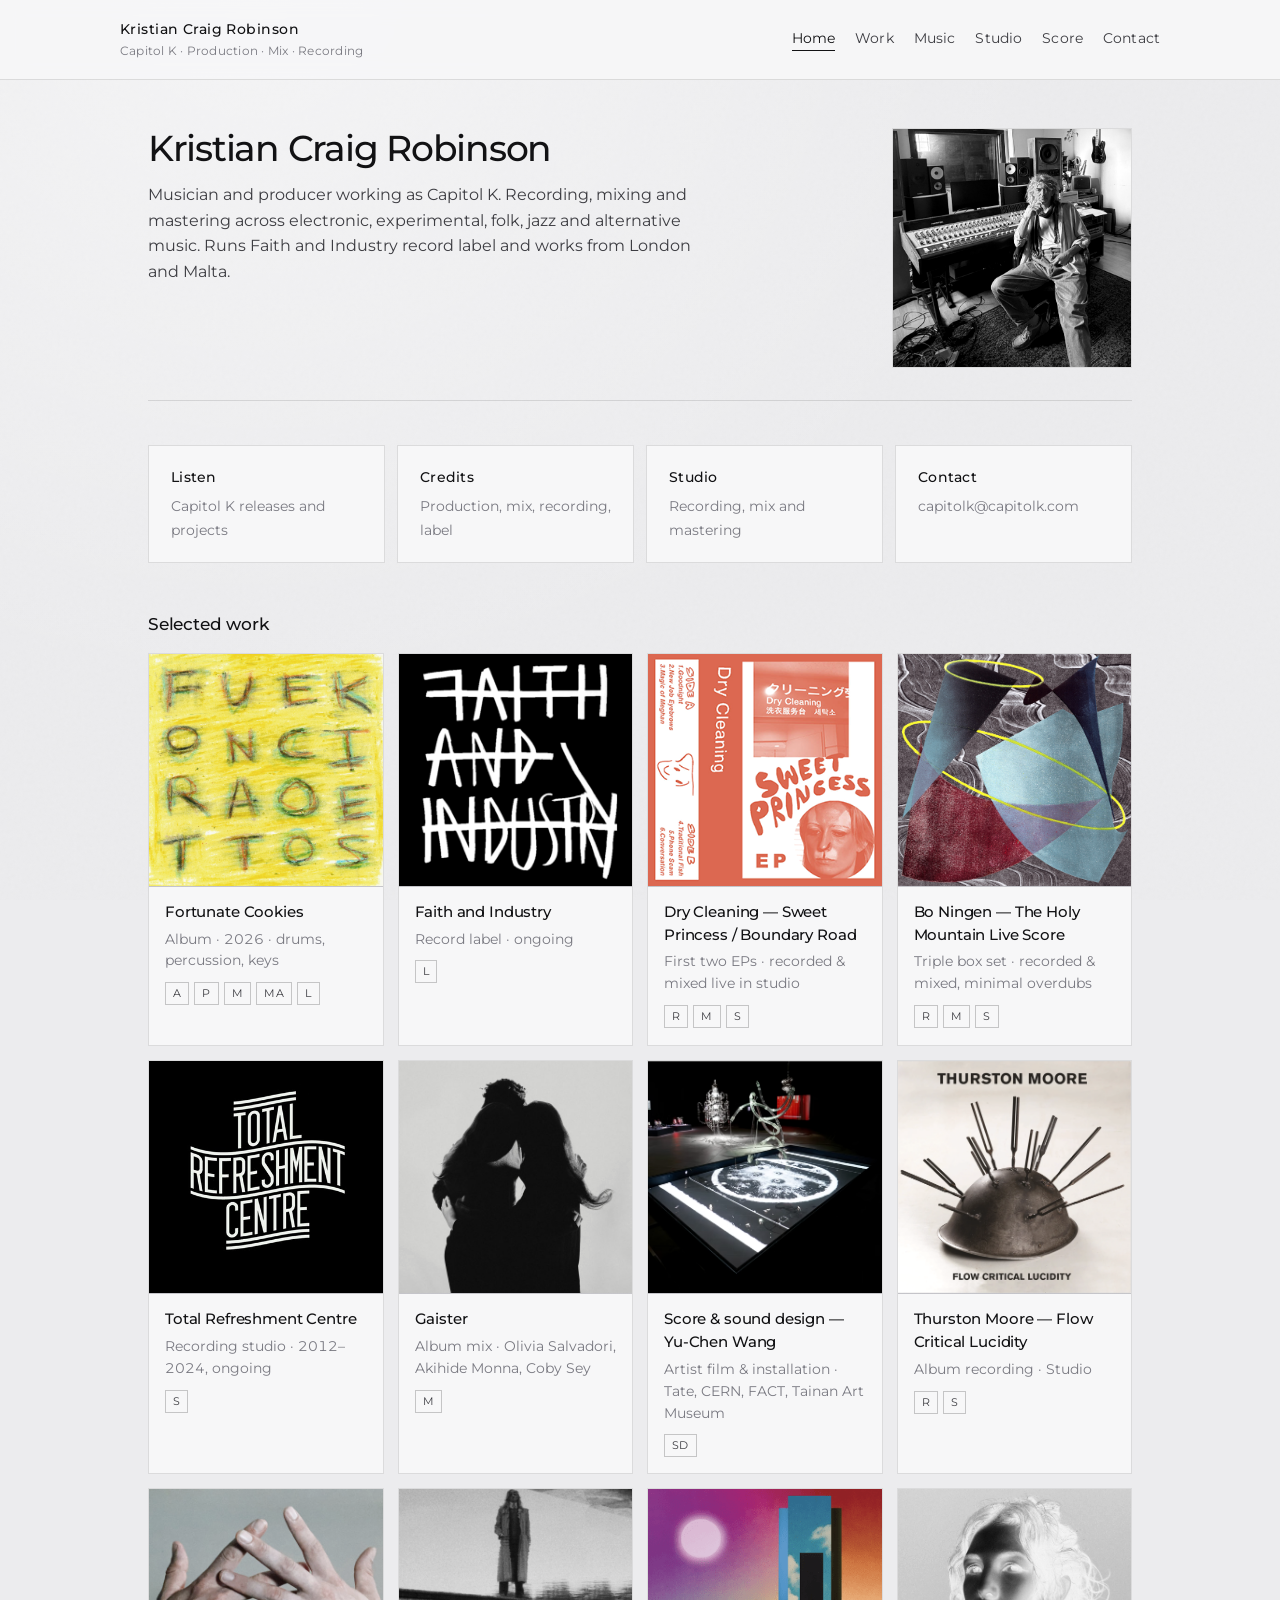
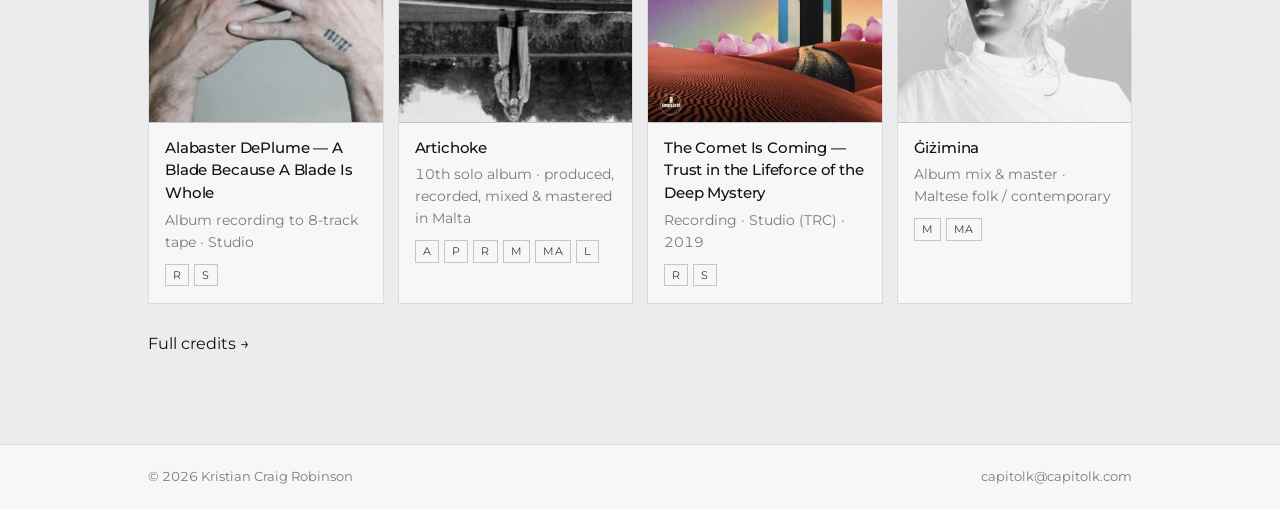
<file: index.html>
<!DOCTYPE html>
<html lang="en">
<head>
  <meta charset="UTF-8">
  <meta name="viewport" content="width=device-width, initial-scale=1.0">
  <title>Kristian Craig Robinson — Capitol K</title>
  <meta name="description" content="Kristian Craig Robinson is a musician, producer, mixer and recording engineer working as Capitol K.">
  <meta name="robots" content="index, follow">
  <link rel="preconnect" href="https://fonts.googleapis.com">
  <link rel="preconnect" href="https://fonts.gstatic.com" crossorigin>
  <link href="https://fonts.googleapis.com/css2?family=Montserrat:wght@400;500;600&display=swap" rel="stylesheet">
  <link rel="stylesheet" href="styles.css">
</head>
<body>
  <div class="site">
    <header>
      <div class="wrap nav-bar">
        <a href="index.html" class="logo">
          Kristian Craig Robinson
          <span>Capitol K · Production · Mix · Recording</span>
        </a>
        <nav>
          <a href="index.html" class="active">Home</a>
          <a href="work.html">Work</a>
          <a href="music.html">Music</a>
          <a href="studio.html">Studio</a>
          <a href="score.html">Score</a>
          <a href="contact.html">Contact</a>
        </nav>
      </div>
    </header>

    <main>
      <div class="wrap">
        <section class="hero hero-with-photo">
          <div class="hero-text">
            <h1>Kristian Craig Robinson</h1>
            <p class="lead">
              Musician and producer working as Capitol K. Recording, mixing and mastering
              across electronic, experimental, folk, jazz and alternative music. Runs Faith and Industry
              record label and works from London and Malta.
            </p>
          </div>
          <figure class="home-portrait">
            <img src="images/kristian-console.jpg" alt="Kristian Craig Robinson at the mixing console" width="800" height="600" loading="lazy">
          </figure>
        </section>

        <div class="paths">
          <a href="music.html" class="path-card">
            <strong>Listen</strong>
            <span>Capitol K releases and projects</span>
          </a>
          <a href="work.html" class="path-card">
            <strong>Credits</strong>
            <span>Production, mix, recording, label</span>
          </a>
          <a href="studio.html" class="path-card">
            <strong>Studio</strong>
            <span>Recording, mix and mastering</span>
          </a>
          <a href="contact.html" class="path-card">
            <strong>Contact</strong>
            <span>capitolk@capitolk.com</span>
          </a>
        </div>

        <section class="selected">
          <h2>Selected work</h2>
          <div class="selected-grid">
            <a href="work.html" class="selected-item" data-hover="Record label · founded 2002 · catalogue ongoing">
              <div class="selected-art">
                <img src="images/faith-and-industry-logo.jpg" alt="Faith and Industry" loading="lazy">
              </div>
              <div class="selected-body">
                <h3>Faith and Industry</h3>
                <p class="muted">Record label · ongoing</p>
                <div class="tags"><span class="tag">L</span></div>
              </div>
            </a>

            <a href="studio.html" class="selected-item" data-hover="Recording studio · operated, co-built and run by Capitol K · 2012–2024, ongoing with visiting sessions">
              <div class="selected-art">
                <img src="images/trc.jpg" alt="Total Refreshment Centre" loading="lazy">
              </div>
              <div class="selected-body">
                <h3>Total Refreshment Centre</h3>
                <p class="muted">Recording studio · 2012–2024, ongoing</p>
                <div class="tags"><span class="tag">S</span></div>
              </div>
            </a>

            <a href="work.html" class="selected-item" data-hover="Experimental Maltese folk, archive and contemporary songwriting with electronic production · Mix & master · 2026">
              <div class="selected-art">
                <img src="images/gizimina.jpg" alt="Ġiżimina" loading="lazy">
              </div>
              <div class="selected-body">
                <h3>Ġiżimina</h3>
                <p class="muted">Album mix & master · Maltese folk / contemporary</p>
                <div class="tags"><span class="tag">M</span><span class="tag">MA</span></div>
              </div>
            </a>

            <a href="work.html" class="selected-item" data-hover="Album mix · Olivia Salvadori, Akihide Monna, Coby Sey · AD 93 · 2024">
              <div class="selected-art">
                <img src="images/gaister.jpg" alt="Gaister" loading="lazy">
              </div>
              <div class="selected-body">
                <h3>Gaister</h3>
                <p class="muted">Album mix · Olivia Salvadori, Akihide Monna, Coby Sey</p>
                <div class="tags"><span class="tag">M</span></div>
              </div>
            </a>

            <a href="work.html" class="selected-item" data-hover="Artist (drums, percussion, keys), co-production, mix, master · Faith and Industry · 2026">
              <div class="selected-art">
                <img src="images/fortunate-cookies.jpg" alt="Fortunate Cookies" loading="lazy">
              </div>
              <div class="selected-body">
                <h3>Fortunate Cookies</h3>
                <p class="muted">Album · 2026 · drums, percussion, keys</p>
                <div class="tags"><span class="tag">A</span><span class="tag">P</span><span class="tag">M</span><span class="tag">MA</span><span class="tag">L</span></div>
              </div>
            </a>

            <a href="music.html" class="selected-item" data-hover="10th solo album · produced, recorded, mixed and mastered in Malta · 2025">
              <div class="selected-art">
                <img src="images/artichoke.jpg" alt="Artichoke" loading="lazy">
              </div>
              <div class="selected-body">
                <h3>Artichoke</h3>
                <p class="muted">10th solo album · produced, recorded, mixed &amp; mastered in Malta</p>
                <div class="tags"><span class="tag">A</span><span class="tag">P</span><span class="tag">R</span><span class="tag">M</span><span class="tag">MA</span><span class="tag">L</span></div>
              </div>
            </a>

            <a href="work.html" class="selected-item" data-hover="Album recording to 8-track tape · International Anthems · Studio (TRC) · 2025">
              <div class="selected-art">
                <img src="images/a-blade.jpg" alt="A Blade Because A Blade Is Whole" loading="lazy">
              </div>
              <div class="selected-body">
                <h3>Alabaster DePlume — A Blade Because A Blade Is Whole</h3>
                <p class="muted">Album recording to 8-track tape · Studio</p>
                <div class="tags"><span class="tag">R</span><span class="tag">S</span></div>
              </div>
            </a>

            <a href="work.html" class="selected-item" data-hover="Album recording · Daydream Library · Studio (TRC) · 2024">
              <div class="selected-art">
                <img src="images/flow-critical-lucidity.png" alt="Flow Critical Lucidity" loading="lazy">
              </div>
              <div class="selected-body">
                <h3>Thurston Moore — Flow Critical Lucidity</h3>
                <p class="muted">Album recording · Studio</p>
                <div class="tags"><span class="tag">R</span><span class="tag">S</span></div>
              </div>
            </a>

            <a href="https://drycleaning.bandcamp.com/album/sweet-princess-ep" target="_blank" rel="noopener" class="selected-item" data-hover="Recorded and mixed first two EPs · Sweet Princess & Boundary Road · 100% live in studio · 2019">
              <div class="selected-art">
                <img src="images/sweet-princess.png" alt="Sweet Princess EP" loading="lazy">
              </div>
              <div class="selected-body">
                <h3>Dry Cleaning — Sweet Princess / Boundary Road</h3>
                <p class="muted">First two EPs · recorded &amp; mixed live in studio</p>
                <div class="tags"><span class="tag">R</span><span class="tag">M</span><span class="tag">S</span></div>
              </div>
            </a>

            <a href="https://music.apple.com/mt/album/trust-in-the-lifeforce-of-the-deep-mystery/1449207816" target="_blank" rel="noopener" class="selected-item" data-hover="Recording · Impulse! · Studio (TRC) · 2019">
              <div class="selected-art">
                <img src="images/trust-lifeforce.png" alt="Trust in the Lifeforce of the Deep Mystery" loading="lazy">
              </div>
              <div class="selected-body">
                <h3>The Comet Is Coming — Trust in the Lifeforce of the Deep Mystery</h3>
                <p class="muted">Recording · Studio (TRC) · 2019</p>
                <div class="tags"><span class="tag">R</span><span class="tag">S</span></div>
              </div>
            </a>


            <a href="score.html" class="selected-item" data-hover="Score & sound design · Tate, CERN, FACT, MoCA · 2017–26">
              <div class="selected-art">
                <img src="images/yuchen-wang.png" alt="Yu-Chen Wang collaborations" loading="lazy"
                     onerror="this.style.display='none'">
              </div>
              <div class="selected-body">
                <h3>Score &amp; sound design — Yu-Chen Wang</h3>
                <p class="muted">Artist film &amp; installation · Tate, CERN, FACT, Tainan Art Museum</p>
                <div class="tags"><span class="tag">SD</span></div>
              </div>
            </a>

          
            <a href="https://boningen.bandcamp.com/album/the-holy-mountain-live-score-written-and-performed-by-bo-ningen" target="_blank" rel="noopener" class="selected-item" data-hover="Epic triple box set · recorded and mixed with minimal overdubs · Studio (TRC) · 2024">
              <div class="selected-art">
                <img src="images/holy-mountain-live-score.jpg" alt="Bo Ningen — The Holy Mountain Live Score" loading="lazy"
                     onerror="this.style.display='none'; this.parentElement.style.background='linear-gradient(160deg,#dddde2,#e2e2e5)'">
              </div>
              <div class="selected-body">
                <h3>Bo Ningen — The Holy Mountain Live Score</h3>
                <p class="muted">Triple box set · recorded &amp; mixed, minimal overdubs</p>
                <div class="tags"><span class="tag">R</span><span class="tag">M</span><span class="tag">S</span></div>
              </div>
            </a>

          </div>
          <p style="margin-top: 1.75rem;">
            <a href="work.html">Full credits →</a>
          </p>
        </section>
      </div>
    </main>

    <footer>
      <div class="wrap footer-inner">
        <span>© 2026 Kristian Craig Robinson</span>
        <span>capitolk@capitolk.com</span>
      </div>
    </footer>
  </div>
  <script>
    (function () {
      var grid = document.querySelector('.selected-grid');
      if (!grid) return;
      var cards = Array.prototype.slice.call(grid.children);
      if (cards.length < 2) return;
      for (var i = cards.length - 1; i > 0; i--) {
        var j = Math.floor(Math.random() * (i + 1));
        var t = cards[i]; cards[i] = cards[j]; cards[j] = t;
      }
      cards.forEach(function (c) {
        c.classList.remove('is-highlight');
        grid.appendChild(c);
      });
    })();
  </script>


</body>
</html>
</file>
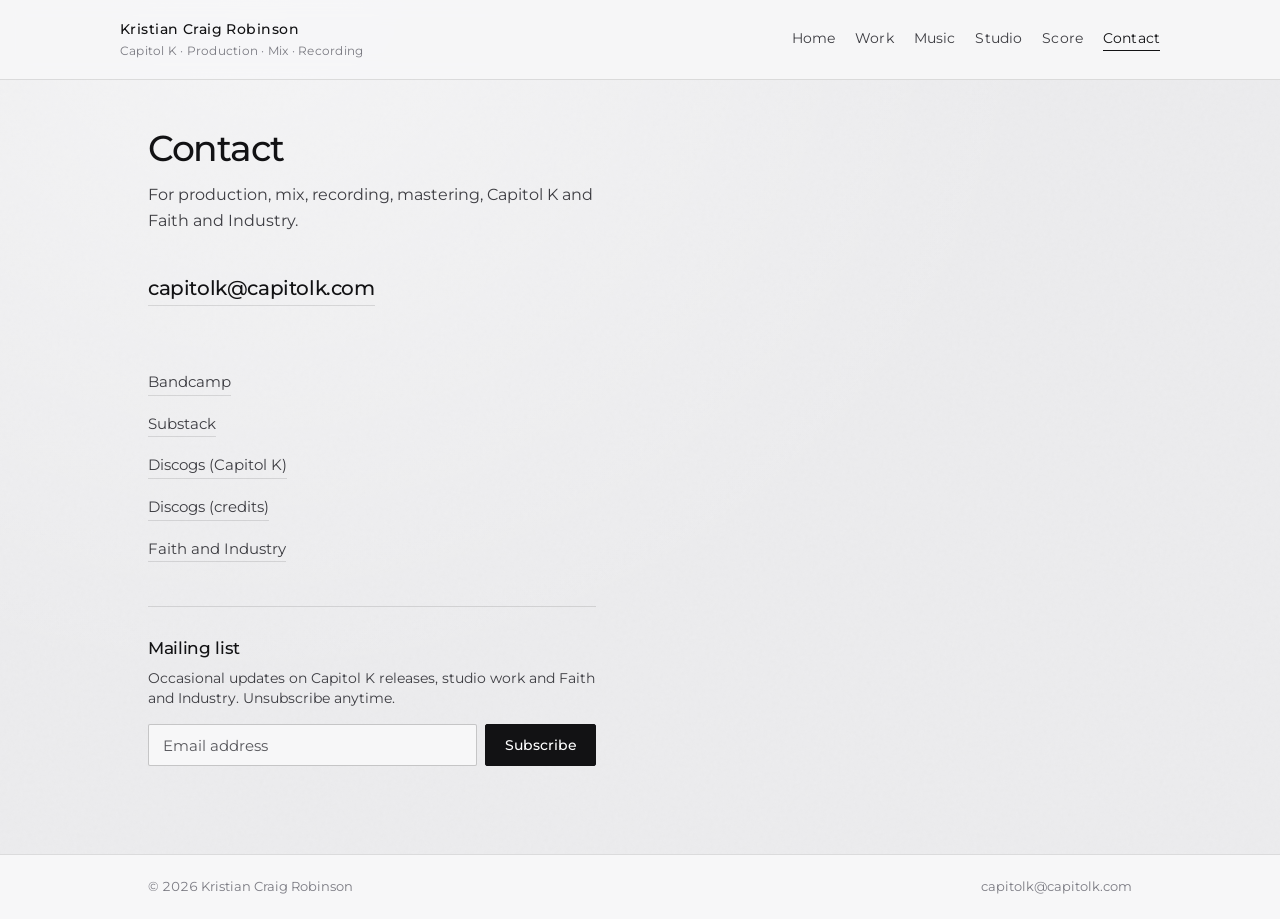
<file: contact.html>
<!DOCTYPE html>
<html lang="en">
<head>
  <meta charset="UTF-8">
  <meta name="viewport" content="width=device-width, initial-scale=1.0">
  <title>Contact — Kristian Craig Robinson</title>
  <meta name="description" content="Contact Kristian Craig Robinson / Capitol K for production, mix, recording and label enquiries.">
  <meta name="robots" content="index, follow">
  <link rel="preconnect" href="https://fonts.googleapis.com">
  <link rel="preconnect" href="https://fonts.gstatic.com" crossorigin>
  <link href="https://fonts.googleapis.com/css2?family=Montserrat:wght@400;500;600&display=swap" rel="stylesheet">
  <link rel="stylesheet" href="styles.css">
</head>
<body>
  <div class="site">
    <header>
      <div class="wrap nav-bar">
        <a href="index.html" class="logo">
          Kristian Craig Robinson
          <span>Capitol K · Production · Mix · Recording</span>
        </a>
        <nav>
          <a href="index.html">Home</a>
          <a href="work.html">Work</a>
          <a href="music.html">Music</a>
          <a href="studio.html">Studio</a>
          <a href="score.html">Score</a>
          <a href="contact.html" class="active">Contact</a>
        </nav>
      </div>
    </header>

        <main>
      <div class="wrap">
        <h1>Contact</h1>
        <div class="contact-block">
          <p class="lead" style="margin-bottom: 2rem;">
            For production, mix, recording, mastering, Capitol K and Faith and Industry.
          </p>

          <a class="contact-email" href="mailto:capitolk@capitolk.com">capitolk@capitolk.com</a>

          <div class="contact-links">
            <a href="https://capitolk.bandcamp.com" target="_blank" rel="noopener">Bandcamp</a>
            <a href="https://substack.com/@capitolk" target="_blank" rel="noopener">Substack</a>
            <a href="https://www.discogs.com/artist/18194-Capitol-K" target="_blank" rel="noopener">Discogs (Capitol K)</a>
            <a href="https://www.discogs.com/artist/420148-Kristian-Craig-Robinson" target="_blank" rel="noopener">Discogs (credits)</a>
            <a href="https://faithandindustry.com" target="_blank" rel="noopener">Faith and Industry</a>
          </div>

          <div class="mail-signup">
            <h2 class="mail-signup-title">Mailing list</h2>
            <p class="mail-signup-note">Occasional updates on Capitol K releases, studio work and Faith and Industry. Unsubscribe anytime.</p>
            <form
              action="https://faithandindustry.us12.list-manage.com/subscribe/post?u=378b275278303c7e7e6188fd3&amp;id=5d217e8e58&amp;f_id=00896ee9f0"
              method="post"
              id="mc-embedded-subscribe-form"
              name="mc-embedded-subscribe-form"
              target="_blank"
              novalidate
              class="mail-form"
            >
              <label class="visually-hidden" for="mce-EMAIL">Email address</label>
              <div class="mail-row">
                <input
                  type="email"
                  name="EMAIL"
                  id="mce-EMAIL"
                  class="mail-input"
                  placeholder="Email address"
                  required
                  value=""
                >
                <!-- anti-bot: do not remove -->
                <div style="position: absolute; left: -5000px;" aria-hidden="true">
                  <input type="text" name="b_378b275278303c7e7e6188fd3_5d217e8e58" tabindex="-1" value="">
                </div>
                <button type="submit" name="subscribe" id="mc-embedded-subscribe" class="mail-btn">Subscribe</button>
              </div>
            </form>
          </div>

        </div>
      </div>
    </main>

    <footer>
      <div class="wrap footer-inner">
        <span>© 2026 Kristian Craig Robinson</span>
        <span>capitolk@capitolk.com</span>
      </div>
    </footer>
  </div>
</body>
</html>
</file>
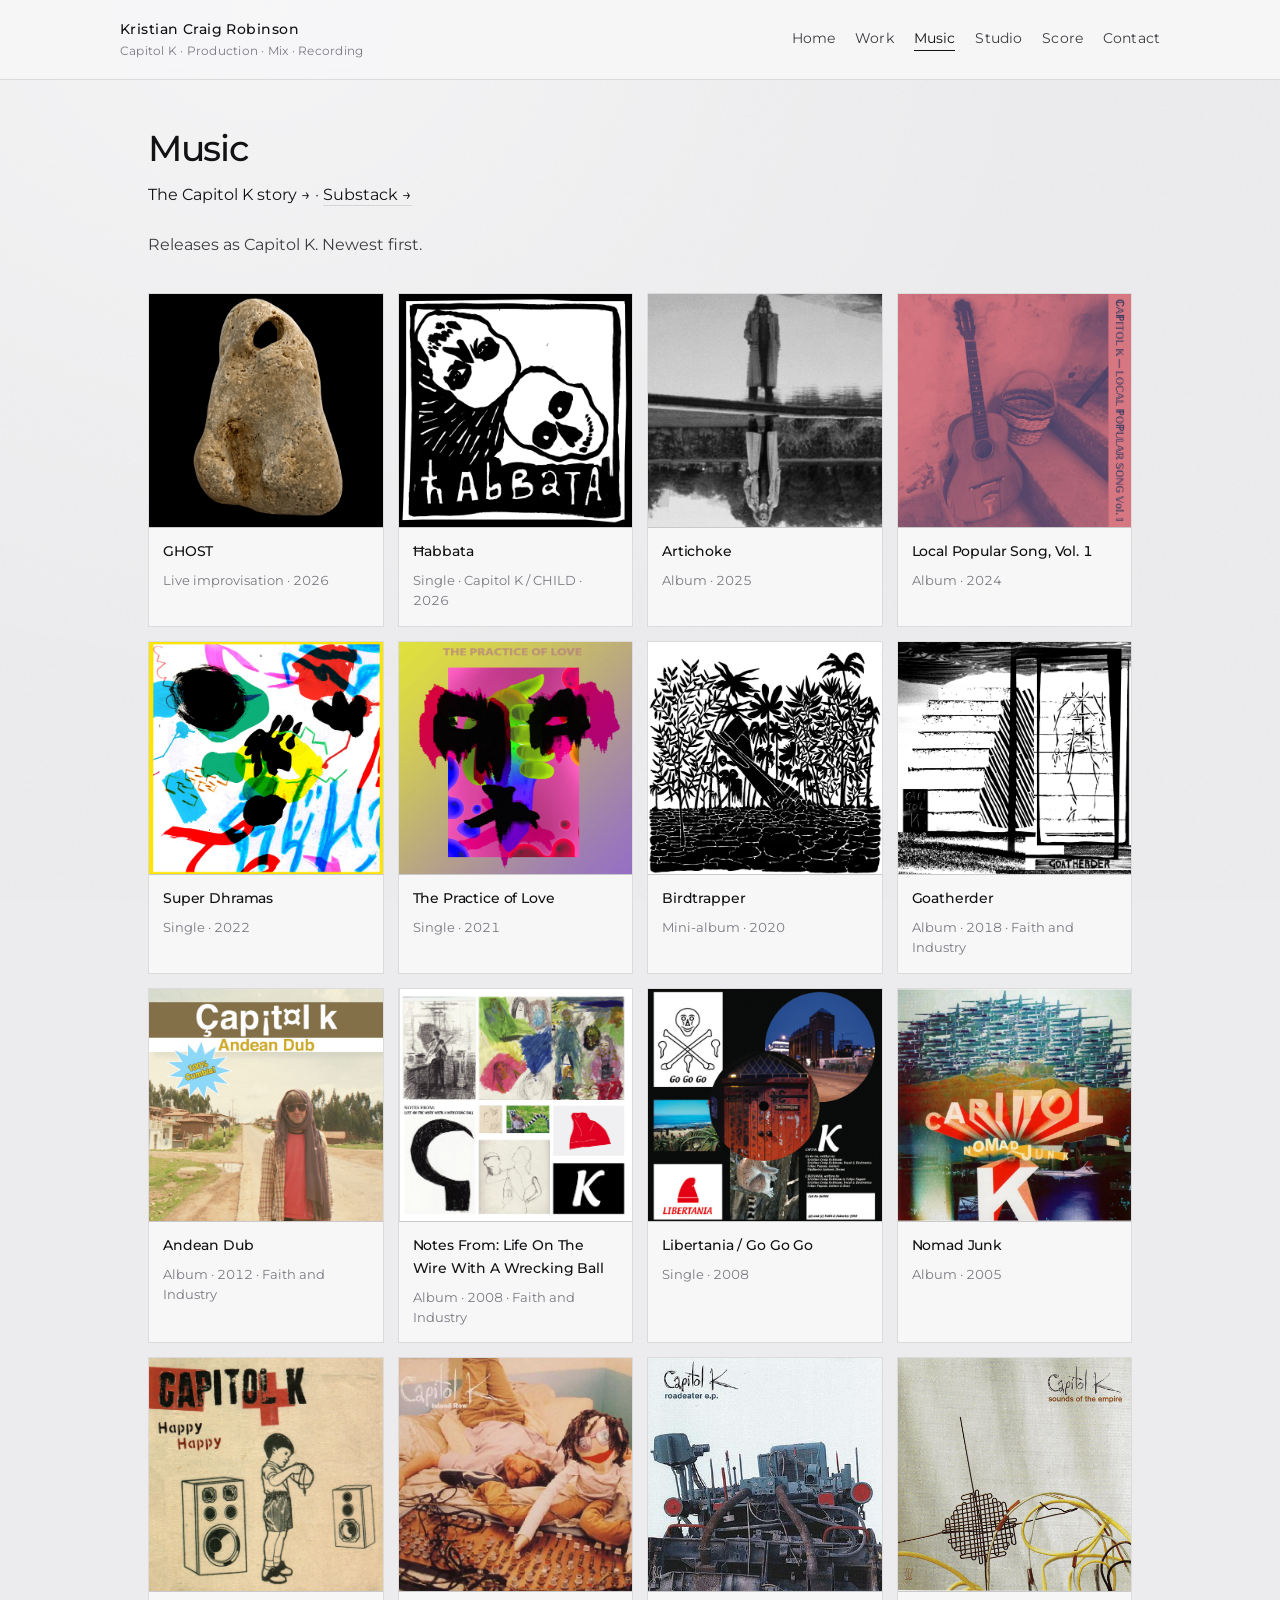
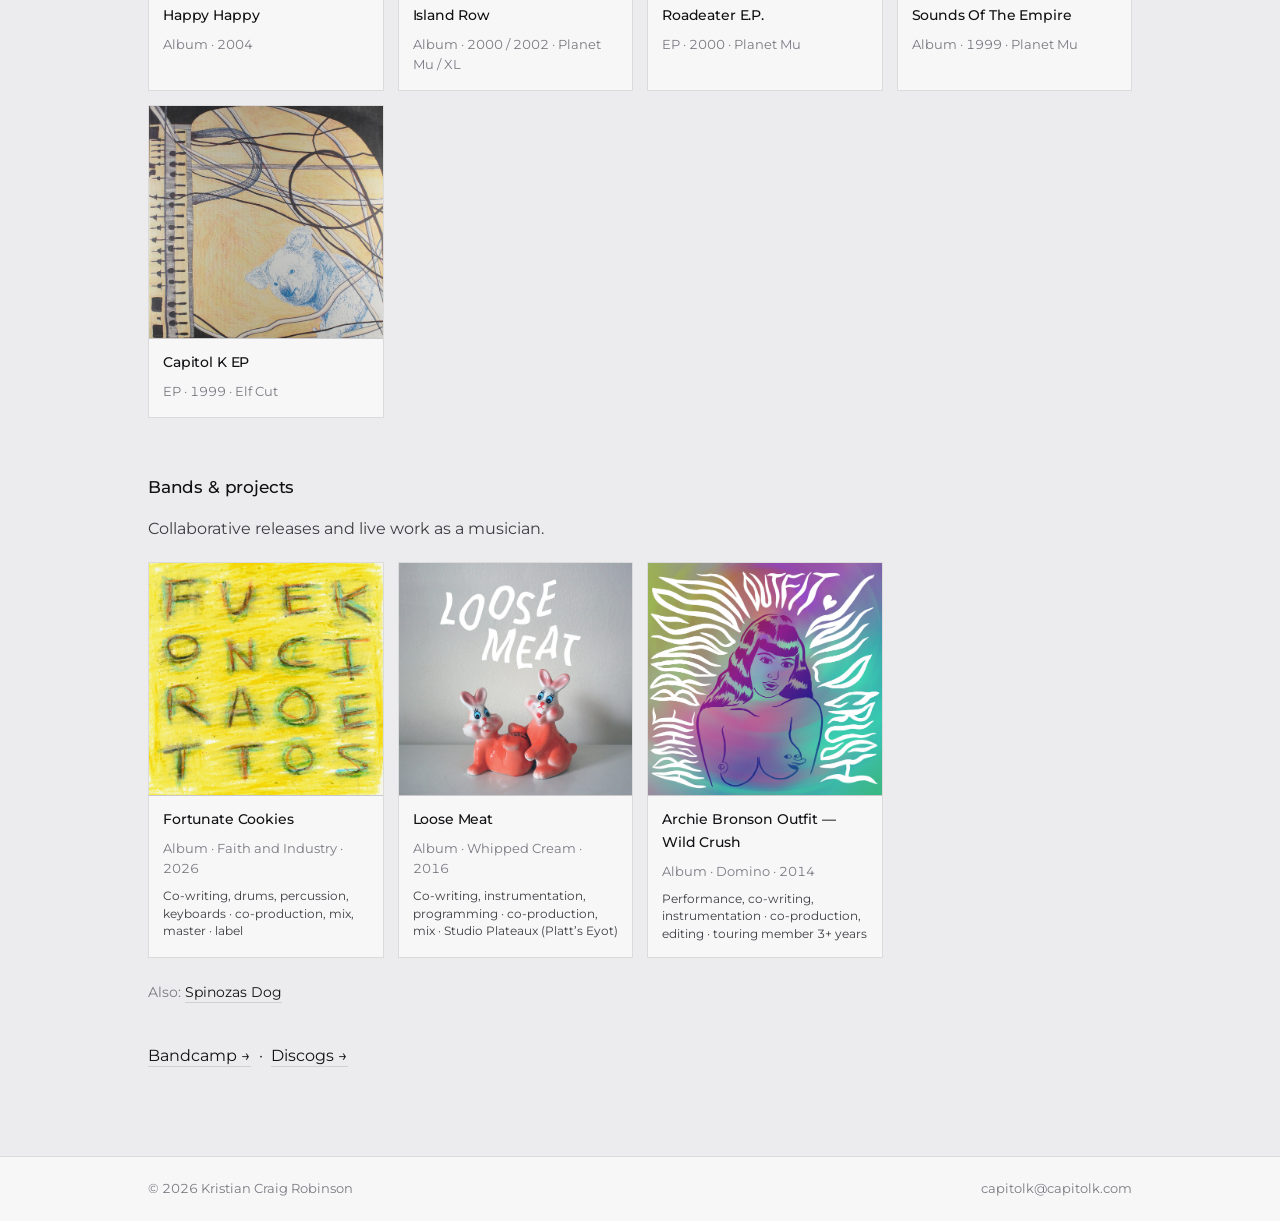
<file: music.html>
<!DOCTYPE html>
<html lang="en">
<head>
  <meta charset="UTF-8">
  <meta name="viewport" content="width=device-width, initial-scale=1.0">
  <title>Music — Capitol K</title>
  <meta name="description" content="Discography of Capitol K (Kristian Craig Robinson): albums, EPs and singles from Planet Mu, XL Recordings and Faith and Industry.">
  <meta name="robots" content="index, follow">
  <link rel="preconnect" href="https://fonts.googleapis.com">
  <link rel="preconnect" href="https://fonts.gstatic.com" crossorigin>
  <link href="https://fonts.googleapis.com/css2?family=Montserrat:wght@400;500;600&display=swap" rel="stylesheet">
  <link rel="stylesheet" href="styles.css">
</head>
<body>
  <div class="site">
    <header>
      <div class="wrap nav-bar">
        <a href="index.html" class="logo">
          Kristian Craig Robinson
          <span>Capitol K · Production · Mix · Recording</span>
        </a>
        <nav>
          <a href="index.html">Home</a>
          <a href="work.html">Work</a>
          <a href="music.html" class="active">Music</a>
          <a href="studio.html">Studio</a>
          <a href="score.html">Score</a>
          <a href="contact.html">Contact</a>
        </nav>
      </div>
    </header>

    <main>
      <div class="wrap">
        <h1>Music</h1>
        <p class="lead" style="margin-bottom: 1.5rem;"><a href="story.html">The Capitol K story →</a> · <a href="https://substack.com/@capitolk" target="_blank" rel="noopener">Substack →</a></p>
        <p class="lead">Releases as Capitol K. Newest first.</p>

        <div class="music-grid">
          <a href="https://capitolk.bandcamp.com/" target="_blank" rel="noopener" class="release">
            <div class="release-art" style="padding:0; overflow:hidden;">
              <img src="images/ghost.jpg" alt="GHOST" style="width:100%; height:100%; object-fit:cover; display:block;">
            </div>
            <h3>GHOST</h3>
            <p class="year">Live improvisation · 2026</p>
          </a>

          <a href="https://capitolk.bandcamp.com/" target="_blank" rel="noopener" class="release">
            <div class="release-art" style="padding:0; overflow:hidden;">
              <img src="images/habbata.jpg" alt="Ħabbata" style="width:100%; height:100%; object-fit:cover; display:block;">
            </div>
            <h3>Ħabbata</h3>
            <p class="year">Single · Capitol K / CHILD · 2026</p>
          </a>

          <a href="https://capitolk.bandcamp.com/album/artichoke" target="_blank" rel="noopener" class="release">
            <div class="release-art" style="padding:0; overflow:hidden;">
              <img src="images/artichoke.jpg" alt="Artichoke" style="width:100%; height:100%; object-fit:cover; display:block;">
            </div>
            <h3>Artichoke</h3>
            <p class="year">Album · 2025</p>
          </a>

          <a href="https://capitolk.bandcamp.com/album/local-popular-song-vol-1" target="_blank" rel="noopener" class="release">
            <div class="release-art" style="padding:0; overflow:hidden;">
              <img src="images/local-popular-song-vol-1.jpg" alt="Local Popular Song" style="width:100%; height:100%; object-fit:cover; display:block;">
            </div>
            <h3>Local Popular Song, Vol. 1</h3>
            <p class="year">Album · 2024</p>
          </a>

          <a href="https://capitolk.bandcamp.com/album/super-dhrama" target="_blank" rel="noopener" class="release">
            <div class="release-art" style="padding:0; overflow:hidden;">
              <img src="images/super-dhramas.jpg" alt="Super Dhramas" style="width:100%; height:100%; object-fit:cover; display:block;">
            </div>
            <h3>Super Dhramas</h3>
            <p class="year">Single · 2022</p>
          </a>

          <a href="https://capitolk.bandcamp.com/album/the-practice-of-love" target="_blank" rel="noopener" class="release">
            <div class="release-art" style="padding:0; overflow:hidden;">
              <img src="images/the-practice-of-love.jpg" alt="Practice of Love" style="width:100%; height:100%; object-fit:cover; display:block;">
            </div>
            <h3>The Practice of Love</h3>
            <p class="year">Single · 2021</p>
          </a>

          <a href="https://capitolk.bandcamp.com/album/birdtrapper" target="_blank" rel="noopener" class="release">
            <div class="release-art" style="padding:0; overflow:hidden;">
              <img src="images/birdtrapper.jpg" alt="Birdtrapper" style="width:100%; height:100%; object-fit:cover; display:block;">
            </div>
            <h3>Birdtrapper</h3>
            <p class="year">Mini-album · 2020</p>
          </a>

          <a href="https://capitolk.bandcamp.com/" target="_blank" rel="noopener" class="release">
            <div class="release-art" style="padding:0; overflow:hidden;">
              <img src="images/goatherder.jpg" alt="Goatherder" style="width:100%; height:100%; object-fit:cover; display:block;">
            </div>
            <h3>Goatherder</h3>
            <p class="year">Album · 2018 · Faith and Industry</p>
          </a>

          <a href="https://capitolk.bandcamp.com/" target="_blank" rel="noopener" class="release">
            <div class="release-art" style="padding:0; overflow:hidden;">
              <img src="images/andean-dub.jpg" alt="Andean Dub" style="width:100%; height:100%; object-fit:cover; display:block;">
            </div>
            <h3>Andean Dub</h3>
            <p class="year">Album · 2012 · Faith and Industry</p>
          </a>

          <a href="https://capitolk.bandcamp.com/" target="_blank" rel="noopener" class="release">
            <div class="release-art" style="padding:0; overflow:hidden;">
              <img src="images/notes-from-life-on-the-wire.jpg" alt="Notes From…" style="width:100%; height:100%; object-fit:cover; display:block;">
            </div>
            <h3>Notes From: Life On The Wire With A Wrecking Ball</h3>
            <p class="year">Album · 2008 · Faith and Industry</p>
          </a>

          <a href="https://capitolk.bandcamp.com/" target="_blank" rel="noopener" class="release">
            <div class="release-art" style="padding:0; overflow:hidden;">
              <img src="images/libertania.jpg" alt="Libertania" style="width:100%; height:100%; object-fit:cover; display:block;">
            </div>
            <h3>Libertania / Go Go Go</h3>
            <p class="year">Single · 2008</p>
          </a>

          <a href="https://capitolk.bandcamp.com/" target="_blank" rel="noopener" class="release">
            <div class="release-art" style="padding:0; overflow:hidden;">
              <img src="images/nomad-junk.jpg" alt="Nomad Junk" style="width:100%; height:100%; object-fit:cover; display:block;">
            </div>
            <h3>Nomad Junk</h3>
            <p class="year">Album · 2005</p>
          </a>

          <a href="https://capitolk.bandcamp.com/" target="_blank" rel="noopener" class="release">
            <div class="release-art" style="padding:0; overflow:hidden;">
              <img src="images/happy-happy.jpg" alt="Happy Happy" style="width:100%; height:100%; object-fit:cover; display:block;">
            </div>
            <h3>Happy Happy</h3>
            <p class="year">Album · 2004</p>
          </a>

          <a href="https://capitolk.bandcamp.com/" target="_blank" rel="noopener" class="release">
            <div class="release-art" style="padding:0; overflow:hidden;">
              <img src="images/island-row.jpg" alt="Island Row" style="width:100%; height:100%; object-fit:cover; display:block;">
            </div>
            <h3>Island Row</h3>
            <p class="year">Album · 2000 / 2002 · Planet Mu / XL</p>
          </a>

          <a href="https://capitolk.bandcamp.com/" target="_blank" rel="noopener" class="release">
            <div class="release-art" style="padding:0; overflow:hidden;">
              <img src="images/roadeater.jpg" alt="Roadeater" style="width:100%; height:100%; object-fit:cover; display:block;">
            </div>
            <h3>Roadeater E.P.</h3>
            <p class="year">EP · 2000 · Planet Mu</p>
          </a>

          <a href="https://capitolk.bandcamp.com/" target="_blank" rel="noopener" class="release">
            <div class="release-art" style="padding:0; overflow:hidden;">
              <img src="images/sounds-of-the-empire.jpg" alt="Sounds Of The Empire" style="width:100%; height:100%; object-fit:cover; display:block;">
            </div>
            <h3>Sounds Of The Empire</h3>
            <p class="year">Album · 1999 · Planet Mu</p>
          </a>

          <a href="https://capitolk.bandcamp.com/" target="_blank" rel="noopener" class="release">
            <div class="release-art" style="padding:0; overflow:hidden;">
              <img src="images/capitol-k-ep.jpg" alt="Capitol K EP" style="width:100%; height:100%; object-fit:cover; display:block;">
            </div>
            <h3>Capitol K EP</h3>
            <p class="year">EP · 1999 · Elf Cut</p>
          </a>
        </div>

        
        <section class="bands" style="margin-top: 3.5rem;">
          <h2>Bands &amp; projects</h2>
          <p class="lead" style="margin-bottom: 1.25rem;">Collaborative releases and live work as a musician.</p>

          <div class="music-grid">
            <a href="https://fortunatecookies.bandcamp.com/album/fortunate-cookies" target="_blank" rel="noopener" class="release">
              <div class="release-art" style="padding:0; overflow:hidden;">
                <img src="images/fortunate-cookies.jpg" alt="Fortunate Cookies" style="width:100%; height:100%; object-fit:cover; display:block;">
              </div>
              <h3>Fortunate Cookies</h3>
              <p class="year">Album · Faith and Industry · 2026</p>
              <p class="year role-line">Co-writing, drums, percussion, keyboards · co-production, mix, master · label</p>
            </a>

            <a href="https://loose-meat.bandcamp.com/album/loose-meat" target="_blank" rel="noopener" class="release">
              <div class="release-art" style="padding:0; overflow:hidden;">
                <img src="images/loose-meat.jpg" alt="Loose Meat" style="width:100%; height:100%; object-fit:cover; display:block;"
                     onerror="this.style.display='none'">
              </div>
              <h3>Loose Meat</h3>
              <p class="year">Album · Whipped Cream · 2016</p>
              <p class="year role-line">Co-writing, instrumentation, programming · co-production, mix · Studio Plateaux (Platt’s Eyot)</p>
            </a>

            <a href="https://archiebronsonoutfit.bandcamp.com/album/wild-crush" target="_blank" rel="noopener" class="release">
              <div class="release-art" style="padding:0; overflow:hidden;">
                <img src="images/wild-crush.jpg" alt="Wild Crush — Archie Bronson Outfit" style="width:100%; height:100%; object-fit:cover; display:block;"
                     onerror="this.style.display='none'">
              </div>
              <h3>Archie Bronson Outfit — Wild Crush</h3>
              <p class="year">Album · Domino · 2014</p>
              <p class="year role-line">Performance, co-writing, instrumentation · co-production, editing · touring member 3+ years</p>
            </a>
          </div>

          <p class="muted" style="margin-top: 1.5rem;">
            Also:
            <a href="https://faithandindustry.com/spinozas-dog/index.html" target="_blank" rel="noopener">Spinozas Dog</a>
          </p>
        </section>

        <p style="margin-top: 2.5rem;">
          <a href="https://capitolk.bandcamp.com" target="_blank" rel="noopener">Bandcamp →</a>
          &nbsp;·&nbsp;
          <a href="https://www.discogs.com/artist/18194-Capitol-K" target="_blank" rel="noopener">Discogs →</a>
        </p>
      </div>
    </main>

    <footer>
      <div class="wrap footer-inner">
        <span>© 2026 Kristian Craig Robinson</span>
        <span>capitolk@capitolk.com</span>
      </div>
    </footer>
  </div>
</body>
</html>
</file>
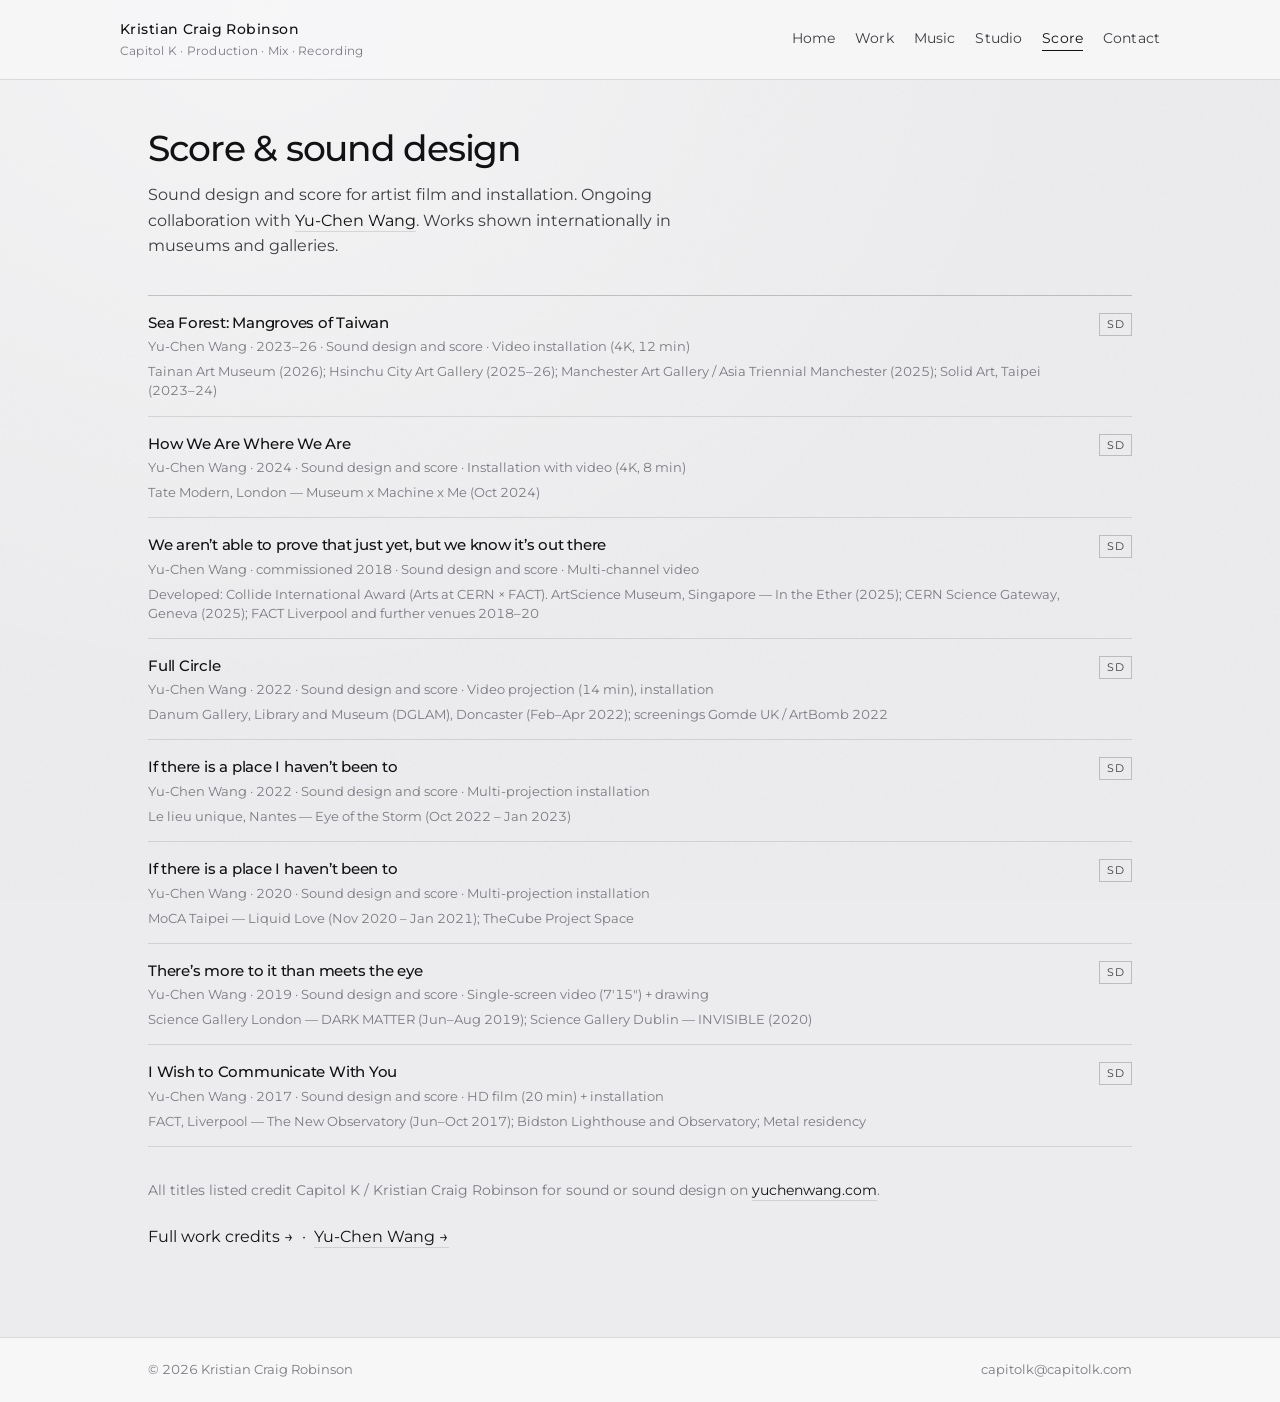
<file: score.html>
<!DOCTYPE html>
<html lang="en">
<head>
  <meta charset="UTF-8">
  <meta name="viewport" content="width=device-width, initial-scale=1.0">
  <title>Score &amp; Sound Design — Kristian Craig Robinson</title>
  <meta name="description" content="Score and sound design for Yu-Chen Wang artist films and installations — Tate, CERN, FACT, MoCA Taipei and more.">
  <meta name="robots" content="index, follow">
  <link rel="preconnect" href="https://fonts.googleapis.com">
  <link rel="preconnect" href="https://fonts.gstatic.com" crossorigin>
  <link href="https://fonts.googleapis.com/css2?family=Montserrat:wght@400;500;600&display=swap" rel="stylesheet">
  <link rel="stylesheet" href="styles.css">
</head>
<body>
  <div class="site">
    <header>
      <div class="wrap nav-bar">
        <a href="index.html" class="logo">
          Kristian Craig Robinson
          <span>Capitol K · Production · Mix · Recording</span>
        </a>
        <nav>
          <a href="index.html">Home</a>
          <a href="work.html">Work</a>
          <a href="music.html">Music</a>
          <a href="studio.html">Studio</a>
          <a href="score.html" class="active">Score</a>
          <a href="contact.html">Contact</a>
        </nav>
      </div>
    </header>

    <main>
      <div class="wrap score-page">
        <h1>Score &amp; sound design</h1>
        <p class="lead">
          Sound design and score for artist film and installation. Ongoing collaboration with
          <a href="https://www.yuchenwang.com/" target="_blank" rel="noopener">Yu-Chen Wang</a>.
          Works shown internationally in museums and galleries.
        </p>

        <div class="credit-list">

          <div class="credit">
            <div>
              <div class="credit-title">Sea Forest: Mangroves of Taiwan</div>
              <div class="credit-meta">Yu-Chen Wang · 2023–26 · Sound design and score · Video installation (4K, 12 min)</div>
              <div class="credit-meta" style="margin-top: 6px;">
                Tainan Art Museum (2026); Hsinchu City Art Gallery (2025–26);
                Manchester Art Gallery / Asia Triennial Manchester (2025); Solid Art, Taipei (2023–24)
              </div>
            </div>
            <div class="tags"><span class="tag">SD</span></div>
          </div>

          <div class="credit">
            <div>
              <div class="credit-title">How We Are Where We Are</div>
              <div class="credit-meta">Yu-Chen Wang · 2024 · Sound design and score · Installation with video (4K, 8 min)</div>
              <div class="credit-meta" style="margin-top: 6px;">
                Tate Modern, London — Museum x Machine x Me (Oct 2024)
              </div>
            </div>
            <div class="tags"><span class="tag">SD</span></div>
          </div>

          <div class="credit">
            <div>
              <div class="credit-title">We aren’t able to prove that just yet, but we know it’s out there</div>
              <div class="credit-meta">Yu-Chen Wang · commissioned 2018 · Sound design and score · Multi-channel video</div>
              <div class="credit-meta" style="margin-top: 6px;">
                Developed: Collide International Award (Arts at CERN × FACT).
                ArtScience Museum, Singapore — In the Ether (2025); CERN Science Gateway, Geneva (2025);
                FACT Liverpool and further venues 2018–20
              </div>
            </div>
            <div class="tags"><span class="tag">SD</span></div>
          </div>

          <div class="credit">
            <div>
              <div class="credit-title">Full Circle</div>
              <div class="credit-meta">Yu-Chen Wang · 2022 · Sound design and score · Video projection (14 min), installation</div>
              <div class="credit-meta" style="margin-top: 6px;">
                Danum Gallery, Library and Museum (DGLAM), Doncaster (Feb–Apr 2022);
                screenings Gomde UK / ArtBomb 2022
              </div>
            </div>
            <div class="tags"><span class="tag">SD</span></div>
          </div>

          <div class="credit">
            <div>
              <div class="credit-title">If there is a place I haven’t been to</div>
              <div class="credit-meta">Yu-Chen Wang · 2022 · Sound design and score · Multi-projection installation</div>
              <div class="credit-meta" style="margin-top: 6px;">
                Le lieu unique, Nantes — Eye of the Storm (Oct 2022 – Jan 2023)
              </div>
            </div>
            <div class="tags"><span class="tag">SD</span></div>
          </div>

          <div class="credit">
            <div>
              <div class="credit-title">If there is a place I haven’t been to</div>
              <div class="credit-meta">Yu-Chen Wang · 2020 · Sound design and score · Multi-projection installation</div>
              <div class="credit-meta" style="margin-top: 6px;">
                MoCA Taipei — Liquid Love (Nov 2020 – Jan 2021); TheCube Project Space
              </div>
            </div>
            <div class="tags"><span class="tag">SD</span></div>
          </div>

          <div class="credit">
            <div>
              <div class="credit-title">There’s more to it than meets the eye</div>
              <div class="credit-meta">Yu-Chen Wang · 2019 · Sound design and score · Single-screen video (7'15") + drawing</div>
              <div class="credit-meta" style="margin-top: 6px;">
                Science Gallery London — DARK MATTER (Jun–Aug 2019);
                Science Gallery Dublin — INVISIBLE (2020)
              </div>
            </div>
            <div class="tags"><span class="tag">SD</span></div>
          </div>

          <div class="credit">
            <div>
              <div class="credit-title">I Wish to Communicate With You</div>
              <div class="credit-meta">Yu-Chen Wang · 2017 · Sound design and score · HD film (20 min) + installation</div>
              <div class="credit-meta" style="margin-top: 6px;">
                FACT, Liverpool — The New Observatory (Jun–Oct 2017);
                Bidston Lighthouse and Observatory; Metal residency
              </div>
            </div>
            <div class="tags"><span class="tag">SD</span></div>
          </div>

        </div>

        <p class="muted" style="margin-top: 2rem; font-size: 0.9rem;">
          All titles listed credit Capitol K / Kristian Craig Robinson for sound or sound design on
          <a href="https://www.yuchenwang.com/works" target="_blank" rel="noopener">yuchenwang.com</a>.
        </p>

        <p style="margin-top: 1.5rem;">
          <a href="work.html">Full work credits →</a>
          &nbsp;·&nbsp;
          <a href="https://www.yuchenwang.com/" target="_blank" rel="noopener">Yu-Chen Wang →</a>
        </p>
      </div>
    </main>

    <footer>
      <div class="wrap footer-inner">
        <span>© 2026 Kristian Craig Robinson</span>
        <span>capitolk@capitolk.com</span>
      </div>
    </footer>
  </div>
</body>
</html>
</file>
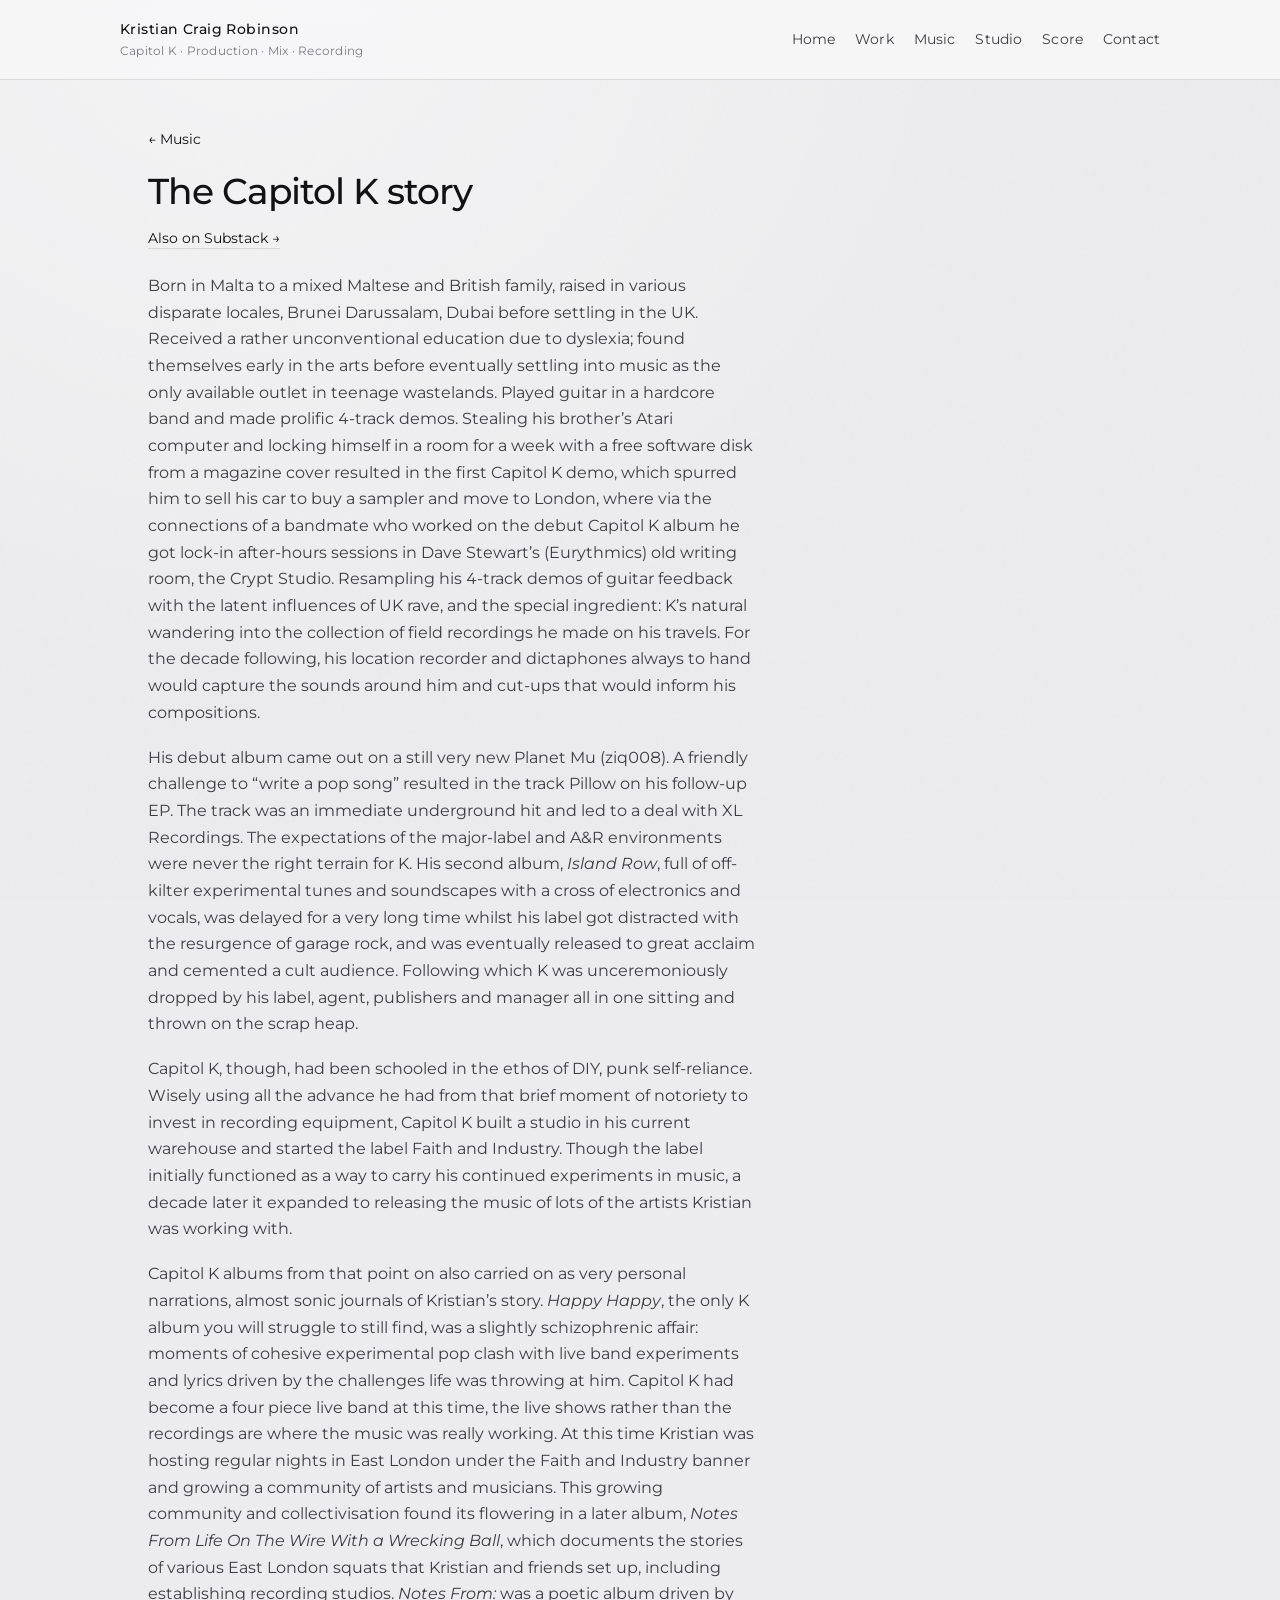
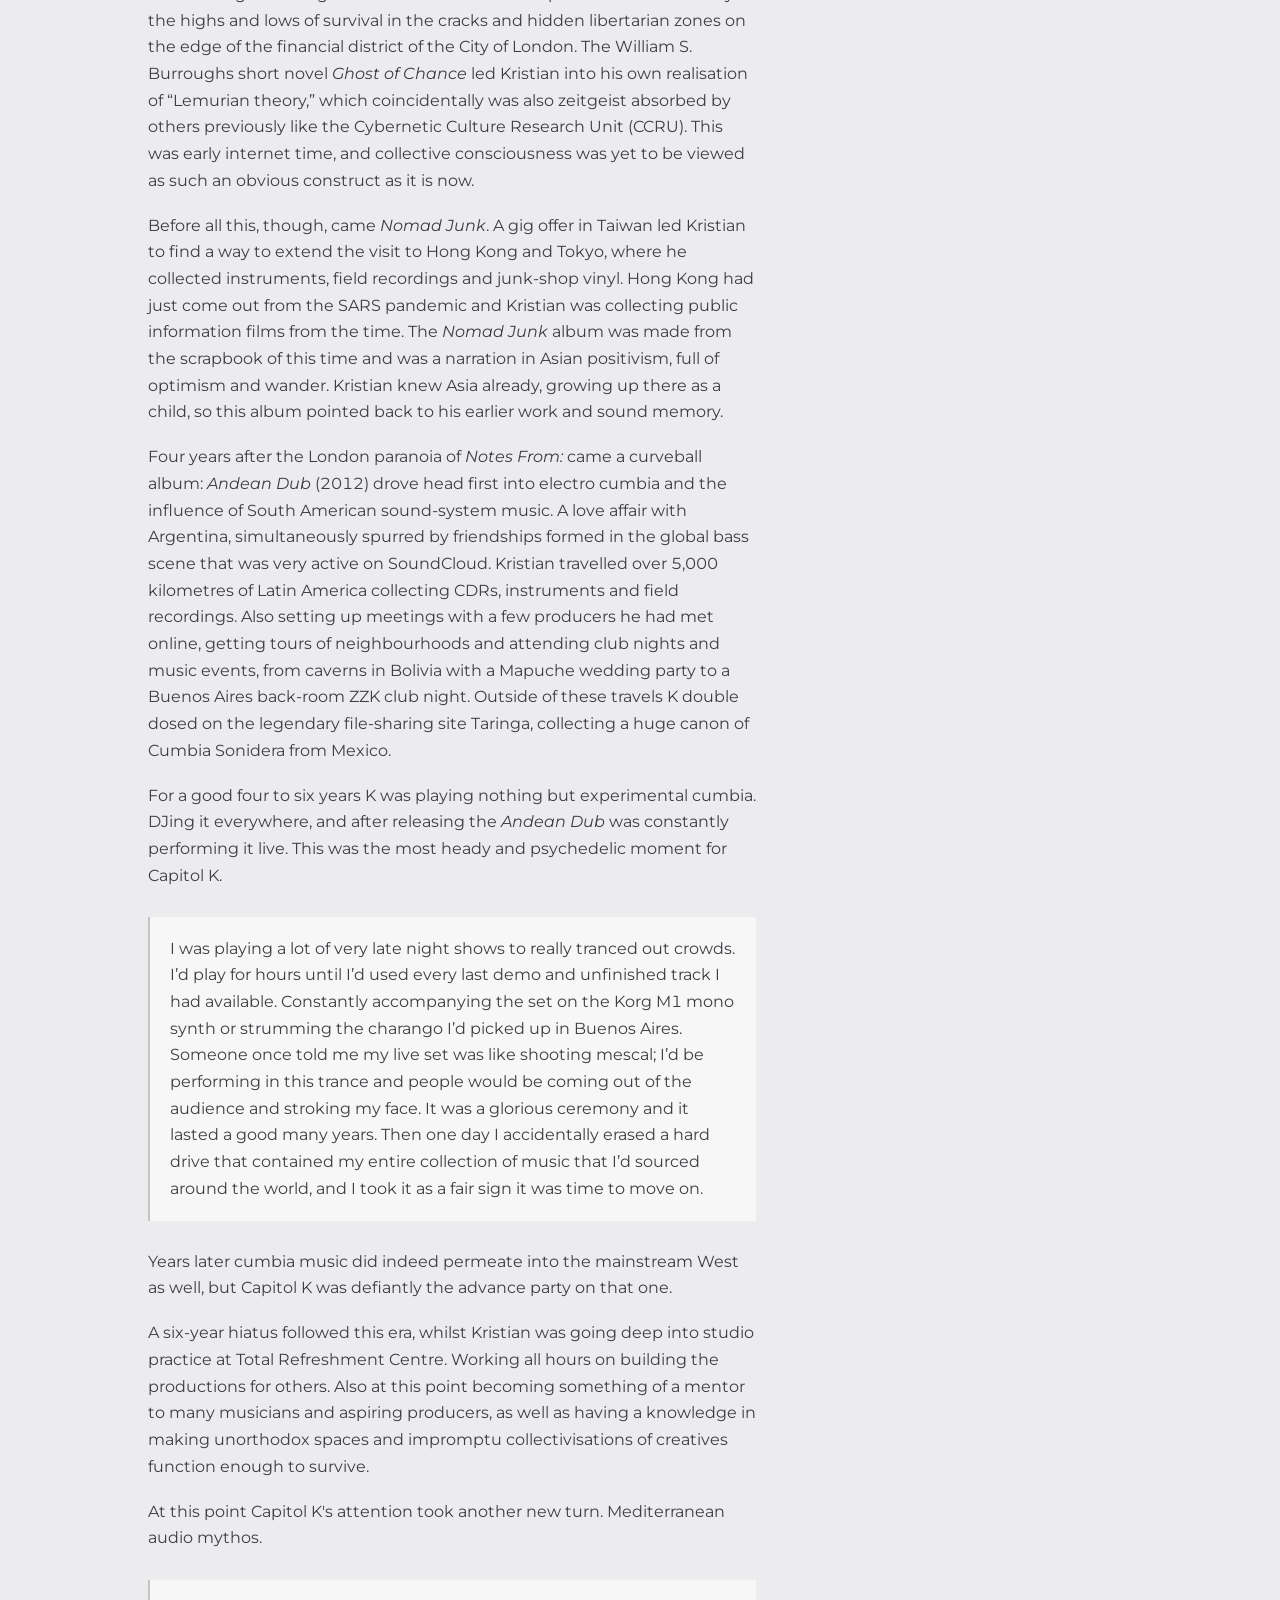
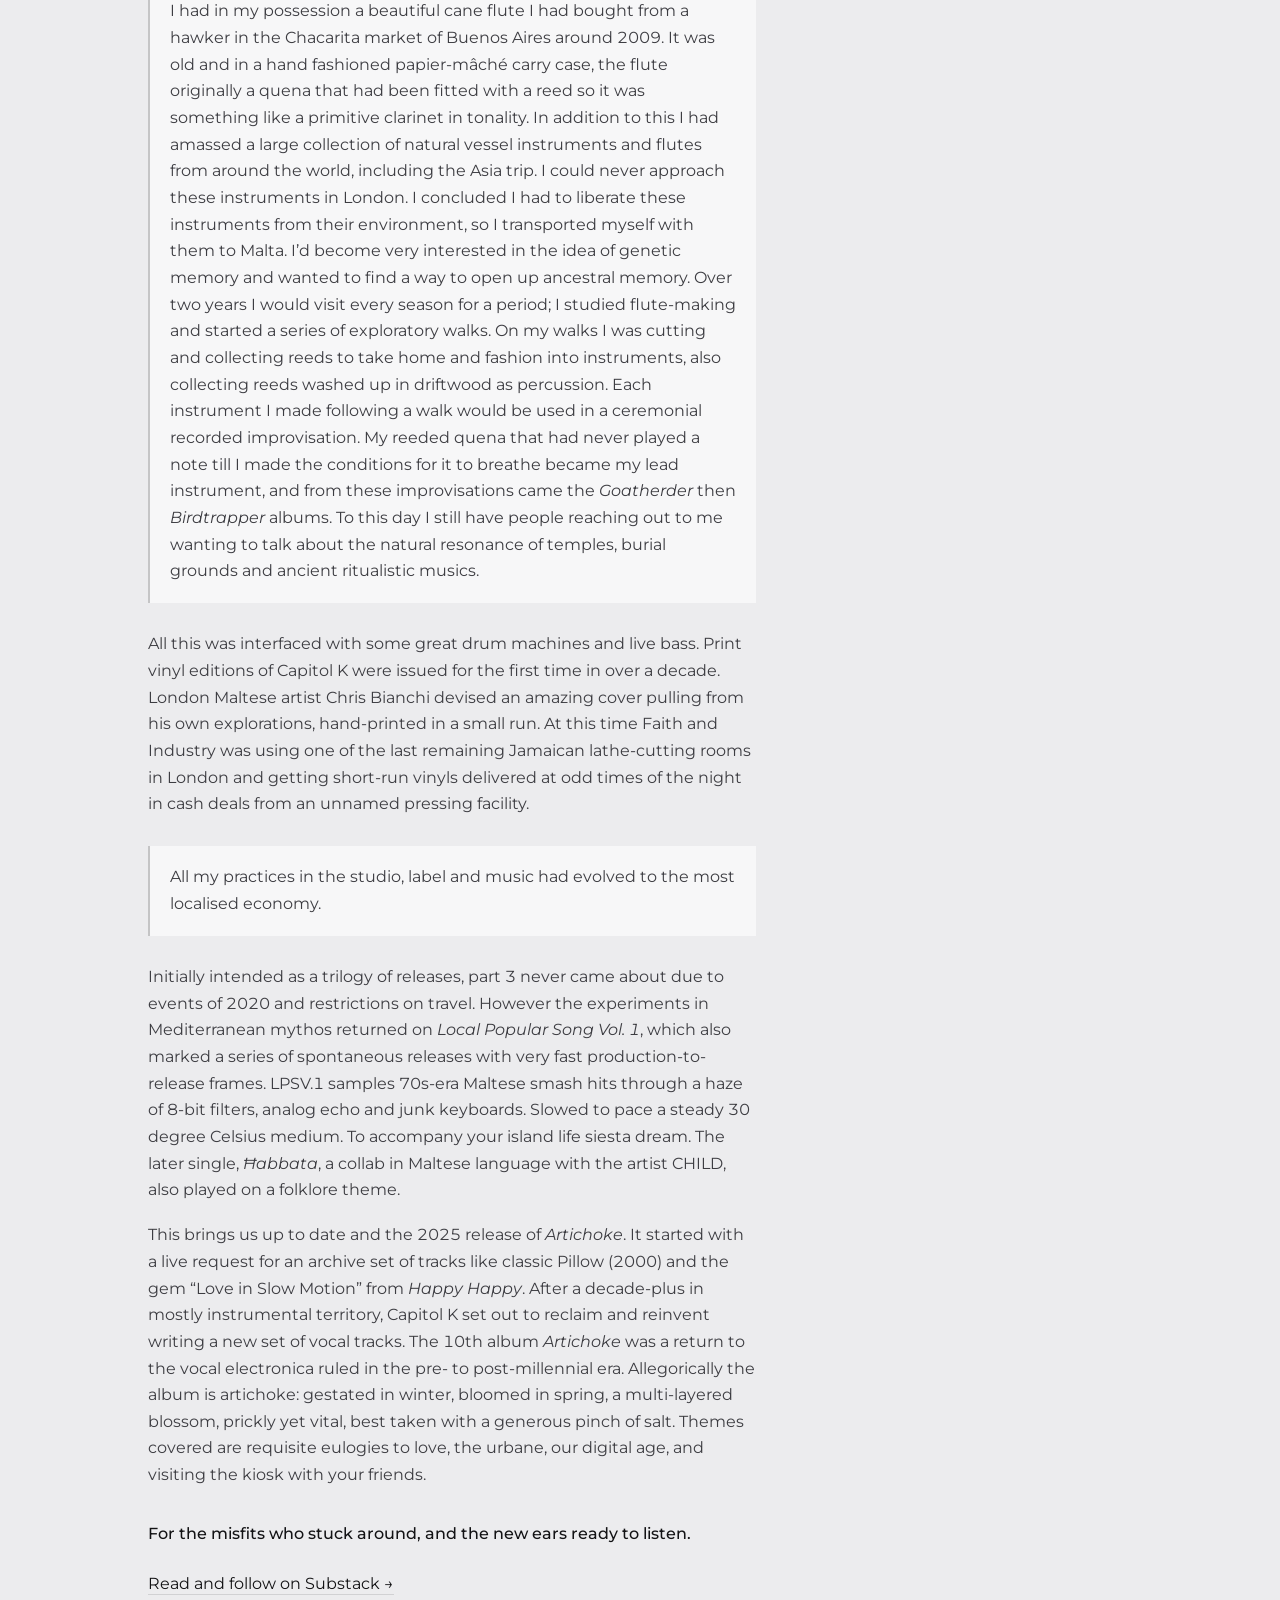
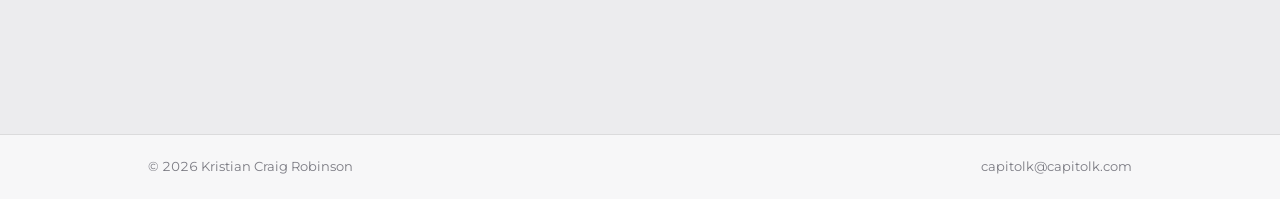
<file: story.html>
<!DOCTYPE html>
<html lang="en">
<head>
  <meta charset="UTF-8">
  <meta name="viewport" content="width=device-width, initial-scale=1.0">
  <title>The Capitol K story — Kristian Craig Robinson</title>
  <meta name="description" content="The Capitol K story: twenty-plus years of records, field recordings, Faith and Industry, and the path from Planet Mu and XL to Malta.">
  <meta name="robots" content="index, follow">
  <link rel="canonical" href="https://capitolk.com/story.html">
  <link rel="preconnect" href="https://fonts.googleapis.com">
  <link rel="preconnect" href="https://fonts.gstatic.com" crossorigin>
  <link href="https://fonts.googleapis.com/css2?family=Montserrat:wght@400;500;600&display=swap" rel="stylesheet">
  <link rel="stylesheet" href="styles.css">
</head>
<body>
  <div class="site">
    <header>
      <div class="wrap nav-bar">
        <a href="index.html" class="logo">
          Kristian Craig Robinson
          <span>Capitol K · Production · Mix · Recording</span>
        </a>
        <nav>
          <a href="index.html">Home</a>
          <a href="work.html">Work</a>
          <a href="music.html">Music</a>
          <a href="studio.html">Studio</a>
          <a href="score.html">Score</a>
          <a href="contact.html">Contact</a>
        </nav>
      </div>
    </header>

    <main>
      <div class="wrap">
        <article class="story">
          <p class="story-back"><a href="music.html">← Music</a></p>
          <h1>The Capitol K story</h1>
          <p class="story-sublinks"><a href="https://substack.com/@capitolk" target="_blank" rel="noopener">Also on Substack →</a></p>

          <div class="story-body">
            <p>Born in Malta to a mixed Maltese and British family, raised in various disparate locales, Brunei Darussalam, Dubai before settling in the UK. Received a rather unconventional education due to dyslexia; found themselves early in the arts before eventually settling into music as the only available outlet in teenage wastelands. Played guitar in a hardcore band and made prolific 4-track demos. Stealing his brother’s Atari computer and locking himself in a room for a week with a free software disk from a magazine cover resulted in the first Capitol K demo, which spurred him to sell his car to buy a sampler and move to London, where via the connections of a bandmate who worked on the debut Capitol K album he got lock-in after-hours sessions in Dave Stewart’s (Eurythmics) old writing room, the Crypt Studio. Resampling his 4-track demos of guitar feedback with the latent influences of UK rave, and the special ingredient: K’s natural wandering into the collection of field recordings he made on his travels. For the decade following, his location recorder and dictaphones always to hand would capture the sounds around him and cut-ups that would inform his compositions.</p>

            <p>His debut album came out on a still very new Planet Mu (ziq008). A friendly challenge to “write a pop song” resulted in the track Pillow on his follow-up EP. The track was an immediate underground hit and led to a deal with XL Recordings. The expectations of the major-label and A&amp;R environments were never the right terrain for K. His second album, <em>Island Row</em>, full of off-kilter experimental tunes and soundscapes with a cross of electronics and vocals, was delayed for a very long time whilst his label got distracted with the resurgence of garage rock, and was eventually released to great acclaim and cemented a cult audience. Following which K was unceremoniously dropped by his label, agent, publishers and manager all in one sitting and thrown on the scrap heap.</p>

            <p>Capitol K, though, had been schooled in the ethos of DIY, punk self-reliance. Wisely using all the advance he had from that brief moment of notoriety to invest in recording equipment, Capitol K built a studio in his current warehouse and started the label Faith and Industry. Though the label initially functioned as a way to carry his continued experiments in music, a decade later it expanded to releasing the music of lots of the artists Kristian was working with.</p>

            <p>Capitol K albums from that point on also carried on as very personal narrations, almost sonic journals of Kristian’s story. <em>Happy Happy</em>, the only K album you will struggle to still find, was a slightly schizophrenic affair: moments of cohesive experimental pop clash with live band experiments and lyrics driven by the challenges life was throwing at him. Capitol K had become a four piece live band at this time, the live shows rather than the recordings are where the music was really working. 
              At this time Kristian was hosting regular nights in East London under the Faith and Industry banner and growing a community of artists and musicians. 
              This growing community and collectivisation found its flowering in a later album, <em>Notes From Life On The Wire With a Wrecking Ball</em>, which 
              documents the stories of various East London squats that Kristian and friends set up, including establishing recording studios. <em>Notes From:</em> was a poetic album 
              driven by the highs and lows of survival in the cracks and hidden libertarian zones on the edge of the financial district of the City of London. The William S. Burroughs short novel <em>Ghost of Chance</em> led Kristian into his own realisation of “Lemurian theory,” which coincidentally was also zeitgeist absorbed by others previously like the Cybernetic Culture Research Unit (CCRU). This was early internet time, and collective consciousness was yet to be viewed as such an obvious construct as it is now.</p>

            <p>Before all this, though, came <em>Nomad Junk</em>. A gig offer in Taiwan led Kristian to find a way to extend the visit to Hong Kong and Tokyo, where he collected instruments, field recordings and junk-shop vinyl. Hong Kong had just come out from the SARS pandemic and Kristian was collecting public information films from the time. The <em>Nomad Junk</em> album was made from the scrapbook of this time and was a narration in Asian positivism, full of optimism and wander. Kristian knew Asia already, growing up there as a child, so this album pointed back to his earlier work and sound memory.</p>

            <p>Four years after the London paranoia of <em>Notes From:</em> came a curveball album: <em>Andean Dub</em> (2012) drove head first into electro cumbia and the influence of South American sound-system music. A love affair with Argentina, simultaneously spurred by friendships formed in the global bass scene that was very active on SoundCloud. Kristian travelled over 5,000 kilometres of Latin America collecting CDRs, instruments and field recordings. Also setting up meetings with a few producers he had met online, getting tours of neighbourhoods and attending club nights and music events, from caverns in Bolivia with a Mapuche wedding party to a Buenos Aires back-room ZZK club night. Outside of these travels K double dosed on the legendary file-sharing site Taringa, collecting a huge canon of Cumbia Sonidera from Mexico.</p>

            <p>For a good four to six years K was playing nothing but experimental cumbia. DJing it everywhere, and after releasing the <em>Andean Dub</em> was constantly performing it live. This was the most heady and psychedelic moment for Capitol K.</p>

            <div class="story-voice">
              <p>I was playing a lot of very late night shows to really tranced out crowds. I’d play for hours until I’d used every last demo and unfinished track I had available. Constantly accompanying the set on the Korg M1 mono synth or strumming the charango I’d picked up in Buenos Aires. Someone once told me my live set was like shooting mescal; I’d be performing in this trance and people would be coming out of the audience and stroking my face. It was a glorious ceremony and it lasted a good many years. Then one day I accidentally erased a hard drive that contained my entire collection of music that I’d sourced around the world, and I took it as a fair sign it was time to move on.</p>
            </div>

            <p>Years later cumbia music did indeed permeate into the mainstream West as well, but Capitol K was defiantly the advance party on that one.</p>

            <p>A six-year hiatus followed this era, whilst Kristian was going deep into studio practice at Total Refreshment Centre. Working all hours on building the productions for others. Also at this point becoming something of a mentor to many musicians and aspiring producers, as well as having a knowledge in making unorthodox spaces and impromptu collectivisations of creatives function enough to survive.</p>

            <p>At this point Capitol K's attention took another new turn. Mediterranean audio mythos.</p>
            <div class="story-voice">
              <p>I had in my possession a beautiful cane flute I had bought from a hawker in the Chacarita market of Buenos Aires around 2009. It was old and in a hand fashioned papier-mâché carry case, the flute originally a quena that had been fitted with a reed so it was something like a primitive clarinet in tonality. In addition to this I had amassed a large collection of natural vessel instruments and flutes from around the world, including the Asia trip. I could never approach these instruments in London. I concluded I had to liberate these instruments from their environment, so I transported myself with them to Malta. I’d become very interested in the idea of genetic memory and wanted to find a way to open up ancestral memory. Over two years I would visit every season for a period; I studied flute-making and started a series of exploratory walks. On my walks I was cutting and collecting reeds to take home and fashion into instruments, also collecting reeds washed up in driftwood as percussion. Each instrument I made following a walk would be used in a ceremonial recorded improvisation. My reeded quena that had never played a note till I made the conditions for it to breathe became my lead instrument, and from these improvisations came the <em>Goatherder</em> then <em>Birdtrapper</em> albums. To this day I still have people reaching out to me wanting to talk about the natural resonance of temples, burial grounds and ancient ritualistic musics.</p>
            </div>

            <p>All this was interfaced with some great drum machines and live bass. Print vinyl editions of Capitol K were issued for the first time in over a decade. London Maltese artist Chris Bianchi devised an amazing cover pulling from his own explorations, hand-printed in a small run. At this time Faith and Industry was using one of the last remaining Jamaican lathe-cutting rooms in London and getting short-run vinyls delivered at odd times of the night in cash deals from an unnamed pressing facility.</p>

            <div class="story-voice">
              <p>All my practices in the studio, label and music had evolved to the most localised economy.</p>
            </div>

            <p>Initially intended as a trilogy of releases, part 3 never came about due to events of 2020 and restrictions on travel. However the experiments in Mediterranean mythos returned on <em>Local Popular Song Vol. 1</em>, which also marked a series of spontaneous releases with very fast production-to-release frames. LPSV.1 samples 70s-era Maltese smash hits through a haze of 8-bit filters, analog echo and junk keyboards. Slowed to pace a steady 30 degree Celsius medium. To accompany your island life siesta dream. The later single, <em>Ħabbata</em>, a collab in Maltese language with the artist CHILD, also played on a folklore theme.</p>

            <p>This brings us up to date and the 2025 release of <em>Artichoke</em>. It started with a live request for an archive set of tracks like classic Pillow (2000) and the gem “Love in Slow Motion” from <em>Happy Happy</em>. After a decade-plus in mostly instrumental territory, Capitol K set out to reclaim and reinvent writing a new set of vocal tracks. The 10th album <em>Artichoke</em> was a return to the vocal electronica ruled in 
              the pre- to post-millennial era. Allegorically the album is artichoke: gestated in winter, bloomed in spring, a multi-layered blossom, 
              prickly yet vital, best taken with a generous pinch of salt. Themes covered are requisite eulogies to love, the urbane, our digital age, 
              and visiting the kiosk with your friends.</p>

            <p class="story-close">For the misfits who stuck around, and the new ears ready to listen.</p>
            <p class="story-sublinks" style="margin-top: 1.5rem;"><a href="https://substack.com/@capitolk" target="_blank" rel="noopener">Read and follow on Substack →</a></p>
          </div>
        </article>
      </div>
    </main>

    <footer>
      <div class="wrap footer-inner">
        <span>© 2026 Kristian Craig Robinson</span>
        <span>capitolk@capitolk.com</span>
      </div>
    </footer>
  </div>
</body>
</html>
</file>
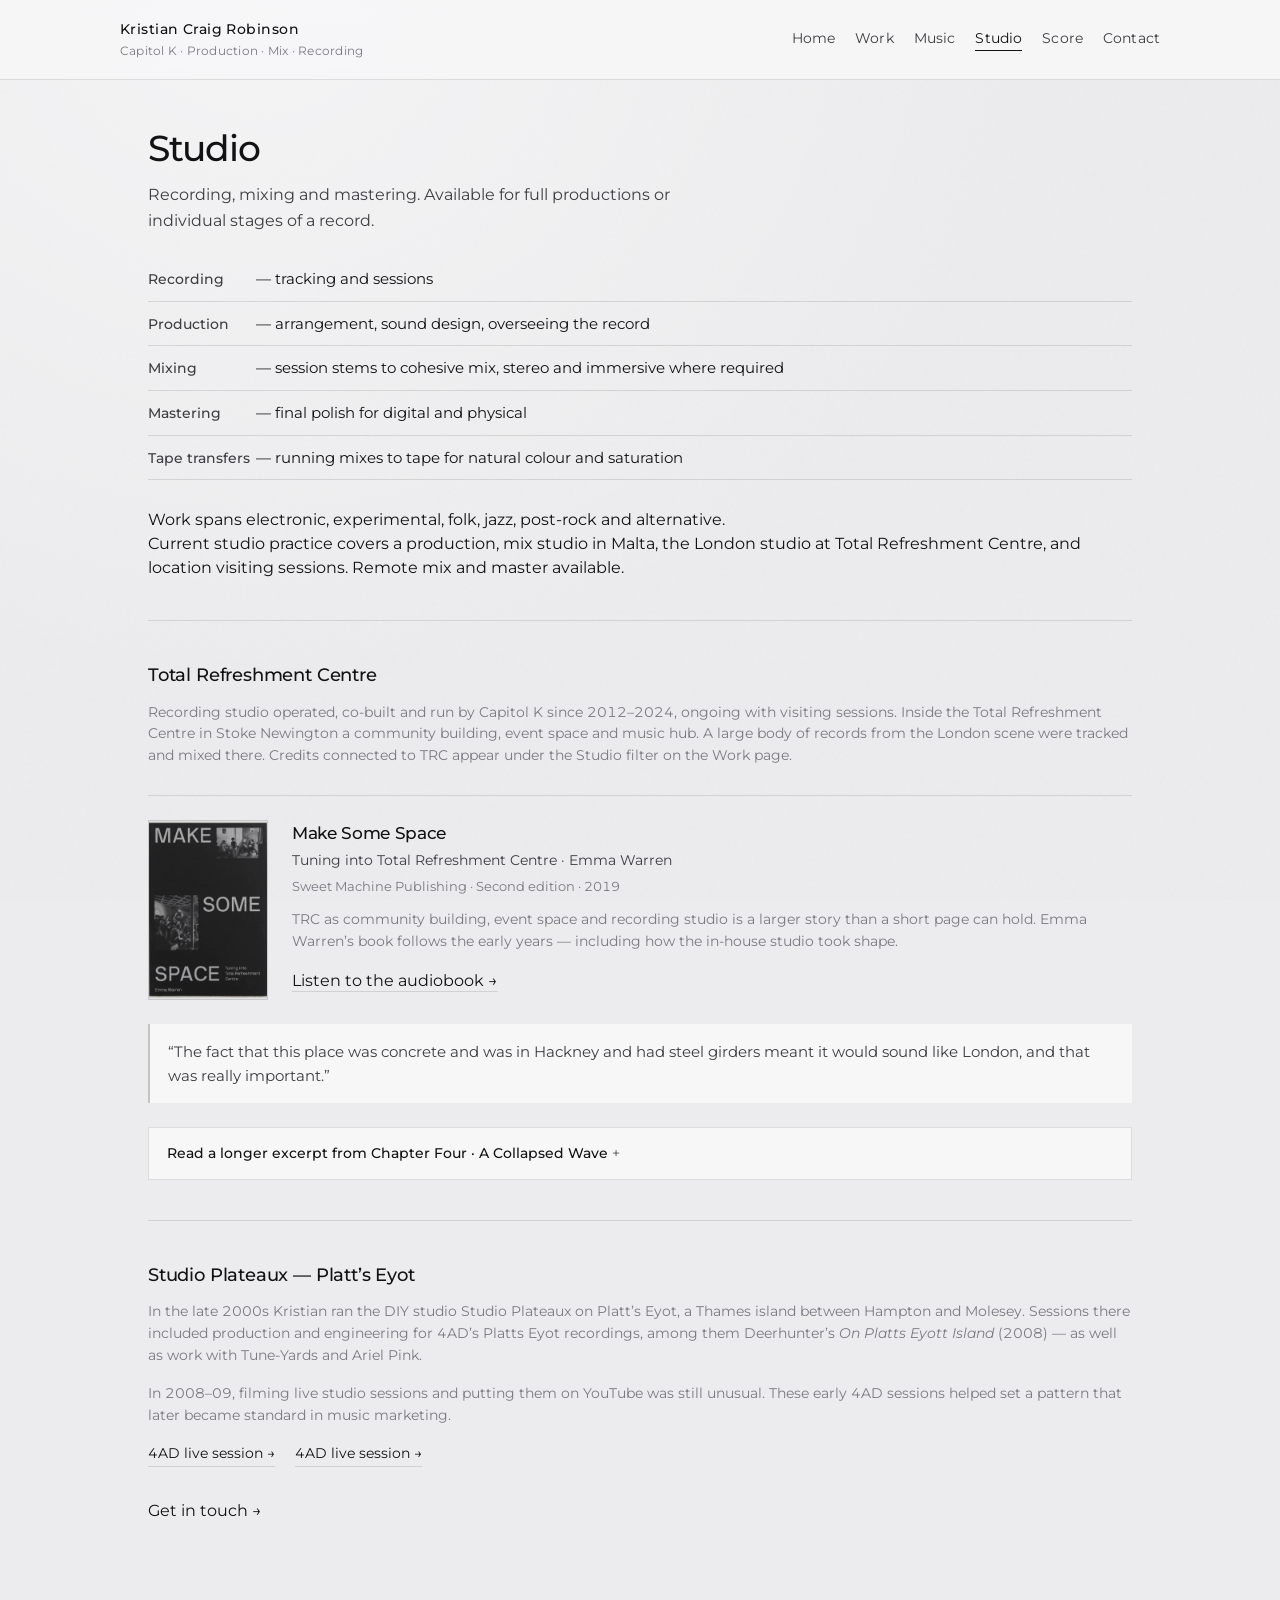
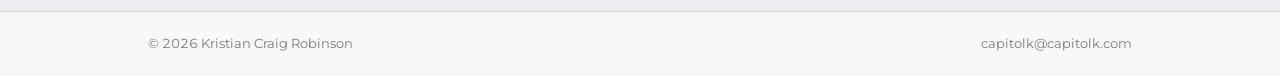
<file: studio.html>
<!DOCTYPE html>
<html lang="en">
<head>
  <meta charset="UTF-8">
  <meta name="viewport" content="width=device-width, initial-scale=1.0">
  <title>Studio — Kristian Craig Robinson</title>
  <meta name="description" content="Recording, mixing and mastering with Kristian Craig Robinson / Capitol K. Total Refreshment Centre legacy.">
  <meta name="robots" content="index, follow">
  <link rel="preconnect" href="https://fonts.googleapis.com">
  <link rel="preconnect" href="https://fonts.gstatic.com" crossorigin>
  <link href="https://fonts.googleapis.com/css2?family=Montserrat:wght@400;500;600&display=swap" rel="stylesheet">
  <link rel="stylesheet" href="styles.css">
</head>
<body>
  <div class="site">
    <header>
      <div class="wrap nav-bar">
        <a href="index.html" class="logo">
          Kristian Craig Robinson
          <span>Capitol K · Production · Mix · Recording</span>
        </a>
        <nav>
          <a href="index.html">Home</a>
          <a href="work.html">Work</a>
          <a href="music.html">Music</a>
          <a href="studio.html" class="active">Studio</a>
          <a href="score.html">Score</a>
          <a href="contact.html">Contact</a>
        </nav>
      </div>
    </header>

    <main>
      <div class="wrap">
        <h1>Studio</h1>
        <div class="studio-block">
<p class="lead" style="margin-bottom: 1.5rem;">
            Recording, mixing and mastering.
            Available for full productions or individual stages of a record.
          </p>

          <ul class="studio-list">
            <li><strong>Recording</strong> — tracking and sessions</li>
            <li><strong>Production</strong> — arrangement, sound design, overseeing the record</li>
            <li><strong>Mixing</strong> — session stems to cohesive mix, stereo and immersive where required</li>
            <li><strong>Mastering</strong> — final polish for digital and physical</li>
            <li><strong>Tape transfers</strong> — running mixes to tape for natural colour and saturation</li>
          </ul>

          <p>
            Work spans electronic, experimental, folk, jazz, post-rock and alternative.
          </p>

          <p>
            Current studio practice covers a production, mix studio in Malta, the London studio at Total Refreshment Centre,
            and location visiting sessions. Remote mix and master available.
          </p>

          <hr class="studio-rule">

          <h2>Total Refreshment Centre</h2>
          <p class="muted">
            Recording studio operated, co-built and run by Capitol K since 2012–2024, ongoing with visiting sessions.
            Inside the Total Refreshment Centre in Stoke Newington a community building, event space and music hub.
            A large body of records from the London scene were tracked and mixed there.
            Credits connected to TRC appear under the Studio filter on the Work page.
          </p>

          <!-- Book / story block -->
          <div class="book-block">
            <div class="book-layout">
              <a class="book-cover" href="https://sweetmachinepublishing.bandcamp.com/album/audiobook-make-some-space-tuning-into-total-refreshment-centre" target="_blank" rel="noopener">
                <img src="images/make-some-space.jpg" alt="Make Some Space — Emma Warren"
                     onerror="this.parentElement.classList.add('no-img')">
              </a>
              <div class="book-copy">
                <p class="book-title">Make Some Space</p>
                <p class="book-sub">Tuning into Total Refreshment Centre · Emma Warren</p>
                <p class="muted book-meta">Sweet Machine Publishing · Second edition · 2019</p>
                <p class="muted" style="margin-top: 0.75rem;">
                  TRC as community building, event space and recording studio is a larger story than a
                  short page can hold. Emma Warren’s book follows the early years — including how the
                  in-house studio took shape.
                </p>
                <p style="margin-top: 1rem;">
                  <a href="https://sweetmachinepublishing.bandcamp.com/album/audiobook-make-some-space-tuning-into-total-refreshment-centre" target="_blank" rel="noopener">Listen to the audiobook →</a>
                </p>
              </div>
            </div>

            <div class="quote-stack">
              <blockquote>
                “The fact that this place was concrete and was in Hackney and had steel girders meant
                it would sound like London, and that was really important.”
              </blockquote>
            </div>

            <details class="excerpt-details">
              <summary>Read a longer excerpt from Chapter Four · A Collapsed Wave</summary>
              <div class="excerpt-body">
                <p>
                  There’s another key character in the Total Refreshment Centre story. His name is
                  Kristian Craig Robinson aka Capitol K, or K as he’s more usually known here. He’s a
                  fine-featured producer and musician with boundless patience built out of decades of
                  experience in London’s independent music and squat culture, tempered with a
                  fantastically withering stare. He spends most of his time at the control desk in the
                  in-house studio, which he co-owns with sound engineer Jack Eveleigh, and can be seen
                  strolling around elegantly transporting a tray of cables and microphones from here to there.
                </p>
                <p>
                  In late 2012 a message popped up on his Facebook page, containing the Gumtree photos
                  of a derelict space along with a question: did he want to run a studio in Hackney?
                  K had just packed up a studio on Platt’s Eyot, a tiny island on the Thames near Sunbury
                  and wasn’t in the mood to build another one straight away, but something piqued his
                  interest. He started visiting TRC, which he describes as being a “fucking bombsite of
                  mad parties for the first couple of months”.
                </p>
                <p>
                  A key moment in the transformation from mad party bombsite into what became TRC in its
                  capacity as a multi-layered, music-making machine came with the arrival of a soundproof
                  window. It was built for a studio that didn’t exist, to link an imagined control room to
                  the live room…
                </p>
                <p>
                  The window would act as a signal that things were starting to evolve. “I kept coming to
                  visit,” says K. “They kept messaging me. They started building that window. And at that
                  point I was like it’s been a year and they haven’t burned the place down yet. Maybe
                  there’s a chance I could put a studio in here.”
                </p>
                <p>
                  K’s first stop was Hugo’s Speaker Palace, just down the road… He found a 1978 Allen &amp;
                  Heath mixing desk, brought it up to TRC, and began the process of rewiring, coming in for
                  a couple of days at a time and slowly putting equipment in place.
                </p>
                <p>
                  Things were still extremely loose around the edges when the studio started operating
                  around 2014. The lock would be broken on the front door and people would just walk in
                  off the street, says K. “For years, the joke of it was that you’d be in the studio, and
                  someone would just walk through the door. You’d be like, ‘How did you get in?’ They’d go,
                  ‘Oh, the front door was open.’ The front door was open for like four years.”
                </p>
                <p>
                  As a graduate of London’s squat schools — he once built a studio in the London Symphonia’s
                  occupied rehearsal rooms — K was well placed to navigate the terrain. “I was used to
                  dealing with the problems of spontaneous spaces,” he says, “and I have immeasurable
                  tolerance for the complexity of characters. My role as literally the oldest person in the
                  building was basically to be as patient as possible, and to harbour as much of it as possible.”
                </p>
                <p>
                  An abandoned pie factory in south London known as Cold Storage provided a kind of mythic
                  influence… “When I saw the room at TRC had concrete floors I was like, okay, this is really
                  good. I hated the whole thing of recording studios being out in the woods. The fact that
                  this place was concrete and was in Hackney and had steel girders meant it would sound like
                  London, and that was really important.”
                </p>
                <p>
                  The relationship between the in-house studio, where a stream of bands and individuals came
                  to rehearse and record, the live music and the individual artist studios made for an
                  unusually integrated environment… It was a materialised feedback loop, says Dan ‘Danalogue’
                  Leavers of The Comet Is Coming, a “collapsed wave of energy and inspiration”.
                </p>
                <p class="excerpt-attr">
                  Excerpt from <em>Make Some Space — Tuning into Total Refreshment Centre</em> by Emma Warren.
                  © Emma Warren 2019. Used with acknowledgement; support the book via the link above.
                </p>
              </div>
            </details>
          </div>

          <hr class="studio-rule">

          <h2>Studio Plateaux — Platt’s Eyot</h2>
          <p class="muted">
            In the late 2000s Kristian ran the DIY studio Studio Plateaux on Platt’s Eyot,
            a Thames island between Hampton and Molesey. Sessions there included production and engineering
            for 4AD’s Platts Eyot recordings, among them Deerhunter’s <em>On Platts Eyott Island</em> (2008) —
            as well as work with Tune-Yards and Ariel Pink.
          </p>
    
          </p>
          <p class="muted" style="margin-top: 1rem;">
            In 2008–09, filming live studio sessions and putting them on YouTube was still unusual.
            These early 4AD sessions helped set a pattern that later became standard in music marketing.
          </p>
          <p class="session-links" style="margin-top: 1rem;">
            <a href="https://youtu.be/0wmi1UfwWdo" target="_blank" rel="noopener">4AD live session →</a>
            <a href="https://youtu.be/YqV5KzbNYIQ" target="_blank" rel="noopener">4AD live session →</a>
          </p>

          <p style="margin-top: 2rem;">
            <a href="contact.html">Get in touch →</a>
          </p>
        </div>
      </div>
    </main>

    <footer>
      <div class="wrap footer-inner">
        <span>© 2026 Kristian Craig Robinson</span>
        <span>capitolk@capitolk.com</span>
      </div>
    </footer>
  </div>
</body>
</html>
</file>
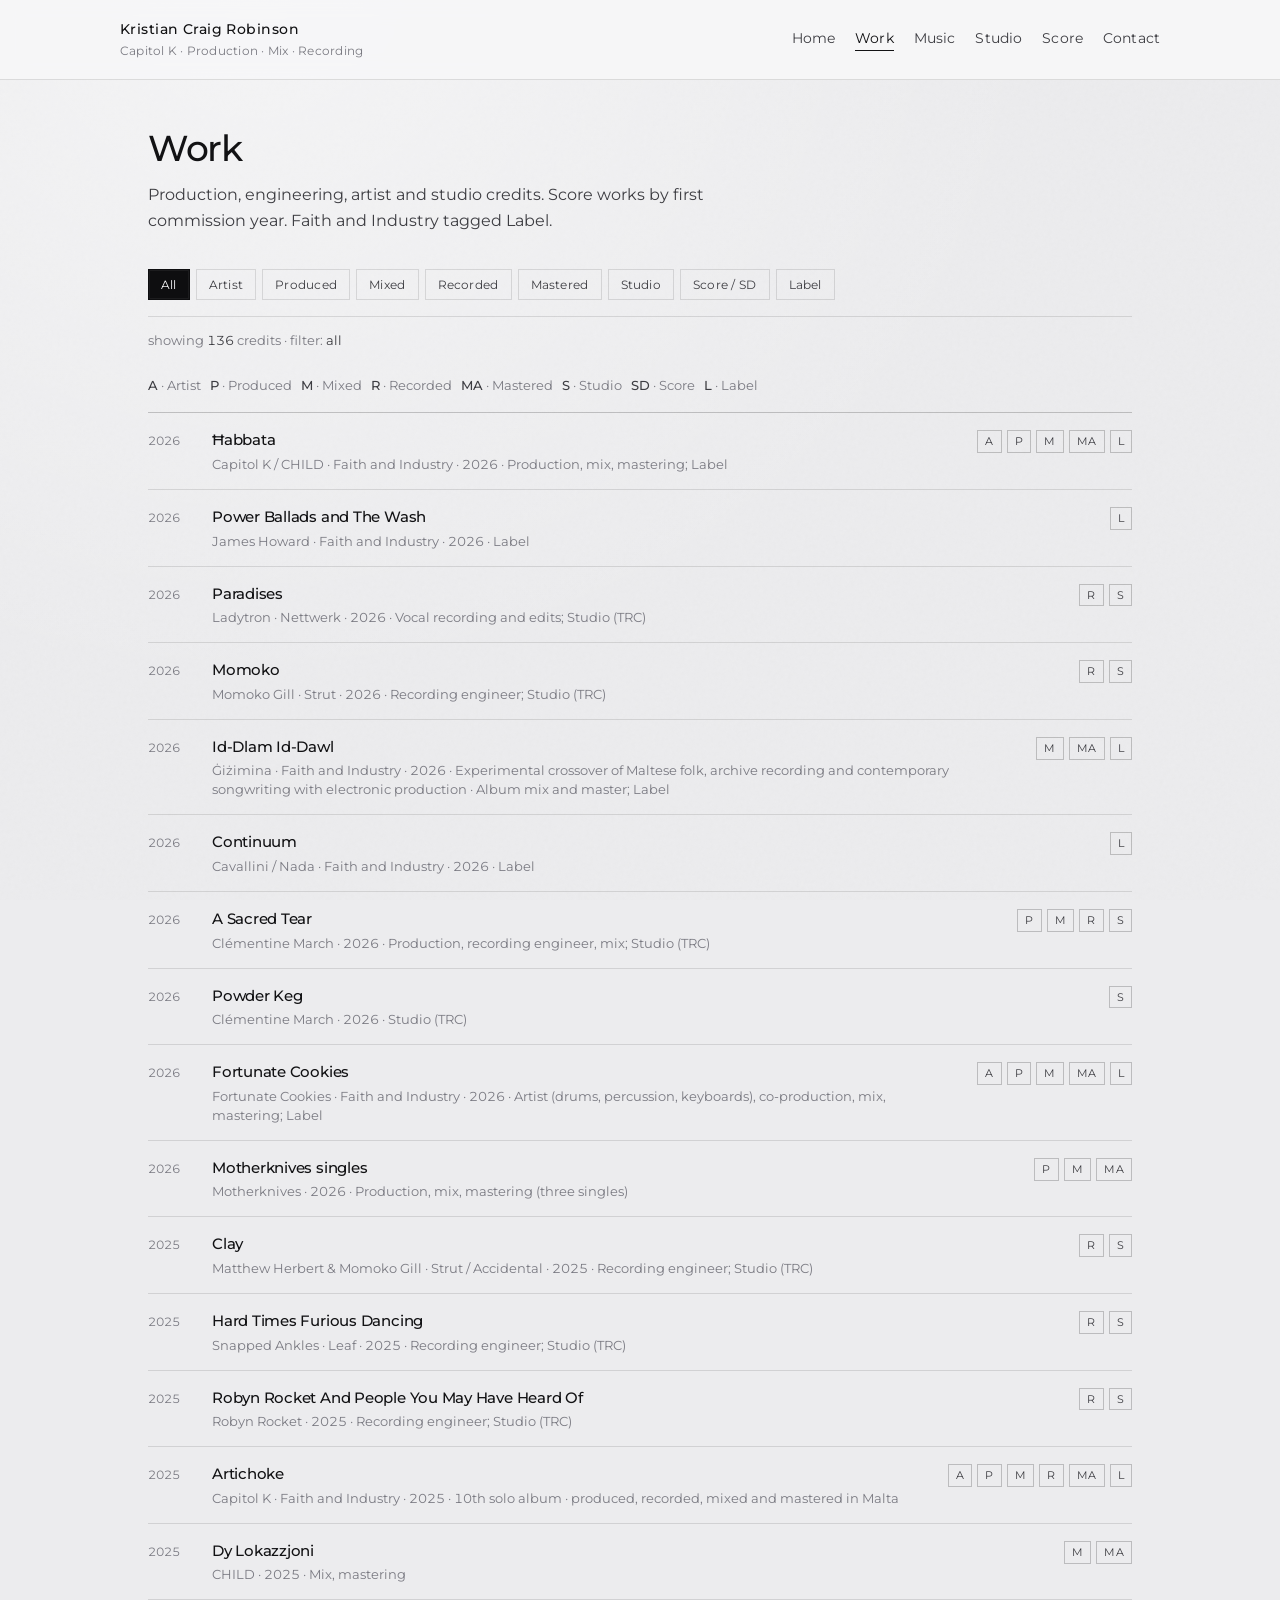
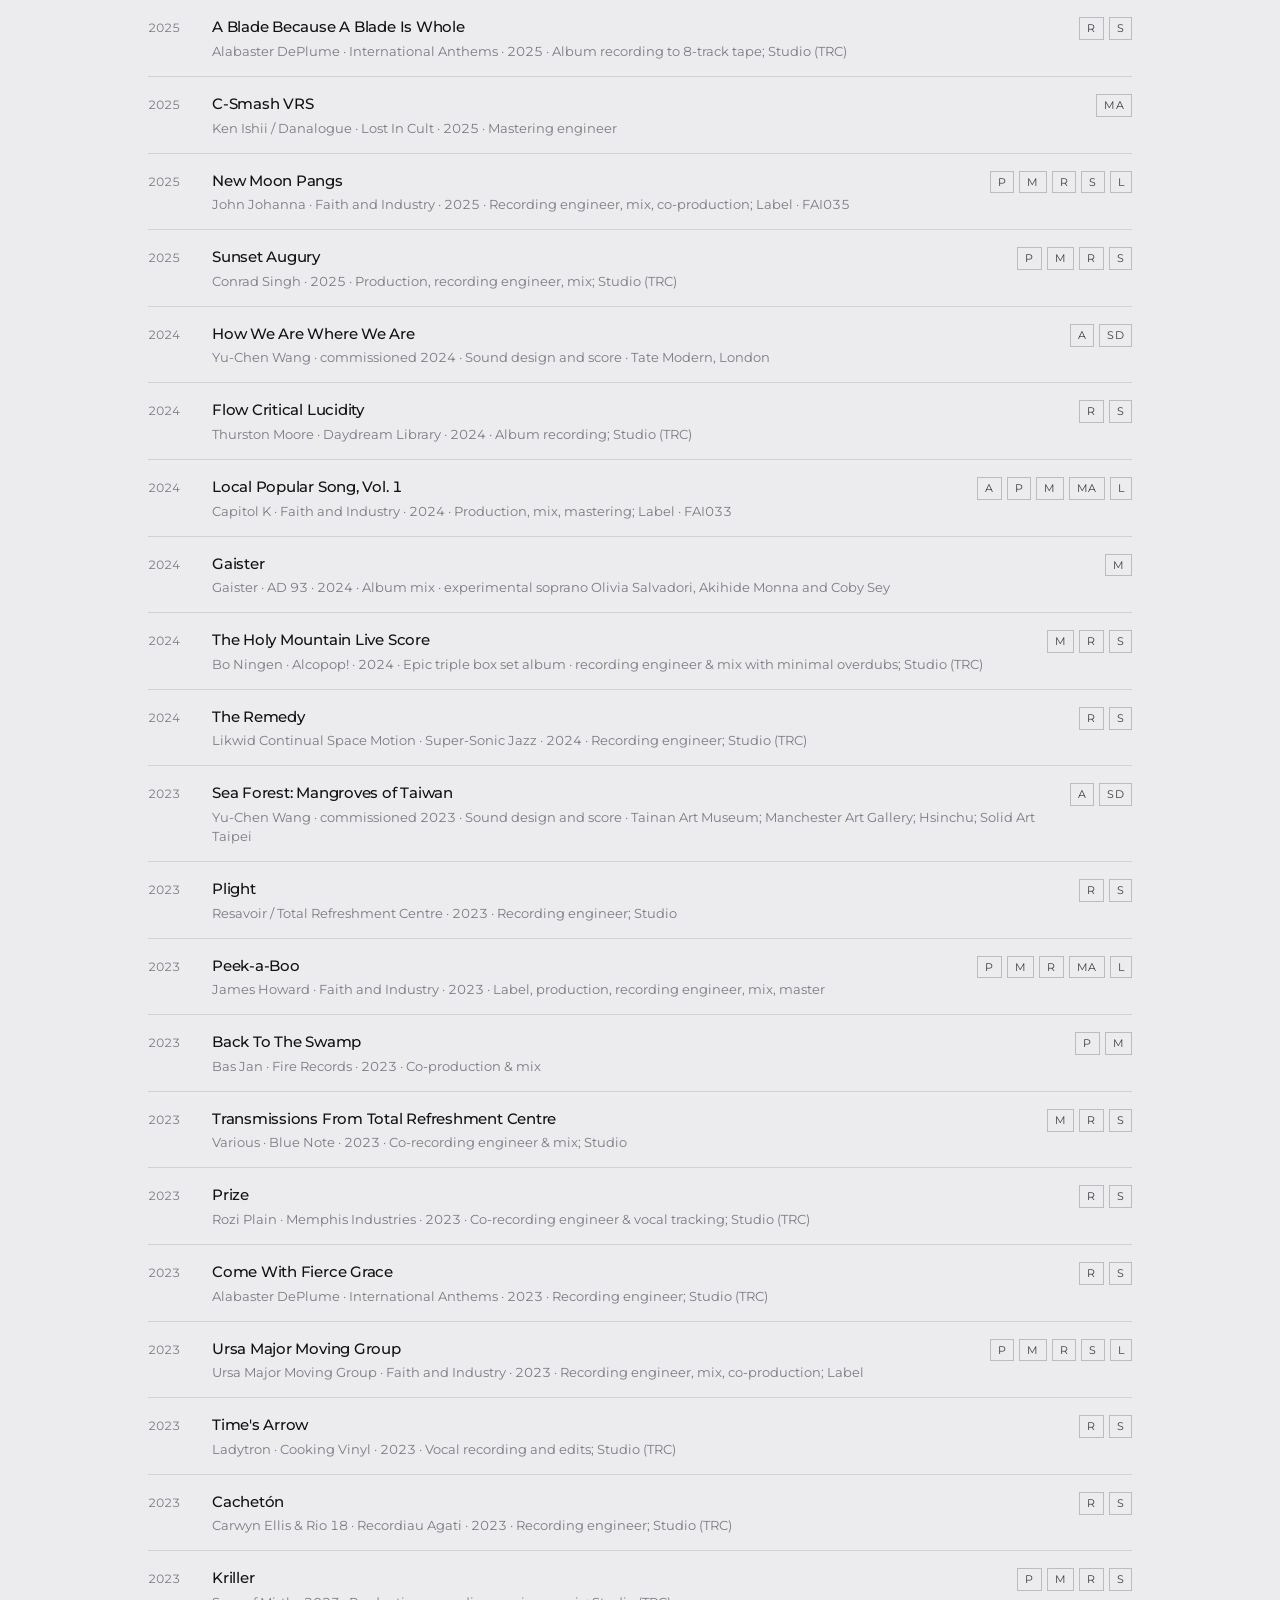
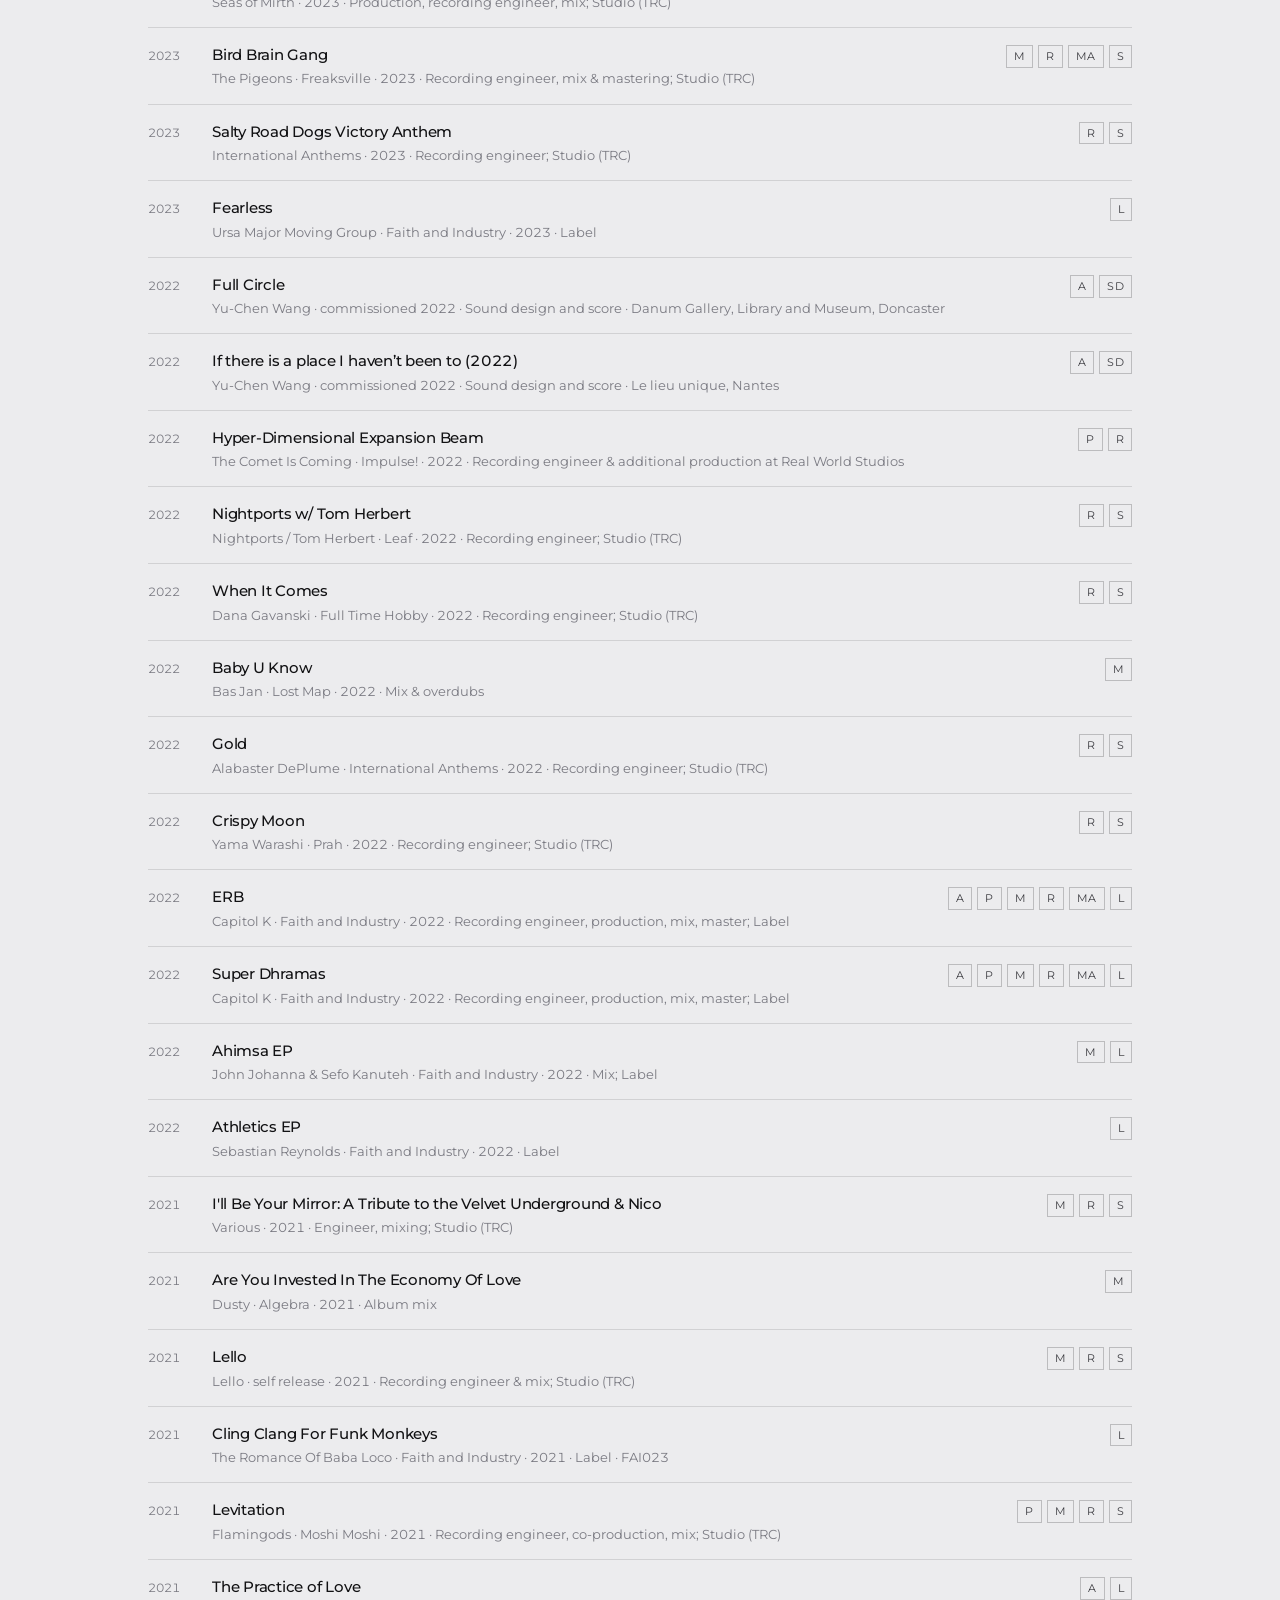
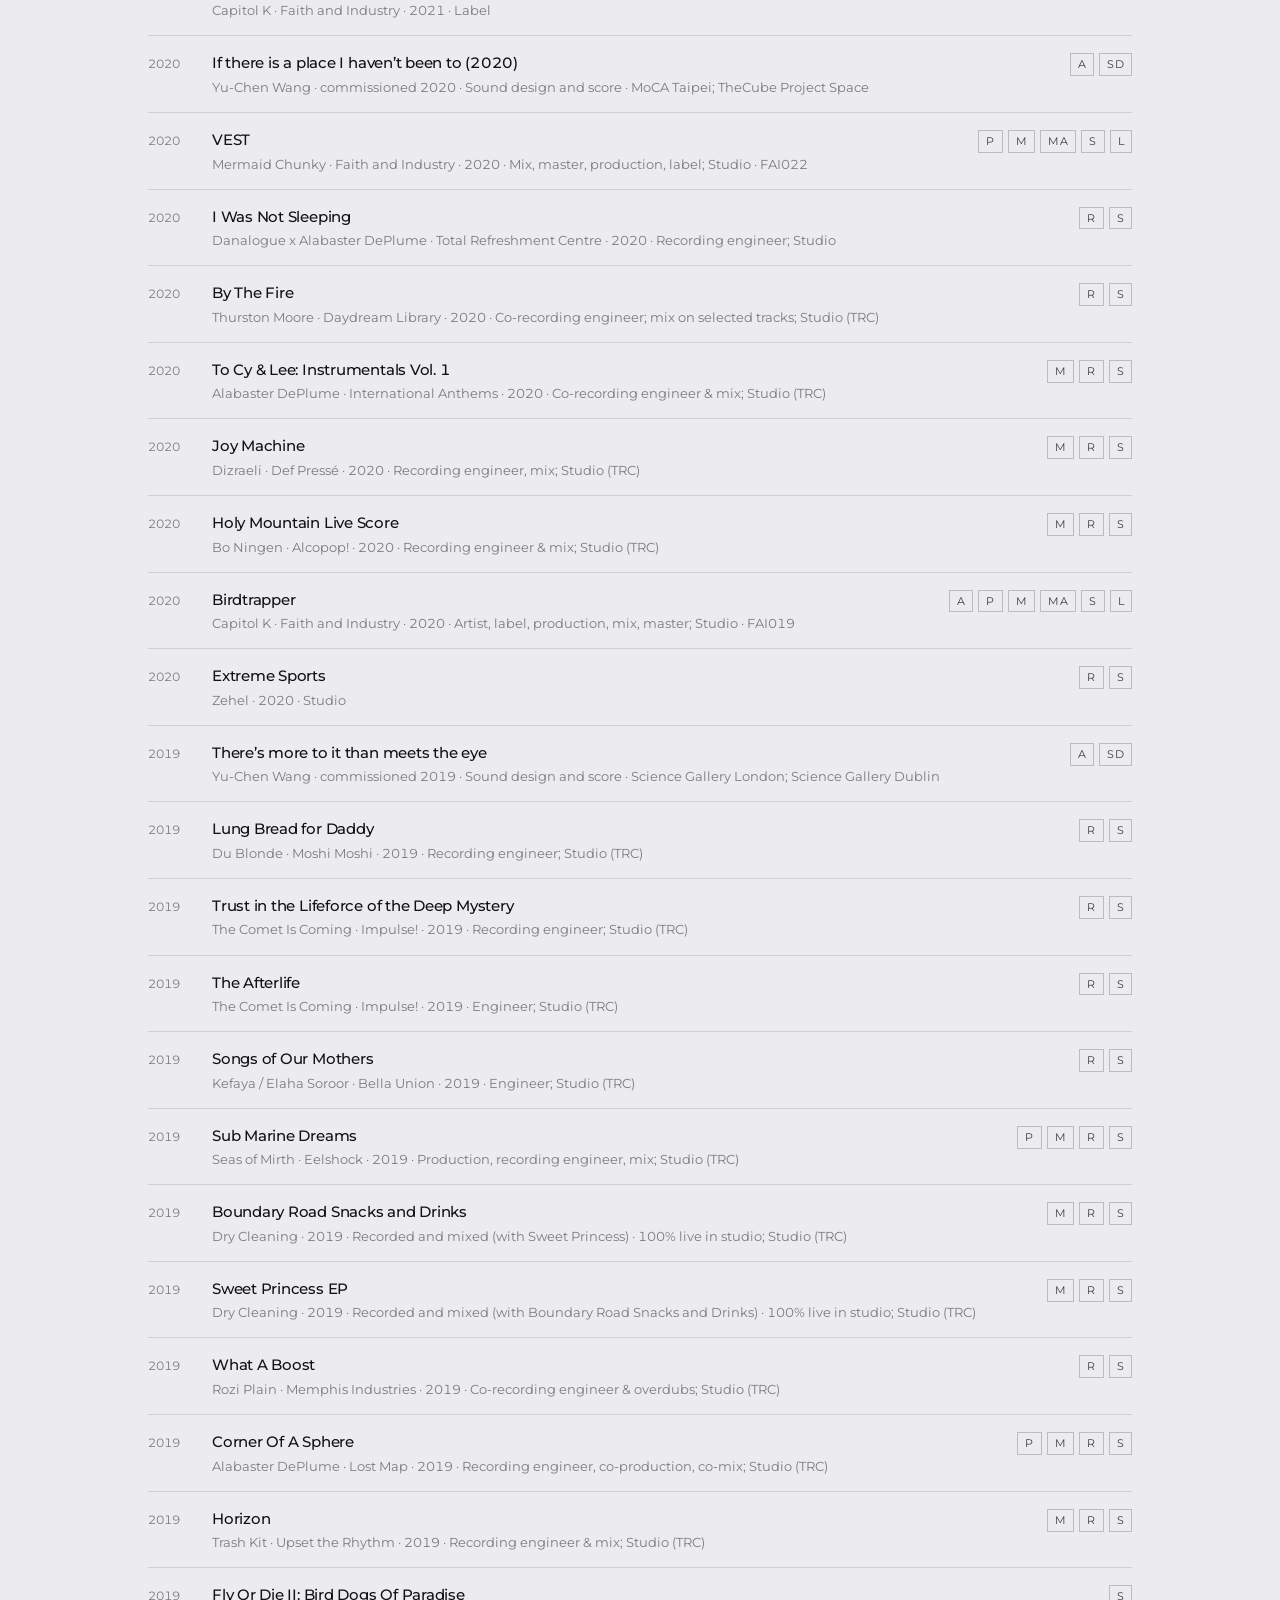
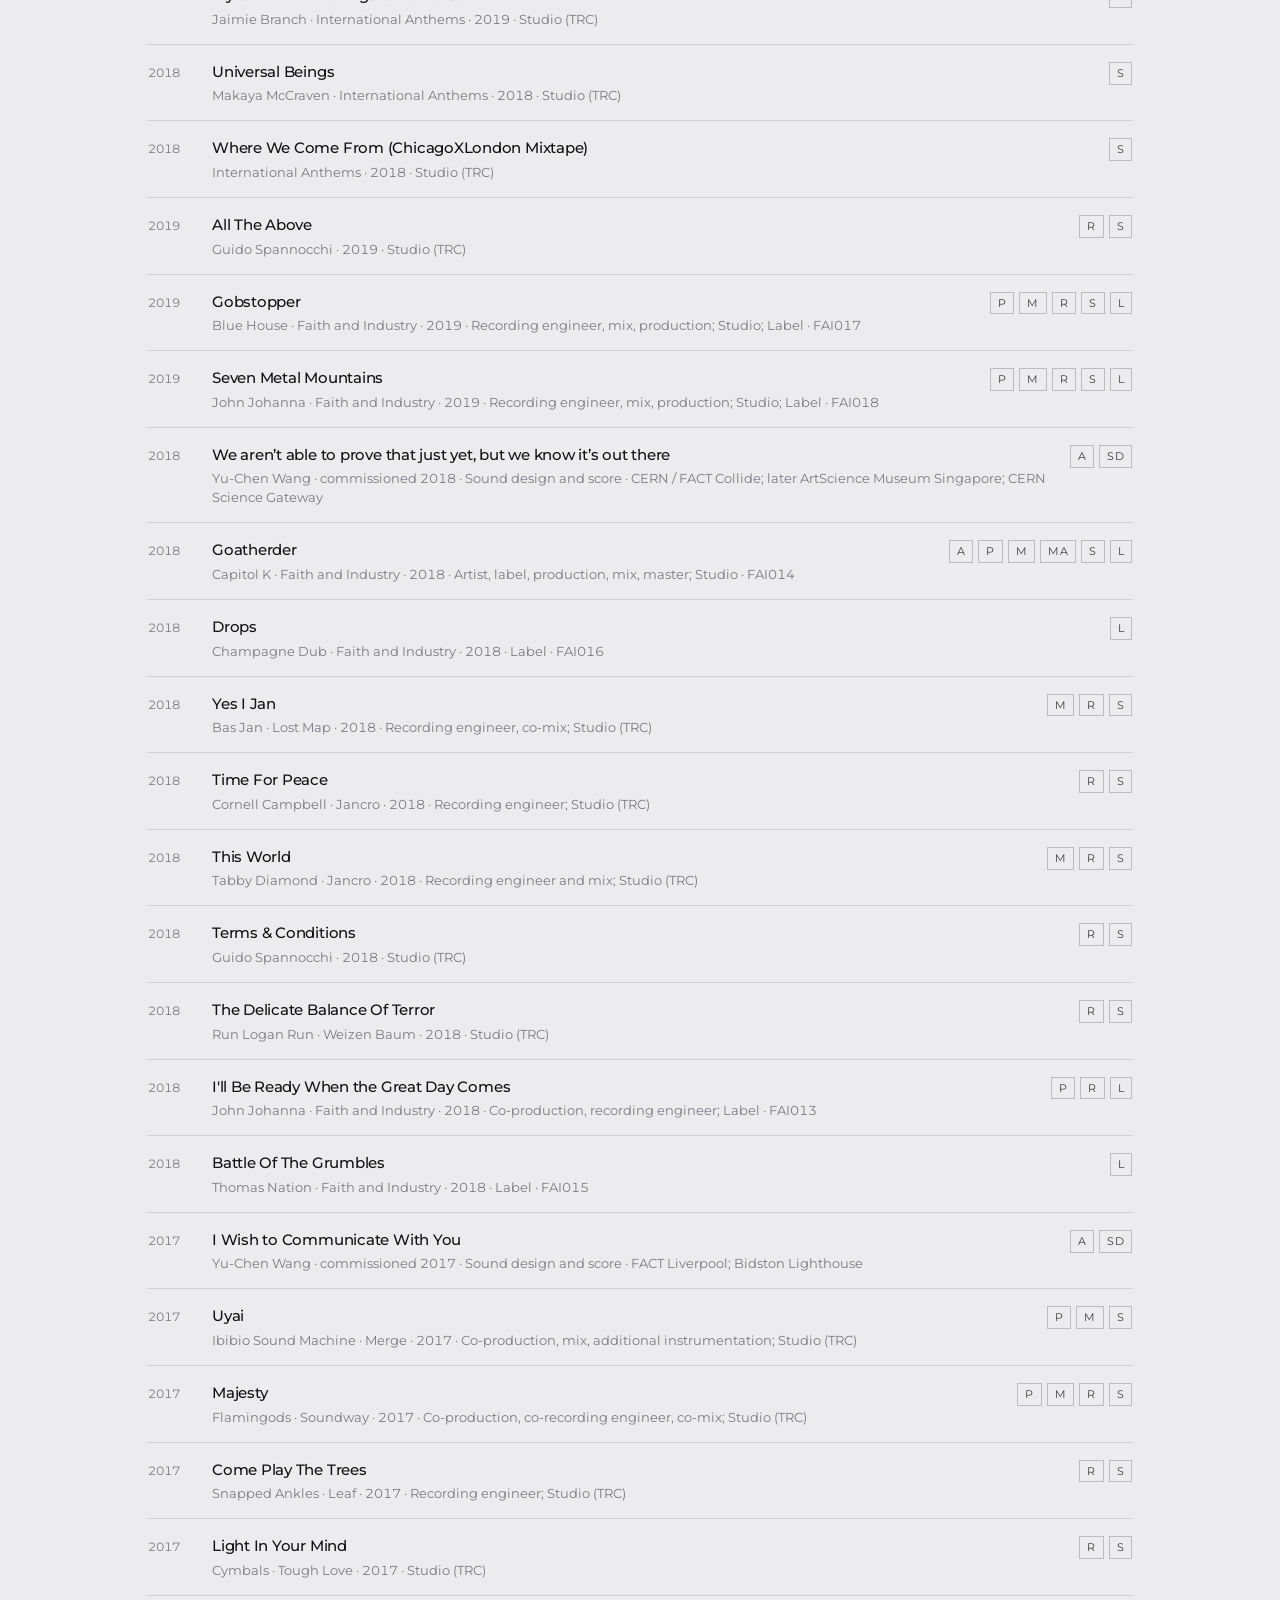
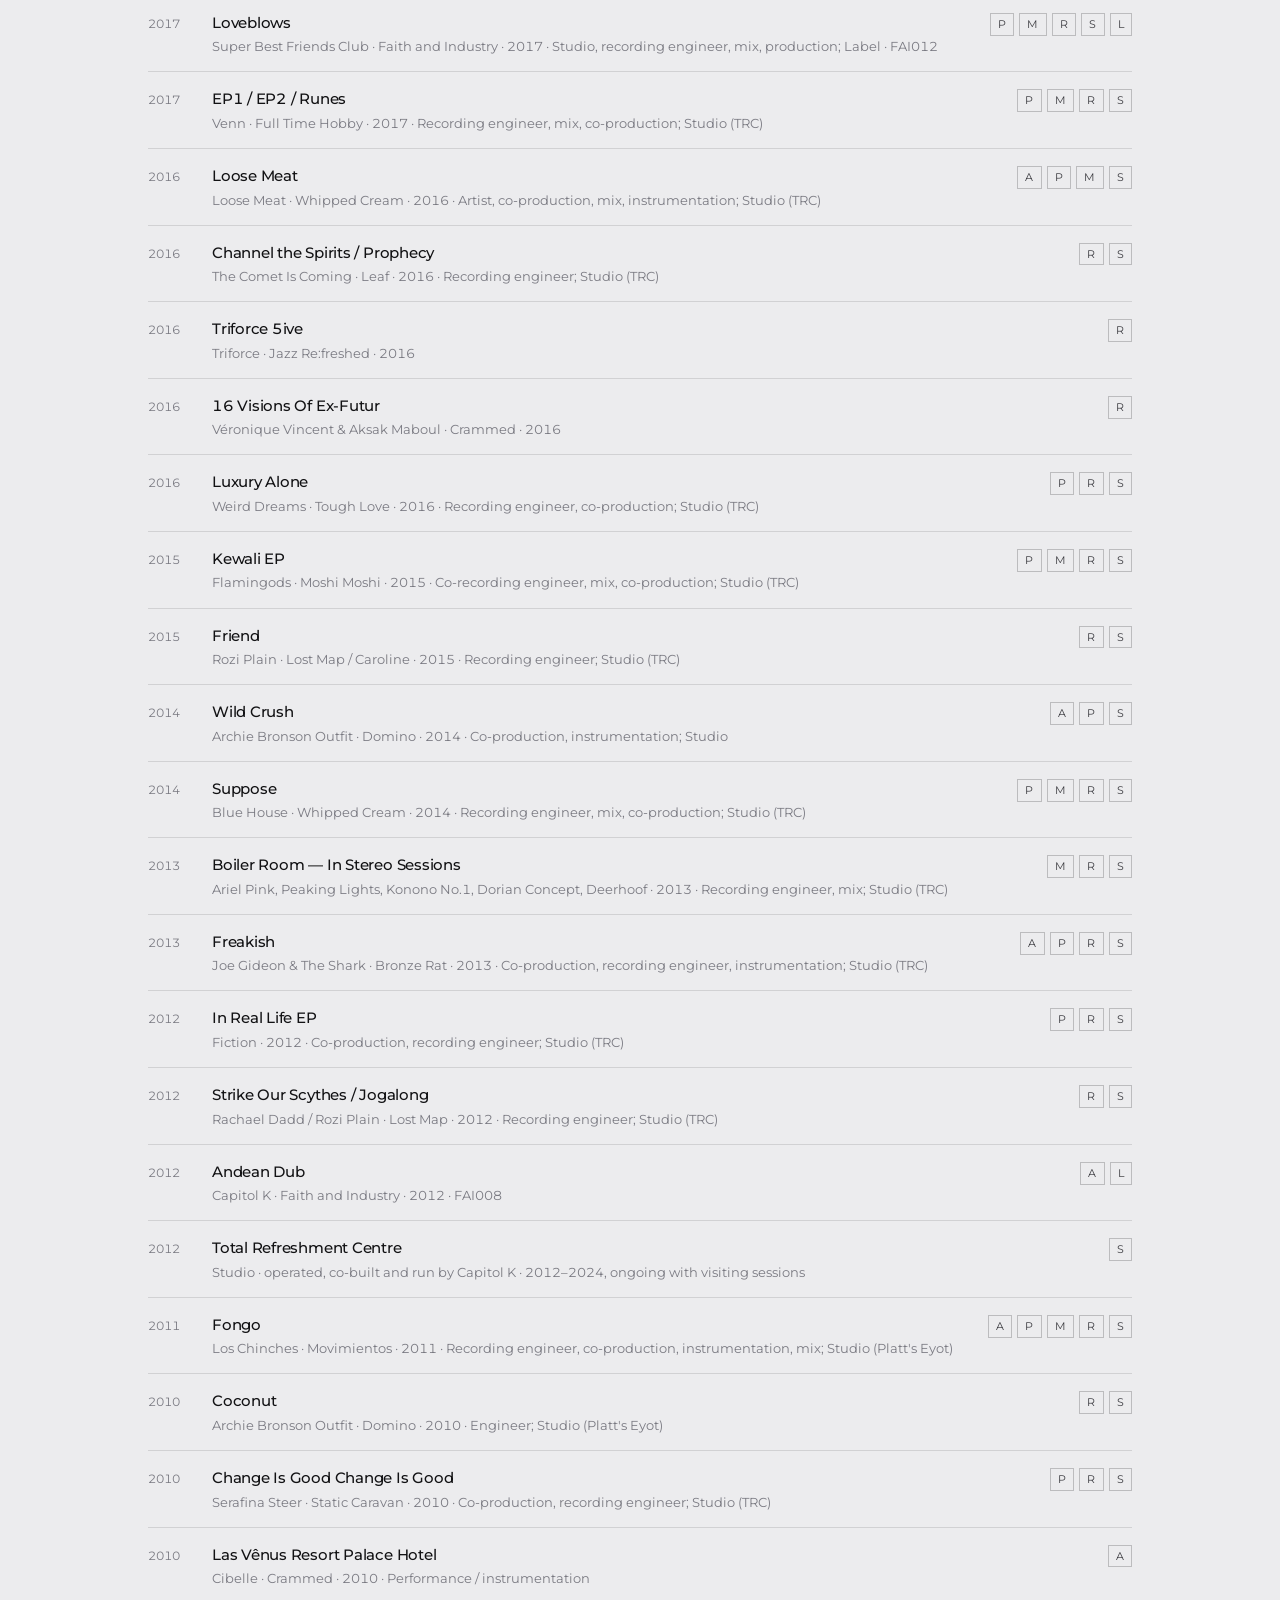
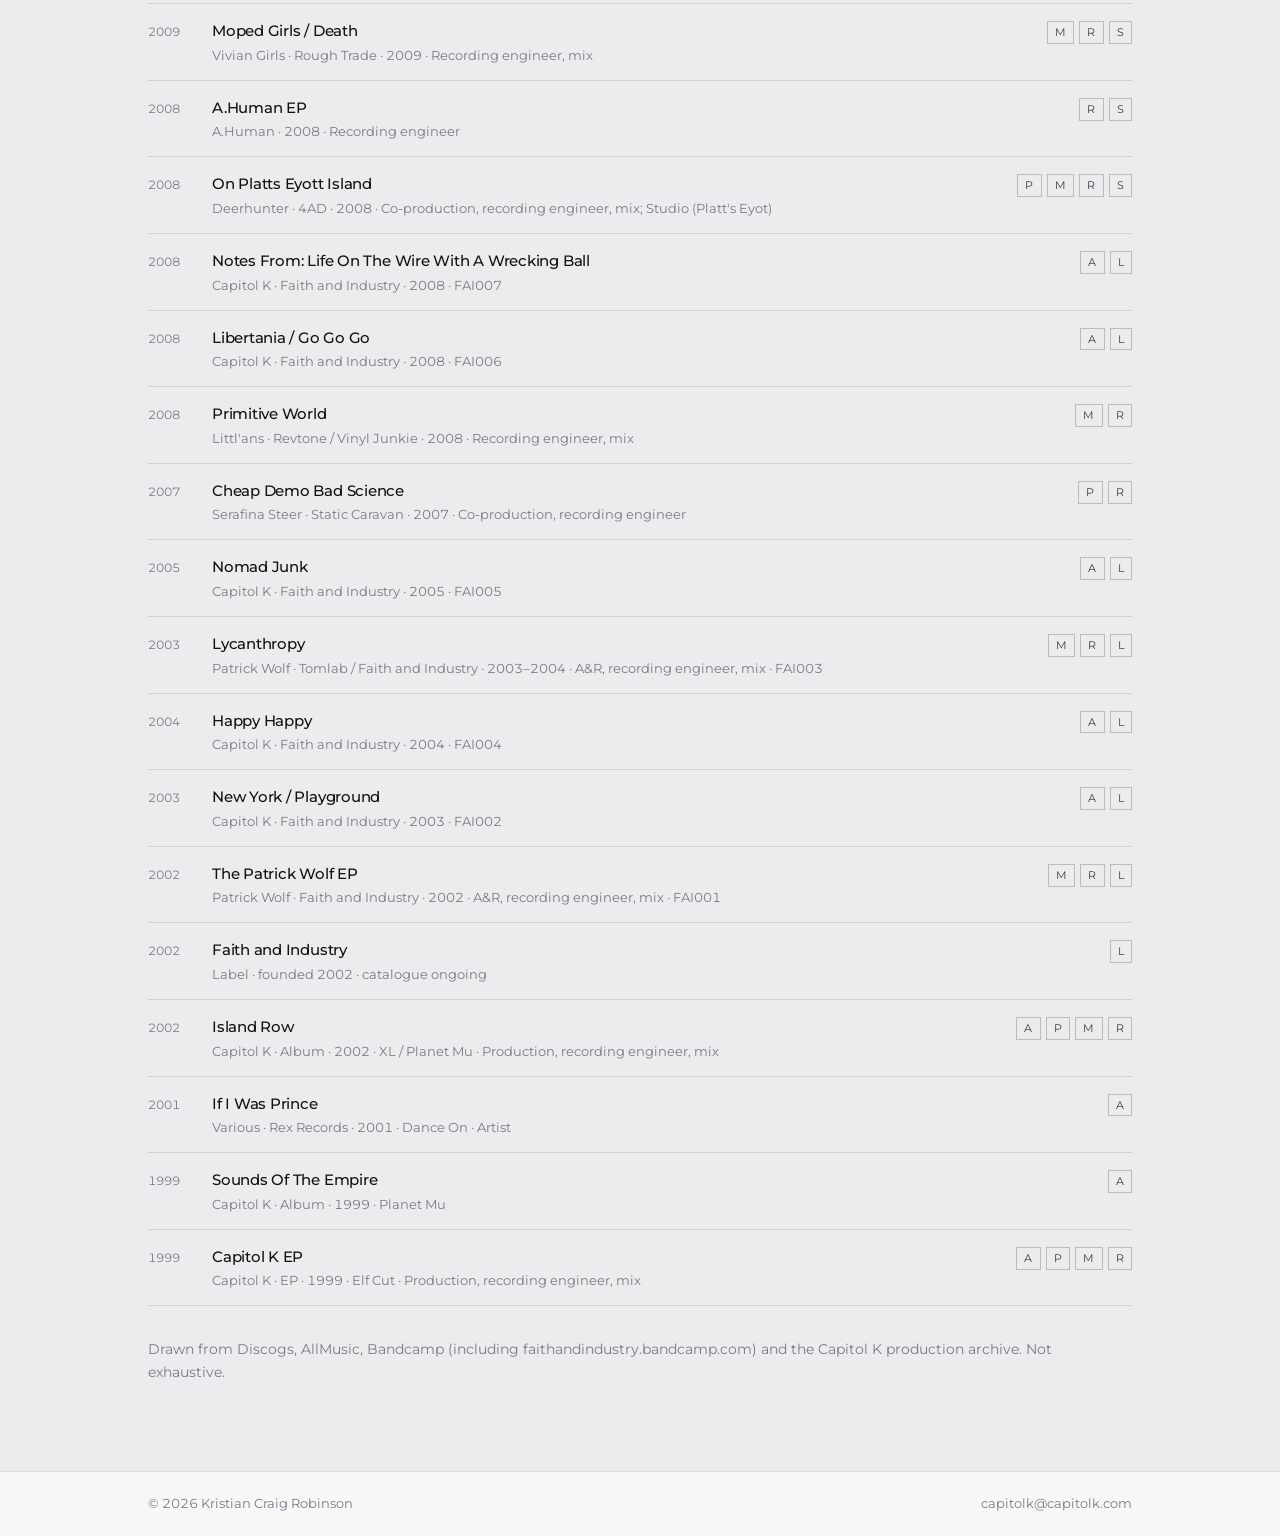
<file: work.html>
<!DOCTYPE html>
<html lang="en">
<head>
  <meta charset="UTF-8">
  <meta name="viewport" content="width=device-width, initial-scale=1.0">
  <title>Work — Kristian Craig Robinson</title>
  <meta name="description" content="Selected production, engineering, artist and studio credits — Kristian Craig Robinson / Capitol K.">
  <meta name="robots" content="index, follow">
  <link rel="preconnect" href="https://fonts.googleapis.com">
  <link rel="preconnect" href="https://fonts.gstatic.com" crossorigin>
  <link href="https://fonts.googleapis.com/css2?family=Montserrat:wght@400;500;600&display=swap" rel="stylesheet">
  <link rel="stylesheet" href="styles.css">
</head>
<body>
  <div class="site">
    <header>
      <div class="wrap nav-bar">
        <a href="index.html" class="logo">
          Kristian Craig Robinson
          <span>Capitol K · Production · Mix · Recording</span>
        </a>
        <nav>
          <a href="index.html">Home</a>
          <a href="work.html" class="active">Work</a>
          <a href="music.html">Music</a>
          <a href="studio.html">Studio</a>
          <a href="score.html">Score</a>
          <a href="contact.html">Contact</a>
        </nav>
      </div>
    </header>

    <main>
      <div class="wrap">
        <h1>Work</h1>
        <p class="lead">Production, engineering, artist and studio credits. Score works by first commission year. Faith and Industry tagged Label.</p>

        <div class="filters" role="group" aria-label="Filter by role">
          <button type="button" class="filter-btn active" data-filter="all">All</button>
          <button type="button" class="filter-btn" data-filter="A">Artist</button>
          <button type="button" class="filter-btn" data-filter="P">Produced</button>
          <button type="button" class="filter-btn" data-filter="M">Mixed</button>
          <button type="button" class="filter-btn" data-filter="R">Recorded</button>
          <button type="button" class="filter-btn" data-filter="MA">Mastered</button>
          <button type="button" class="filter-btn" data-filter="S">Studio</button>
          <button type="button" class="filter-btn" data-filter="SD">Score / SD</button>
          <button type="button" class="filter-btn" data-filter="L">Label</button>
        </div>

        <p class="status-strip" id="statusStrip">showing <span id="visibleCount">—</span> credits · filter: <span id="activeFilter">all</span></p>

        <p class="tag-key">
          <strong>A</strong> · Artist &nbsp;
          <strong>P</strong> · Produced &nbsp;
          <strong>M</strong> · Mixed &nbsp;
          <strong>R</strong> · Recorded &nbsp;
          <strong>MA</strong> · Mastered &nbsp;
          <strong>S</strong> · Studio &nbsp;
          <strong>SD</strong> · Score &nbsp;
          <strong>L</strong> · Label
        </p>

        <div class="credit-list" id="credits">
          <div class="credit" data-roles="A P M MA L">
            <div>
              <div class="credit-title">Ħabbata</div>
              <div class="credit-meta">Capitol K / CHILD · Faith and Industry · 2026 · Production, mix, mastering; Label</div>
            </div>
            <div class="tags"><span class="tag">A</span><span class="tag">P</span><span class="tag">M</span><span class="tag">MA</span><span class="tag">L</span></div>
          </div>

          <div class="credit" data-roles="L">
            <div>
              <div class="credit-title">Power Ballads and The Wash</div>
              <div class="credit-meta">James Howard · Faith and Industry · 2026 · Label</div>
            </div>
            <div class="tags"><span class="tag">L</span></div>
          </div>

          <div class="credit" data-roles="R S">
            <div>
              <div class="credit-title">Paradises</div>
              <div class="credit-meta">Ladytron · Nettwerk · 2026 · Vocal recording and edits; Studio (TRC)</div>
            </div>
            <div class="tags"><span class="tag">R</span><span class="tag">S</span></div>
          </div>

          <div class="credit" data-roles="R S">
            <div>
              <div class="credit-title">Momoko</div>
              <div class="credit-meta">Momoko Gill · Strut · 2026 · Recording engineer; Studio (TRC)</div>
            </div>
            <div class="tags"><span class="tag">R</span><span class="tag">S</span></div>
          </div>

          <div class="credit" data-roles="M MA L">
            <div>
              <div class="credit-title">Id-Dlam Id-Dawl</div>
              <div class="credit-meta">Ġiżimina · Faith and Industry · 2026 · Experimental crossover of Maltese folk, archive recording and contemporary songwriting with electronic production · Album mix and master; Label</div>
            </div>
            <div class="tags"><span class="tag">M</span><span class="tag">MA</span><span class="tag">L</span></div>
          </div>

          <div class="credit" data-roles="L">
            <div>
              <div class="credit-title">Continuum</div>
              <div class="credit-meta">Cavallini / Nada · Faith and Industry · 2026 · Label</div>
            </div>
            <div class="tags"><span class="tag">L</span></div>
          </div>

          <div class="credit" data-roles="P M R S">
            <div>
              <div class="credit-title">A Sacred Tear</div>
              <div class="credit-meta">Clémentine March · 2026 · Production, recording engineer, mix; Studio (TRC)</div>
            </div>
            <div class="tags"><span class="tag">P</span><span class="tag">M</span><span class="tag">R</span><span class="tag">S</span></div>
          </div>

          <div class="credit" data-roles="S">
            <div>
              <div class="credit-title">Powder Keg</div>
              <div class="credit-meta">Clémentine March · 2026 · Studio (TRC)</div>
            </div>
            <div class="tags"><span class="tag">S</span></div>
          </div>

          <div class="credit" data-roles="A P M MA L">
            <div>
              <div class="credit-title">Fortunate Cookies</div>
              <div class="credit-meta">Fortunate Cookies · Faith and Industry · 2026 · Artist (drums, percussion, keyboards), co-production, mix, mastering; Label</div>
            </div>
            <div class="tags"><span class="tag">A</span><span class="tag">P</span><span class="tag">M</span><span class="tag">MA</span><span class="tag">L</span></div>
          </div>

          <div class="credit" data-roles="P M MA">
            <div>
              <div class="credit-title">Motherknives singles</div>
              <div class="credit-meta">Motherknives · 2026 · Production, mix, mastering (three singles)</div>
            </div>
            <div class="tags"><span class="tag">P</span><span class="tag">M</span><span class="tag">MA</span></div>
          </div>


          <div class="credit" data-roles="R S">
            <div>
              <div class="credit-title">Clay</div>
              <div class="credit-meta">Matthew Herbert & Momoko Gill · Strut / Accidental · 2025 · Recording engineer; Studio (TRC)</div>
            </div>
            <div class="tags"><span class="tag">R</span><span class="tag">S</span></div>
          </div>

          <div class="credit" data-roles="R S">
            <div>
              <div class="credit-title">Hard Times Furious Dancing</div>
              <div class="credit-meta">Snapped Ankles · Leaf · 2025 · Recording engineer; Studio (TRC)</div>
            </div>
            <div class="tags"><span class="tag">R</span><span class="tag">S</span></div>
          </div>

          <div class="credit" data-roles="R S">
            <div>
              <div class="credit-title">Robyn Rocket And People You May Have Heard Of</div>
              <div class="credit-meta">Robyn Rocket · 2025 · Recording engineer; Studio (TRC)</div>
            </div>
            <div class="tags"><span class="tag">R</span><span class="tag">S</span></div>
          </div>

          <div class="credit" data-roles="A P M R MA L">
            <div>
              <div class="credit-title">Artichoke</div>
              <div class="credit-meta">Capitol K · Faith and Industry · 2025 · 10th solo album · produced, recorded, mixed and mastered in Malta</div>
            </div>
            <div class="tags"><span class="tag">A</span><span class="tag">P</span><span class="tag">M</span><span class="tag">R</span><span class="tag">MA</span><span class="tag">L</span></div>
          </div>

          <div class="credit" data-roles="M MA">
            <div>
              <div class="credit-title">Dy Lokazzjoni</div>
              <div class="credit-meta">CHILD · 2025 · Mix, mastering</div>
            </div>
            <div class="tags"><span class="tag">M</span><span class="tag">MA</span></div>
          </div>


          <div class="credit" data-roles="R S">
            <div>
              <div class="credit-title">A Blade Because A Blade Is Whole</div>
              <div class="credit-meta">Alabaster DePlume · International Anthems · 2025 · Album recording to 8-track tape; Studio (TRC)</div>
            </div>
            <div class="tags"><span class="tag">R</span><span class="tag">S</span></div>
          </div>

          <div class="credit" data-roles="MA">
            <div>
              <div class="credit-title">C-Smash VRS</div>
              <div class="credit-meta">Ken Ishii / Danalogue · Lost In Cult · 2025 · Mastering engineer</div>
            </div>
            <div class="tags"><span class="tag">MA</span></div>
          </div>

          <div class="credit" data-roles="P M R S L">
            <div>
              <div class="credit-title">New Moon Pangs</div>
              <div class="credit-meta">John Johanna · Faith and Industry · 2025 · Recording engineer, mix, co-production; Label · FAI035</div>
            </div>
            <div class="tags"><span class="tag">P</span><span class="tag">M</span><span class="tag">R</span><span class="tag">S</span><span class="tag">L</span></div>
          </div>

          
          <div class="credit" data-roles="P M R S">
            <div>
              <div class="credit-title">Sunset Augury</div>
              <div class="credit-meta">Conrad Singh · 2025 · Production, recording engineer, mix; Studio (TRC)</div>
            </div>
            <div class="tags"><span class="tag">P</span><span class="tag">M</span><span class="tag">R</span><span class="tag">S</span></div>
          </div>

          <div class="credit" data-roles="A SD">
            <div>
              <div class="credit-title">How We Are Where We Are</div>
              <div class="credit-meta">Yu-Chen Wang · commissioned 2024 · Sound design and score · Tate Modern, London</div>
            </div>
            <div class="tags"><span class="tag">A</span><span class="tag">SD</span></div>
          </div>

          <div class="credit" data-roles="R S">
            <div>
              <div class="credit-title">Flow Critical Lucidity</div>
              <div class="credit-meta">Thurston Moore · Daydream Library · 2024 · Album recording; Studio (TRC)</div>
            </div>
            <div class="tags"><span class="tag">R</span><span class="tag">S</span></div>
          </div>

          <div class="credit" data-roles="A P M MA L">
            <div>
              <div class="credit-title">Local Popular Song, Vol. 1</div>
              <div class="credit-meta">Capitol K · Faith and Industry · 2024 · Production, mix, mastering; Label · FAI033</div>
            </div>
            <div class="tags"><span class="tag">A</span><span class="tag">P</span><span class="tag">M</span><span class="tag">MA</span><span class="tag">L</span></div>
          </div>

          <div class="credit" data-roles="M">
            <div>
              <div class="credit-title">Gaister</div>
              <div class="credit-meta">Gaister · AD 93 · 2024 · Album mix · experimental soprano Olivia Salvadori, Akihide Monna and Coby Sey</div>
            </div>
            <div class="tags"><span class="tag">M</span></div>
          </div>

          <div class="credit" data-roles="M R S">
            <div>
              <div class="credit-title">The Holy Mountain Live Score</div>
              <div class="credit-meta">Bo Ningen · Alcopop! · 2024 · Epic triple box set album · recording engineer & mix with minimal overdubs; Studio (TRC)</div>
            </div>
            <div class="tags"><span class="tag">M</span><span class="tag">R</span><span class="tag">S</span></div>
          </div>

          <div class="credit" data-roles="R S">
            <div>
              <div class="credit-title">The Remedy</div>
              <div class="credit-meta">Likwid Continual Space Motion · Super-Sonic Jazz · 2024 · Recording engineer; Studio (TRC)</div>
            </div>
            <div class="tags"><span class="tag">R</span><span class="tag">S</span></div>
          </div>

          <div class="credit" data-roles="A SD">
            <div>
              <div class="credit-title">Sea Forest: Mangroves of Taiwan</div>
              <div class="credit-meta">Yu-Chen Wang · commissioned 2023 · Sound design and score · Tainan Art Museum; Manchester Art Gallery; Hsinchu; Solid Art Taipei</div>
            </div>
            <div class="tags"><span class="tag">A</span><span class="tag">SD</span></div>
          </div>

          <div class="credit" data-roles="R S">
            <div>
              <div class="credit-title">Plight</div>
              <div class="credit-meta">Resavoir / Total Refreshment Centre · 2023 · Recording engineer; Studio</div>
            </div>
            <div class="tags"><span class="tag">R</span><span class="tag">S</span></div>
          </div>

          <div class="credit" data-roles="P M R MA L">
            <div>
              <div class="credit-title">Peek-a-Boo</div>
              <div class="credit-meta">James Howard · Faith and Industry · 2023 · Label, production, recording engineer, mix, master</div>
            </div>
            <div class="tags"><span class="tag">P</span><span class="tag">M</span><span class="tag">R</span><span class="tag">MA</span><span class="tag">L</span></div>
          </div>

          <div class="credit" data-roles="P M">
            <div>
              <div class="credit-title">Back To The Swamp</div>
              <div class="credit-meta">Bas Jan · Fire Records · 2023 · Co-production & mix</div>
            </div>
            <div class="tags"><span class="tag">P</span><span class="tag">M</span></div>
          </div>

          <div class="credit" data-roles="M R S">
            <div>
              <div class="credit-title">Transmissions From Total Refreshment Centre</div>
              <div class="credit-meta">Various · Blue Note · 2023 · Co-recording engineer & mix; Studio</div>
            </div>
            <div class="tags"><span class="tag">M</span><span class="tag">R</span><span class="tag">S</span></div>
          </div>

          <div class="credit" data-roles="R S">
            <div>
              <div class="credit-title">Prize</div>
              <div class="credit-meta">Rozi Plain · Memphis Industries · 2023 · Co-recording engineer & vocal tracking; Studio (TRC)</div>
            </div>
            <div class="tags"><span class="tag">R</span><span class="tag">S</span></div>
          </div>

          <div class="credit" data-roles="R S">
            <div>
              <div class="credit-title">Come With Fierce Grace</div>
              <div class="credit-meta">Alabaster DePlume · International Anthems · 2023 · Recording engineer; Studio (TRC)</div>
            </div>
            <div class="tags"><span class="tag">R</span><span class="tag">S</span></div>
          </div>

          <div class="credit" data-roles="P M R S L">
            <div>
              <div class="credit-title">Ursa Major Moving Group</div>
              <div class="credit-meta">Ursa Major Moving Group · Faith and Industry · 2023 · Recording engineer, mix, co-production; Label</div>
            </div>
            <div class="tags"><span class="tag">P</span><span class="tag">M</span><span class="tag">R</span><span class="tag">S</span><span class="tag">L</span></div>
          </div>

          <div class="credit" data-roles="R S">
            <div>
              <div class="credit-title">Time's Arrow</div>
              <div class="credit-meta">Ladytron · Cooking Vinyl · 2023 · Vocal recording and edits; Studio (TRC)</div>
            </div>
            <div class="tags"><span class="tag">R</span><span class="tag">S</span></div>
          </div>

          <div class="credit" data-roles="R S">
            <div>
              <div class="credit-title">Cachetón</div>
              <div class="credit-meta">Carwyn Ellis &amp; Rio 18 · Recordiau Agati · 2023 · Recording engineer; Studio (TRC)</div>
            </div>
            <div class="tags"><span class="tag">R</span><span class="tag">S</span></div>
          </div>

          <div class="credit" data-roles="P M R S">
            <div>
              <div class="credit-title">Kriller</div>
              <div class="credit-meta">Seas of Mirth · 2023 · Production, recording engineer, mix; Studio (TRC)</div>
            </div>
            <div class="tags"><span class="tag">P</span><span class="tag">M</span><span class="tag">R</span><span class="tag">S</span></div>
          </div>

          <div class="credit" data-roles="M R MA S">
            <div>
              <div class="credit-title">Bird Brain Gang</div>
              <div class="credit-meta">The Pigeons · Freaksville · 2023 · Recording engineer, mix & mastering; Studio (TRC)</div>
            </div>
            <div class="tags"><span class="tag">M</span><span class="tag">R</span><span class="tag">MA</span><span class="tag">S</span></div>
          </div>


          <div class="credit" data-roles="R S">
            <div>
              <div class="credit-title">Salty Road Dogs Victory Anthem</div>
              <div class="credit-meta">International Anthems · 2023 · Recording engineer; Studio (TRC)</div>
            </div>
            <div class="tags"><span class="tag">R</span><span class="tag">S</span></div>
          </div>

          <div class="credit" data-roles="L">
            <div>
              <div class="credit-title">Fearless</div>
              <div class="credit-meta">Ursa Major Moving Group · Faith and Industry · 2023 · Label</div>
            </div>
            <div class="tags"><span class="tag">L</span></div>
          </div>

          <div class="credit" data-roles="A SD">
            <div>
              <div class="credit-title">Full Circle</div>
              <div class="credit-meta">Yu-Chen Wang · commissioned 2022 · Sound design and score · Danum Gallery, Library and Museum, Doncaster</div>
            </div>
            <div class="tags"><span class="tag">A</span><span class="tag">SD</span></div>
          </div>

          <div class="credit" data-roles="A SD">
            <div>
              <div class="credit-title">If there is a place I haven’t been to (2022)</div>
              <div class="credit-meta">Yu-Chen Wang · commissioned 2022 · Sound design and score · Le lieu unique, Nantes</div>
            </div>
            <div class="tags"><span class="tag">A</span><span class="tag">SD</span></div>
          </div>

          <div class="credit" data-roles="P R">
            <div>
              <div class="credit-title">Hyper-Dimensional Expansion Beam</div>
              <div class="credit-meta">The Comet Is Coming · Impulse! · 2022 · Recording engineer & additional production at Real World Studios</div>
            </div>
            <div class="tags"><span class="tag">P</span><span class="tag">R</span></div>
          </div>

          <div class="credit" data-roles="R S">
            <div>
              <div class="credit-title">Nightports w/ Tom Herbert</div>
              <div class="credit-meta">Nightports / Tom Herbert · Leaf · 2022 · Recording engineer; Studio (TRC)</div>
            </div>
            <div class="tags"><span class="tag">R</span><span class="tag">S</span></div>
          </div>

          <div class="credit" data-roles="R S">
            <div>
              <div class="credit-title">When It Comes</div>
              <div class="credit-meta">Dana Gavanski · Full Time Hobby · 2022 · Recording engineer; Studio (TRC)</div>
            </div>
            <div class="tags"><span class="tag">R</span><span class="tag">S</span></div>
          </div>

          <div class="credit" data-roles="M">
            <div>
              <div class="credit-title">Baby U Know</div>
              <div class="credit-meta">Bas Jan · Lost Map · 2022 · Mix & overdubs</div>
            </div>
            <div class="tags"><span class="tag">M</span></div>
          </div>

          <div class="credit" data-roles="R S">
            <div>
              <div class="credit-title">Gold</div>
              <div class="credit-meta">Alabaster DePlume · International Anthems · 2022 · Recording engineer; Studio (TRC)</div>
            </div>
            <div class="tags"><span class="tag">R</span><span class="tag">S</span></div>
          </div>

          <div class="credit" data-roles="R S">
            <div>
              <div class="credit-title">Crispy Moon</div>
              <div class="credit-meta">Yama Warashi · Prah · 2022 · Recording engineer; Studio (TRC)</div>
            </div>
            <div class="tags"><span class="tag">R</span><span class="tag">S</span></div>
          </div>

          <div class="credit" data-roles="A P M R MA L">
            <div>
              <div class="credit-title">ERB</div>
              <div class="credit-meta">Capitol K · Faith and Industry · 2022 · Recording engineer, production, mix, master; Label</div>
            </div>
            <div class="tags"><span class="tag">A</span><span class="tag">P</span><span class="tag">M</span><span class="tag">R</span><span class="tag">MA</span><span class="tag">L</span></div>
          </div>

          <div class="credit" data-roles="A P M R MA L">
            <div>
              <div class="credit-title">Super Dhramas</div>
              <div class="credit-meta">Capitol K · Faith and Industry · 2022 · Recording engineer, production, mix, master; Label</div>
            </div>
            <div class="tags"><span class="tag">A</span><span class="tag">P</span><span class="tag">M</span><span class="tag">R</span><span class="tag">MA</span><span class="tag">L</span></div>
          </div>

          <div class="credit" data-roles="M L">
            <div>
              <div class="credit-title">Ahimsa EP</div>
              <div class="credit-meta">John Johanna & Sefo Kanuteh · Faith and Industry · 2022 · Mix; Label</div>
            </div>
            <div class="tags"><span class="tag">M</span><span class="tag">L</span></div>
          </div>

          <div class="credit" data-roles="L">
            <div>
              <div class="credit-title">Athletics EP</div>
              <div class="credit-meta">Sebastian Reynolds · Faith and Industry · 2022 · Label</div>
            </div>
            <div class="tags"><span class="tag">L</span></div>
          </div>

          <div class="credit" data-roles="M R S">
            <div>
              <div class="credit-title">I'll Be Your Mirror: A Tribute to the Velvet Underground & Nico</div>
              <div class="credit-meta">Various · 2021 · Engineer, mixing; Studio (TRC)</div>
            </div>
            <div class="tags"><span class="tag">M</span><span class="tag">R</span><span class="tag">S</span></div>
          </div>

          <div class="credit" data-roles="M">
            <div>
              <div class="credit-title">Are You Invested In The Economy Of Love</div>
              <div class="credit-meta">Dusty · Algebra · 2021 · Album mix</div>
            </div>
            <div class="tags"><span class="tag">M</span></div>
          </div>

          <div class="credit" data-roles="M R S">
            <div>
              <div class="credit-title">Lello</div>
              <div class="credit-meta">Lello · self release · 2021 · Recording engineer & mix; Studio (TRC)</div>
            </div>
            <div class="tags"><span class="tag">M</span><span class="tag">R</span><span class="tag">S</span></div>
          </div>

          <div class="credit" data-roles="L">
            <div>
              <div class="credit-title">Cling Clang For Funk Monkeys</div>
              <div class="credit-meta">The Romance Of Baba Loco · Faith and Industry · 2021 · Label · FAI023</div>
            </div>
            <div class="tags"><span class="tag">L</span></div>
          </div>

          <div class="credit" data-roles="P M R S">
            <div>
              <div class="credit-title">Levitation</div>
              <div class="credit-meta">Flamingods · Moshi Moshi · 2021 · Recording engineer, co-production, mix; Studio (TRC)</div>
            </div>
            <div class="tags"><span class="tag">P</span><span class="tag">M</span><span class="tag">R</span><span class="tag">S</span></div>
          </div>

          <div class="credit" data-roles="A L">
            <div>
              <div class="credit-title">The Practice of Love</div>
              <div class="credit-meta">Capitol K · Faith and Industry · 2021 · Label</div>
            </div>
            <div class="tags"><span class="tag">A</span><span class="tag">L</span></div>
          </div>

          <div class="credit" data-roles="A SD">
            <div>
              <div class="credit-title">If there is a place I haven’t been to (2020)</div>
              <div class="credit-meta">Yu-Chen Wang · commissioned 2020 · Sound design and score · MoCA Taipei; TheCube Project Space</div>
            </div>
            <div class="tags"><span class="tag">A</span><span class="tag">SD</span></div>
          </div>

          <div class="credit" data-roles="P M MA S L">
            <div>
              <div class="credit-title">VEST</div>
              <div class="credit-meta">Mermaid Chunky · Faith and Industry · 2020 · Mix, master, production, label; Studio · FAI022</div>
            </div>
            <div class="tags"><span class="tag">P</span><span class="tag">M</span><span class="tag">MA</span><span class="tag">S</span><span class="tag">L</span></div>
          </div>

          <div class="credit" data-roles="R S">
            <div>
              <div class="credit-title">I Was Not Sleeping</div>
              <div class="credit-meta">Danalogue x Alabaster DePlume · Total Refreshment Centre · 2020 · Recording engineer; Studio</div>
            </div>
            <div class="tags"><span class="tag">R</span><span class="tag">S</span></div>
          </div>

          <div class="credit" data-roles="R S">
            <div>
              <div class="credit-title">By The Fire</div>
              <div class="credit-meta">Thurston Moore · Daydream Library · 2020 · Co-recording engineer; mix on selected tracks; Studio (TRC)</div>
            </div>
            <div class="tags"><span class="tag">R</span><span class="tag">S</span></div>
          </div>

          <div class="credit" data-roles="M R S">
            <div>
              <div class="credit-title">To Cy & Lee: Instrumentals Vol. 1</div>
              <div class="credit-meta">Alabaster DePlume · International Anthems · 2020 · Co-recording engineer & mix; Studio (TRC)</div>
            </div>
            <div class="tags"><span class="tag">M</span><span class="tag">R</span><span class="tag">S</span></div>
          </div>

          <div class="credit" data-roles="M R S">
            <div>
              <div class="credit-title">Joy Machine</div>
              <div class="credit-meta">Dizraeli · Def Pressé · 2020 · Recording engineer, mix; Studio (TRC)</div>
            </div>
            <div class="tags"><span class="tag">M</span><span class="tag">R</span><span class="tag">S</span></div>
          </div>

          <div class="credit" data-roles="M R S">
            <div>
              <div class="credit-title">Holy Mountain Live Score</div>
              <div class="credit-meta">Bo Ningen · Alcopop! · 2020 · Recording engineer & mix; Studio (TRC)</div>
            </div>
            <div class="tags"><span class="tag">M</span><span class="tag">R</span><span class="tag">S</span></div>
          </div>

          <div class="credit" data-roles="A P M MA S L">
            <div>
              <div class="credit-title">Birdtrapper</div>
              <div class="credit-meta">Capitol K · Faith and Industry · 2020 · Artist, label, production, mix, master; Studio · FAI019</div>
            </div>
            <div class="tags"><span class="tag">A</span><span class="tag">P</span><span class="tag">M</span><span class="tag">MA</span><span class="tag">S</span><span class="tag">L</span></div>
          </div>

          <div class="credit" data-roles="R S">
            <div>
              <div class="credit-title">Extreme Sports</div>
              <div class="credit-meta">Zehel · 2020 · Studio</div>
            </div>
            <div class="tags"><span class="tag">R</span><span class="tag">S</span></div>
          </div>

<div class="credit" data-roles="A SD">
            <div>
              <div class="credit-title">There’s more to it than meets the eye</div>
              <div class="credit-meta">Yu-Chen Wang · commissioned 2019 · Sound design and score · Science Gallery London; Science Gallery Dublin</div>
            </div>
            <div class="tags"><span class="tag">A</span><span class="tag">SD</span></div>
          </div>

          <div class="credit" data-roles="R S">
            <div>
              <div class="credit-title">Lung Bread for Daddy</div>
              <div class="credit-meta">Du Blonde · Moshi Moshi · 2019 · Recording engineer; Studio (TRC)</div>
            </div>
            <div class="tags"><span class="tag">R</span><span class="tag">S</span></div>
          </div>

          <div class="credit" data-roles="R S">
            <div>
              <div class="credit-title">Trust in the Lifeforce of the Deep Mystery</div>
              <div class="credit-meta">The Comet Is Coming · Impulse! · 2019 · Recording engineer; Studio (TRC)</div>
            </div>
            <div class="tags"><span class="tag">R</span><span class="tag">S</span></div>
          </div>

          <div class="credit" data-roles="R S">
            <div>
              <div class="credit-title">The Afterlife</div>
              <div class="credit-meta">The Comet Is Coming · Impulse! · 2019 · Engineer; Studio (TRC)</div>
            </div>
            <div class="tags"><span class="tag">R</span><span class="tag">S</span></div>
          </div>

          <div class="credit" data-roles="R S">
            <div>
              <div class="credit-title">Songs of Our Mothers</div>
              <div class="credit-meta">Kefaya / Elaha Soroor · Bella Union · 2019 · Engineer; Studio (TRC)</div>
            </div>
            <div class="tags"><span class="tag">R</span><span class="tag">S</span></div>
          </div>

          <div class="credit" data-roles="P M R S">
            <div>
              <div class="credit-title">Sub Marine Dreams</div>
              <div class="credit-meta">Seas of Mirth · Eelshock · 2019 · Production, recording engineer, mix; Studio (TRC)</div>
            </div>
            <div class="tags"><span class="tag">P</span><span class="tag">M</span><span class="tag">R</span><span class="tag">S</span></div>
          </div>


          <div class="credit" data-roles="M R S">
            <div>
              <div class="credit-title">Boundary Road Snacks and Drinks</div>
              <div class="credit-meta">Dry Cleaning · 2019 · Recorded and mixed (with Sweet Princess) · 100% live in studio; Studio (TRC)</div>
            </div>
            <div class="tags"><span class="tag">M</span><span class="tag">R</span><span class="tag">S</span></div>
          </div>

          <div class="credit" data-roles="M R S">
            <div>
              <div class="credit-title">Sweet Princess EP</div>
              <div class="credit-meta">Dry Cleaning · 2019 · Recorded and mixed (with Boundary Road Snacks and Drinks) · 100% live in studio; Studio (TRC)</div>
            </div>
            <div class="tags"><span class="tag">M</span><span class="tag">R</span><span class="tag">S</span></div>
          </div>

          <div class="credit" data-roles="R S">
            <div>
              <div class="credit-title">What A Boost</div>
              <div class="credit-meta">Rozi Plain · Memphis Industries · 2019 · Co-recording engineer & overdubs; Studio (TRC)</div>
            </div>
            <div class="tags"><span class="tag">R</span><span class="tag">S</span></div>
          </div>

          <div class="credit" data-roles="P M R S">
            <div>
              <div class="credit-title">Corner Of A Sphere</div>
              <div class="credit-meta">Alabaster DePlume · Lost Map · 2019 · Recording engineer, co-production, co-mix; Studio (TRC)</div>
            </div>
            <div class="tags"><span class="tag">P</span><span class="tag">M</span><span class="tag">R</span><span class="tag">S</span></div>
          </div>

          <div class="credit" data-roles="M R S">
            <div>
              <div class="credit-title">Horizon</div>
              <div class="credit-meta">Trash Kit · Upset the Rhythm · 2019 · Recording engineer & mix; Studio (TRC)</div>
            </div>
            <div class="tags"><span class="tag">M</span><span class="tag">R</span><span class="tag">S</span></div>
          </div>

          <div class="credit" data-roles="S">
            <div>
              <div class="credit-title">Fly Or Die II: Bird Dogs Of Paradise</div>
              <div class="credit-meta">Jaimie Branch · International Anthems · 2019 · Studio (TRC)</div>
            </div>
            <div class="tags"><span class="tag">S</span></div>
          </div>

          <div class="credit" data-roles="S">
            <div>
              <div class="credit-title">Universal Beings</div>
              <div class="credit-meta">Makaya McCraven · International Anthems · 2018 · Studio (TRC)</div>
            </div>
            <div class="tags"><span class="tag">S</span></div>
          </div>

          <div class="credit" data-roles="S">
            <div>
              <div class="credit-title">Where We Come From (ChicagoXLondon Mixtape)</div>
              <div class="credit-meta">International Anthems · 2018 · Studio (TRC)</div>
            </div>
            <div class="tags"><span class="tag">S</span></div>
          </div>

          <div class="credit" data-roles="R S">
            <div>
              <div class="credit-title">All The Above</div>
              <div class="credit-meta">Guido Spannocchi · 2019 · Studio (TRC)</div>
            </div>
            <div class="tags"><span class="tag">R</span><span class="tag">S</span></div>
          </div>

          <div class="credit" data-roles="P M R S L">
            <div>
              <div class="credit-title">Gobstopper</div>
              <div class="credit-meta">Blue House · Faith and Industry · 2019 · Recording engineer, mix, production; Studio; Label · FAI017</div>
            </div>
            <div class="tags"><span class="tag">P</span><span class="tag">M</span><span class="tag">R</span><span class="tag">S</span><span class="tag">L</span></div>
          </div>

          <div class="credit" data-roles="P M R S L">
            <div>
              <div class="credit-title">Seven Metal Mountains</div>
              <div class="credit-meta">John Johanna · Faith and Industry · 2019 · Recording engineer, mix, production; Studio; Label · FAI018</div>
            </div>
            <div class="tags"><span class="tag">P</span><span class="tag">M</span><span class="tag">R</span><span class="tag">S</span><span class="tag">L</span></div>
          </div>

          <div class="credit" data-roles="A SD">
            <div>
              <div class="credit-title">We aren’t able to prove that just yet, but we know it’s out there</div>
              <div class="credit-meta">Yu-Chen Wang · commissioned 2018 · Sound design and score · CERN / FACT Collide; later ArtScience Museum Singapore; CERN Science Gateway</div>
            </div>
            <div class="tags"><span class="tag">A</span><span class="tag">SD</span></div>
          </div>

          <div class="credit" data-roles="A P M MA S L">
            <div>
              <div class="credit-title">Goatherder</div>
              <div class="credit-meta">Capitol K · Faith and Industry · 2018 · Artist, label, production, mix, master; Studio · FAI014</div>
            </div>
            <div class="tags"><span class="tag">A</span><span class="tag">P</span><span class="tag">M</span><span class="tag">MA</span><span class="tag">S</span><span class="tag">L</span></div>
          </div>

          <div class="credit" data-roles="L">
            <div>
              <div class="credit-title">Drops</div>
              <div class="credit-meta">Champagne Dub · Faith and Industry · 2018 · Label · FAI016</div>
            </div>
            <div class="tags"><span class="tag">L</span></div>
          </div>

          <div class="credit" data-roles="M R S">
            <div>
              <div class="credit-title">Yes I Jan</div>
              <div class="credit-meta">Bas Jan · Lost Map · 2018 · Recording engineer, co-mix; Studio (TRC)</div>
            </div>
            <div class="tags"><span class="tag">M</span><span class="tag">R</span><span class="tag">S</span></div>
          </div>

          <div class="credit" data-roles="R S">
            <div>
              <div class="credit-title">Time For Peace</div>
              <div class="credit-meta">Cornell Campbell · Jancro · 2018 · Recording engineer; Studio (TRC)</div>
            </div>
            <div class="tags"><span class="tag">R</span><span class="tag">S</span></div>
          </div>

          <div class="credit" data-roles="M R S">
            <div>
              <div class="credit-title">This World</div>
              <div class="credit-meta">Tabby Diamond · Jancro · 2018 · Recording engineer and mix; Studio (TRC)</div>
            </div>
            <div class="tags"><span class="tag">M</span><span class="tag">R</span><span class="tag">S</span></div>
          </div>

          <div class="credit" data-roles="R S">
            <div>
              <div class="credit-title">Terms & Conditions</div>
              <div class="credit-meta">Guido Spannocchi · 2018 · Studio (TRC)</div>
            </div>
            <div class="tags"><span class="tag">R</span><span class="tag">S</span></div>
          </div>

          <div class="credit" data-roles="R S">
            <div>
              <div class="credit-title">The Delicate Balance Of Terror</div>
              <div class="credit-meta">Run Logan Run · Weizen Baum · 2018 · Studio (TRC)</div>
            </div>
            <div class="tags"><span class="tag">R</span><span class="tag">S</span></div>
          </div>

          <div class="credit" data-roles="P R L">
            <div>
              <div class="credit-title">I'll Be Ready When the Great Day Comes</div>
              <div class="credit-meta">John Johanna · Faith and Industry · 2018 · Co-production, recording engineer; Label · FAI013</div>
            </div>
            <div class="tags"><span class="tag">P</span><span class="tag">R</span><span class="tag">L</span></div>
          </div>

          <div class="credit" data-roles="L">
            <div>
              <div class="credit-title">Battle Of The Grumbles</div>
              <div class="credit-meta">Thomas Nation · Faith and Industry · 2018 · Label · FAI015</div>
            </div>
            <div class="tags"><span class="tag">L</span></div>
          </div>

          <div class="credit" data-roles="A SD">
            <div>
              <div class="credit-title">I Wish to Communicate With You</div>
              <div class="credit-meta">Yu-Chen Wang · commissioned 2017 · Sound design and score · FACT Liverpool; Bidston Lighthouse</div>
            </div>
            <div class="tags"><span class="tag">A</span><span class="tag">SD</span></div>
          </div>

          <div class="credit" data-roles="P M S">
            <div>
              <div class="credit-title">Uyai</div>
              <div class="credit-meta">Ibibio Sound Machine · Merge · 2017 · Co-production, mix, additional instrumentation; Studio (TRC)</div>
            </div>
            <div class="tags"><span class="tag">P</span><span class="tag">M</span><span class="tag">S</span></div>
          </div>

          <div class="credit" data-roles="P M R S">
            <div>
              <div class="credit-title">Majesty</div>
              <div class="credit-meta">Flamingods · Soundway · 2017 · Co-production, co-recording engineer, co-mix; Studio (TRC)</div>
            </div>
            <div class="tags"><span class="tag">P</span><span class="tag">M</span><span class="tag">R</span><span class="tag">S</span></div>
          </div>

          <div class="credit" data-roles="R S">
            <div>
              <div class="credit-title">Come Play The Trees</div>
              <div class="credit-meta">Snapped Ankles · Leaf · 2017 · Recording engineer; Studio (TRC)</div>
            </div>
            <div class="tags"><span class="tag">R</span><span class="tag">S</span></div>
          </div>

          <div class="credit" data-roles="R S">
            <div>
              <div class="credit-title">Light In Your Mind</div>
              <div class="credit-meta">Cymbals · Tough Love · 2017 · Studio (TRC)</div>
            </div>
            <div class="tags"><span class="tag">R</span><span class="tag">S</span></div>
          </div>

          <div class="credit" data-roles="P M R S L">
            <div>
              <div class="credit-title">Loveblows</div>
              <div class="credit-meta">Super Best Friends Club · Faith and Industry · 2017 · Studio, recording engineer, mix, production; Label · FAI012</div>
            </div>
            <div class="tags"><span class="tag">P</span><span class="tag">M</span><span class="tag">R</span><span class="tag">S</span><span class="tag">L</span></div>
          </div>

          <div class="credit" data-roles="P M R S">
            <div>
              <div class="credit-title">EP1 / EP2 / Runes</div>
              <div class="credit-meta">Venn · Full Time Hobby · 2017 · Recording engineer, mix, co-production; Studio (TRC)</div>
            </div>
            <div class="tags"><span class="tag">P</span><span class="tag">M</span><span class="tag">R</span><span class="tag">S</span></div>
          </div>

          <div class="credit" data-roles="A P M S">
            <div>
              <div class="credit-title">Loose Meat</div>
              <div class="credit-meta">Loose Meat · Whipped Cream · 2016 · Artist, co-production, mix, instrumentation; Studio (TRC)</div>
            </div>
            <div class="tags"><span class="tag">A</span><span class="tag">P</span><span class="tag">M</span><span class="tag">S</span></div>
          </div>

          <div class="credit" data-roles="R S">
            <div>
              <div class="credit-title">Channel the Spirits / Prophecy</div>
              <div class="credit-meta">The Comet Is Coming · Leaf · 2016 · Recording engineer; Studio (TRC)</div>
            </div>
            <div class="tags"><span class="tag">R</span><span class="tag">S</span></div>
          </div>

          <div class="credit" data-roles="R">
            <div>
              <div class="credit-title">Triforce 5ive</div>
              <div class="credit-meta">Triforce · Jazz Re:freshed · 2016</div>
            </div>
            <div class="tags"><span class="tag">R</span></div>
          </div>

          <div class="credit" data-roles="R">
            <div>
              <div class="credit-title">16 Visions Of Ex-Futur</div>
              <div class="credit-meta">Véronique Vincent & Aksak Maboul · Crammed · 2016</div>
            </div>
            <div class="tags"><span class="tag">R</span></div>
          </div>

          <div class="credit" data-roles="P R S">
            <div>
              <div class="credit-title">Luxury Alone</div>
              <div class="credit-meta">Weird Dreams · Tough Love · 2016 · Recording engineer, co-production; Studio (TRC)</div>
            </div>
            <div class="tags"><span class="tag">P</span><span class="tag">R</span><span class="tag">S</span></div>
          </div>

          <div class="credit" data-roles="P M R S">
            <div>
              <div class="credit-title">Kewali EP</div>
              <div class="credit-meta">Flamingods · Moshi Moshi · 2015 · Co-recording engineer, mix, co-production; Studio (TRC)</div>
            </div>
            <div class="tags"><span class="tag">P</span><span class="tag">M</span><span class="tag">R</span><span class="tag">S</span></div>
          </div>

          <div class="credit" data-roles="R S">
            <div>
              <div class="credit-title">Friend</div>
              <div class="credit-meta">Rozi Plain · Lost Map / Caroline · 2015 · Recording engineer; Studio (TRC)</div>
            </div>
            <div class="tags"><span class="tag">R</span><span class="tag">S</span></div>
          </div>

          <div class="credit" data-roles="A P S">
            <div>
              <div class="credit-title">Wild Crush</div>
              <div class="credit-meta">Archie Bronson Outfit · Domino · 2014 · Co-production, instrumentation; Studio</div>
            </div>
            <div class="tags"><span class="tag">A</span><span class="tag">P</span><span class="tag">S</span></div>
          </div>

          <div class="credit" data-roles="P M R S">
            <div>
              <div class="credit-title">Suppose</div>
              <div class="credit-meta">Blue House · Whipped Cream · 2014 · Recording engineer, mix, co-production; Studio (TRC)</div>
            </div>
            <div class="tags"><span class="tag">P</span><span class="tag">M</span><span class="tag">R</span><span class="tag">S</span></div>
          </div>

          <div class="credit" data-roles="M R S">
            <div>
              <div class="credit-title">Boiler Room — In Stereo Sessions</div>
              <div class="credit-meta">Ariel Pink, Peaking Lights, Konono No.1, Dorian Concept, Deerhoof · 2013 · Recording engineer, mix; Studio (TRC)</div>
            </div>
            <div class="tags"><span class="tag">M</span><span class="tag">R</span><span class="tag">S</span></div>
          </div>

          <div class="credit" data-roles="A P R S">
            <div>
              <div class="credit-title">Freakish</div>
              <div class="credit-meta">Joe Gideon & The Shark · Bronze Rat · 2013 · Co-production, recording engineer, instrumentation; Studio (TRC)</div>
            </div>
            <div class="tags"><span class="tag">A</span><span class="tag">P</span><span class="tag">R</span><span class="tag">S</span></div>
          </div>

          <div class="credit" data-roles="P R S">
            <div>
              <div class="credit-title">In Real Life EP</div>
              <div class="credit-meta">Fiction · 2012 · Co-production, recording engineer; Studio (TRC)</div>
            </div>
            <div class="tags"><span class="tag">P</span><span class="tag">R</span><span class="tag">S</span></div>
          </div>

          <div class="credit" data-roles="R S">
            <div>
              <div class="credit-title">Strike Our Scythes / Jogalong</div>
              <div class="credit-meta">Rachael Dadd / Rozi Plain · Lost Map · 2012 · Recording engineer; Studio (TRC)</div>
            </div>
            <div class="tags"><span class="tag">R</span><span class="tag">S</span></div>
          </div>

          <div class="credit" data-roles="A L">
            <div>
              <div class="credit-title">Andean Dub</div>
              <div class="credit-meta">Capitol K · Faith and Industry · 2012 · FAI008</div>
            </div>
            <div class="tags"><span class="tag">A</span><span class="tag">L</span></div>
          </div>

          <div class="credit" data-roles="S">
            <div>
              <div class="credit-title">Total Refreshment Centre</div>
              <div class="credit-meta">Studio · operated, co-built and run by Capitol K · 2012–2024, ongoing with visiting sessions</div>
            </div>
            <div class="tags"><span class="tag">S</span></div>
          </div>

          <div class="credit" data-roles="A P M R S">
            <div>
              <div class="credit-title">Fongo</div>
              <div class="credit-meta">Los Chinches · Movimientos · 2011 · Recording engineer, co-production, instrumentation, mix; Studio (Platt's Eyot)</div>
            </div>
            <div class="tags"><span class="tag">A</span><span class="tag">P</span><span class="tag">M</span><span class="tag">R</span><span class="tag">S</span></div>
          </div>

          <div class="credit" data-roles="R S">
            <div>
              <div class="credit-title">Coconut</div>
              <div class="credit-meta">Archie Bronson Outfit · Domino · 2010 · Engineer; Studio (Platt's Eyot)</div>
            </div>
            <div class="tags"><span class="tag">R</span><span class="tag">S</span></div>
          </div>

          <div class="credit" data-roles="P R S">
            <div>
              <div class="credit-title">Change Is Good Change Is Good</div>
              <div class="credit-meta">Serafina Steer · Static Caravan · 2010 · Co-production, recording engineer; Studio (TRC)</div>
            </div>
            <div class="tags"><span class="tag">P</span><span class="tag">R</span><span class="tag">S</span></div>
          </div>

          <div class="credit" data-roles="A">
            <div>
              <div class="credit-title">Las Vênus Resort Palace Hotel</div>
              <div class="credit-meta">Cibelle · Crammed · 2010 · Performance / instrumentation</div>
            </div>
            <div class="tags"><span class="tag">A</span></div>
          </div>

          <div class="credit" data-roles="M R S">
            <div>
              <div class="credit-title">Moped Girls / Death</div>
              <div class="credit-meta">Vivian Girls · Rough Trade · 2009 · Recording engineer, mix</div>
            </div>
            <div class="tags"><span class="tag">M</span><span class="tag">R</span><span class="tag">S</span></div>
          </div>

          <div class="credit" data-roles="R S">
            <div>
              <div class="credit-title">A.Human EP</div>
              <div class="credit-meta">A.Human · 2008 · Recording engineer</div>
            </div>
            <div class="tags"><span class="tag">R</span><span class="tag">S</span></div>
          </div>

          <div class="credit" data-roles="P M R S">
            <div>
              <div class="credit-title">On Platts Eyott Island</div>
              <div class="credit-meta">Deerhunter · 4AD · 2008 · Co-production, recording engineer, mix; Studio (Platt's Eyot)</div>
            </div>
            <div class="tags"><span class="tag">P</span><span class="tag">M</span><span class="tag">R</span><span class="tag">S</span></div>
          </div>

          <div class="credit" data-roles="A L">
            <div>
              <div class="credit-title">Notes From: Life On The Wire With A Wrecking Ball</div>
              <div class="credit-meta">Capitol K · Faith and Industry · 2008 · FAI007</div>
            </div>
            <div class="tags"><span class="tag">A</span><span class="tag">L</span></div>
          </div>

          <div class="credit" data-roles="A L">
            <div>
              <div class="credit-title">Libertania / Go Go Go</div>
              <div class="credit-meta">Capitol K · Faith and Industry · 2008 · FAI006</div>
            </div>
            <div class="tags"><span class="tag">A</span><span class="tag">L</span></div>
          </div>

          <div class="credit" data-roles="M R">
            <div>
              <div class="credit-title">Primitive World</div>
              <div class="credit-meta">Littl'ans · Revtone / Vinyl Junkie · 2008 · Recording engineer, mix</div>
            </div>
            <div class="tags"><span class="tag">M</span><span class="tag">R</span></div>
          </div>

          <div class="credit" data-roles="P R">
            <div>
              <div class="credit-title">Cheap Demo Bad Science</div>
              <div class="credit-meta">Serafina Steer · Static Caravan · 2007 · Co-production, recording engineer</div>
            </div>
            <div class="tags"><span class="tag">P</span><span class="tag">R</span></div>
          </div>

          <div class="credit" data-roles="A L">
            <div>
              <div class="credit-title">Nomad Junk</div>
              <div class="credit-meta">Capitol K · Faith and Industry · 2005 · FAI005</div>
            </div>
            <div class="tags"><span class="tag">A</span><span class="tag">L</span></div>
          </div>

          <div class="credit" data-roles="M R L">
            <div>
              <div class="credit-title">Lycanthropy</div>
              <div class="credit-meta">Patrick Wolf · Tomlab / Faith and Industry · 2003–2004 · A&R, recording engineer, mix · FAI003</div>
            </div>
            <div class="tags"><span class="tag">M</span><span class="tag">R</span><span class="tag">L</span></div>
          </div>

          <div class="credit" data-roles="A L">
            <div>
              <div class="credit-title">Happy Happy</div>
              <div class="credit-meta">Capitol K · Faith and Industry · 2004 · FAI004</div>
            </div>
            <div class="tags"><span class="tag">A</span><span class="tag">L</span></div>
          </div>

          <div class="credit" data-roles="A L">
            <div>
              <div class="credit-title">New York / Playground</div>
              <div class="credit-meta">Capitol K · Faith and Industry · 2003 · FAI002</div>
            </div>
            <div class="tags"><span class="tag">A</span><span class="tag">L</span></div>
          </div>

          <div class="credit" data-roles="M R L">
            <div>
              <div class="credit-title">The Patrick Wolf EP</div>
              <div class="credit-meta">Patrick Wolf · Faith and Industry · 2002 · A&R, recording engineer, mix · FAI001</div>
            </div>
            <div class="tags"><span class="tag">M</span><span class="tag">R</span><span class="tag">L</span></div>
          </div>

          <div class="credit" data-roles="L">
            <div>
              <div class="credit-title">Faith and Industry</div>
              <div class="credit-meta">Label · founded 2002 · catalogue ongoing</div>
            </div>
            <div class="tags"><span class="tag">L</span></div>
          </div>

          <div class="credit" data-roles="A P M R">
            <div>
              <div class="credit-title">Island Row</div>
              <div class="credit-meta">Capitol K · Album · 2002 · XL / Planet Mu · Production, recording engineer, mix</div>
            </div>
            <div class="tags"><span class="tag">A</span><span class="tag">P</span><span class="tag">M</span><span class="tag">R</span></div>
          </div>

          <div class="credit" data-roles="A">
            <div>
              <div class="credit-title">If I Was Prince</div>
              <div class="credit-meta">Various · Rex Records · 2001 · Dance On · Artist</div>
            </div>
            <div class="tags"><span class="tag">A</span></div>
          </div>

          <div class="credit" data-roles="A">
            <div>
              <div class="credit-title">Sounds Of The Empire</div>
              <div class="credit-meta">Capitol K · Album · 1999 · Planet Mu</div>
            </div>
            <div class="tags"><span class="tag">A</span></div>
          </div>

          <div class="credit" data-roles="A P M R">
            <div>
              <div class="credit-title">Capitol K EP</div>
              <div class="credit-meta">Capitol K · EP · 1999 · Elf Cut · Production, recording engineer, mix</div>
            </div>
            <div class="tags"><span class="tag">A</span><span class="tag">P</span><span class="tag">M</span><span class="tag">R</span></div>
          </div>
        </div>

        <p class="muted" style="margin-top: 2rem; font-size: 0.9rem;">
          Drawn from Discogs, AllMusic, Bandcamp (including faithandindustry.bandcamp.com) and the Capitol K production archive. Not exhaustive.
        </p>
      </div>
    </main>

    <footer>
      <div class="wrap footer-inner">
        <span>© 2026 Kristian Craig Robinson</span>
        <span>capitolk@capitolk.com</span>
      </div>
    </footer>
  </div>

  <script>
    (function () {
      var buttons = document.querySelectorAll('.filter-btn');
      var credits = document.querySelectorAll('.credit');
      var visibleCount = document.getElementById('visibleCount');
      var activeFilter = document.getElementById('activeFilter');

      credits.forEach(function (row) {
        if (row.querySelector('.credit-year')) return;
        var meta = row.querySelector('.credit-meta');
        var title = row.querySelector('.credit-title');
        var text = (meta ? meta.textContent : '') + ' ' + (title ? title.textContent : '');
        var years = text.match(/\b((?:19|20)\d{2})\b/g);
        var year = years ? years[0] : '—';
        var el = document.createElement('div');
        el.className = 'credit-year';
        el.textContent = year;
        row.insertBefore(el, row.firstChild);
      });

      function updateStatus(filter) {
        var n = 0;
        credits.forEach(function (row) {
          if (!row.classList.contains('hidden')) n++;
        });
        if (visibleCount) visibleCount.textContent = n;
        if (activeFilter) activeFilter.textContent = filter === 'all' ? 'all' : filter.toLowerCase();
      }

      buttons.forEach(function (btn) {
        btn.addEventListener('click', function () {
          buttons.forEach(function (b) { b.classList.remove('active'); });
          btn.classList.add('active');
          var filter = btn.dataset.filter;
          credits.forEach(function (row) {
            if (filter === 'all') {
              row.classList.remove('hidden');
            } else {
              var roles = (row.dataset.roles || '').split(/\s+/);
              row.classList.toggle('hidden', roles.indexOf(filter) === -1);
            }
          });
          updateStatus(filter);
        });
      });

      updateStatus('all');
    })();
  </script>
</body>
</html>
</file>
<file: styles.css>
/* Kristian Craig Robinson / Capitol K
   Soft techno · refined industrial · silver archive */

:root {
  --bg: #ececee;
  --bg-soft: #e2e2e5;
  --surface: #f7f7f8;
  --ink: #121214;
  --ink-soft: #3d3d42;
  --muted: #7a7a82;
  --line: rgba(18, 18, 20, 0.12);
  --line-strong: rgba(18, 18, 20, 0.22);
  --silver: #b8b8c0;
  --platinum: #dddde2;
  --steel: #5a6a78;
  --accent: #3a4a56;
  --near-black: #0e0e10;
  --font: "Montserrat", system-ui, -apple-system, sans-serif;
  --mono: "IBM Plex Mono", ui-monospace, "SF Mono", Menlo, monospace;
  --ease: 100ms ease;
}

* {
  box-sizing: border-box;
  margin: 0;
  padding: 0;
}

html {
  scroll-behavior: smooth;
}

html, body {
  overflow-x: hidden;
}
body {
  font-family: var(--font);
  font-weight: 400;
  font-size: 15.5px;
  line-height: 1.55;
  color: var(--ink);
  background-color: var(--bg);
  /* almost invisible metal grain */
  background-image:
    radial-gradient(ellipse at 20% 0%, rgba(255,255,255,0.45) 0%, transparent 55%),
    url("data:image/svg+xml,%3Csvg viewBox='0 0 256 256' xmlns='http://www.w3.org/2000/svg'%3E%3Cfilter id='n'%3E%3CfeTurbulence type='fractalNoise' baseFrequency='0.85' numOctaves='4' stitchTiles='stitch'/%3E%3CfeColorMatrix type='saturate' values='0'/%3E%3C/filter%3E%3Crect width='100%25' height='100%25' filter='url(%23n)' opacity='0.035'/%3E%3C/svg%3E");
  background-attachment: fixed;
  -webkit-font-smoothing: antialiased;
  font-variant-numeric: tabular-nums;
}

a {
  color: var(--ink);
  text-decoration: none;
  transition: color var(--ease), opacity var(--ease), border-color var(--ease);
}

a:hover {
  opacity: 0.6;
}

img {
  max-width: 100%;
  display: block;
}

/* —— Layout —— */
.site {
  min-height: 100vh;
  display: flex;
  flex-direction: column;
}

.wrap {
  width: 100%;
  max-width: 1040px;
  margin: 0 auto;
  padding: 0 28px;
}

/* —— Header / console bar —— */
header {
  border-bottom: 1px solid var(--line);
  background: rgba(247, 247, 248, 0.92);
  backdrop-filter: blur(10px);
  -webkit-backdrop-filter: blur(10px);
  position: sticky;
  top: 0;
  z-index: 50;
}

.nav-bar {
  display: flex;
  align-items: center;
  justify-content: space-between;
  padding: 18px 0;
  gap: 24px;
}

.logo {
  font-size: 0.9rem;
  font-weight: 500;
  letter-spacing: 0.03em;
  white-space: nowrap;
}

.logo span {
  display: block;
  font-size: 0.72rem;
  font-weight: 400;
  color: var(--muted);
  letter-spacing: 0.02em;
  margin-top: 3px;
}

nav {
  display: flex;
  flex-wrap: wrap;
  gap: 6px 20px;
  justify-content: flex-end;
}

nav a {
  font-size: 0.88rem;
  color: var(--ink-soft);
  letter-spacing: 0.01em;
}

nav a:hover,
nav a.active {
  color: var(--ink);
  opacity: 1;
}

nav a.active {
  border-bottom: 1px solid var(--ink);
  padding-bottom: 1px;
}

/* —— Main —— */
main {
  flex: 1;
  padding: 48px 0 88px;
}

h1 {
  font-size: clamp(1.65rem, 3.8vw, 2.25rem);
  font-weight: 500;
  letter-spacing: -0.035em;
  line-height: 1.12;
  margin-bottom: 0.85rem;
}

h2 {
  font-size: 1.05rem;
  font-weight: 500;
  letter-spacing: -0.01em;
  margin-bottom: 1rem;
  color: var(--ink);
}

h3 {
  font-size: 0.92rem;
  font-weight: 500;
  margin-bottom: 0.3rem;
  letter-spacing: -0.01em;
}

.lead {
  font-size: 1rem;
  color: var(--ink-soft);
  max-width: 36rem;
  margin-bottom: 2.25rem;
  line-height: 1.6;
}

.muted {
  color: var(--muted);
  font-size: 0.88rem;
}

/* —— Home —— */
.hero {
  margin-bottom: 2.75rem;
  padding-bottom: 2rem;
  border-bottom: 1px solid var(--line);
}

.hero p {
  max-width: 34rem;
  color: var(--ink-soft);
}

.paths {
  display: grid;
  grid-template-columns: repeat(auto-fit, minmax(190px, 1fr));
  gap: 12px;
  margin: 0 0 3rem;
}

.path-card {
  background: var(--surface);
  border: 1px solid var(--line);
  padding: 20px 22px;
  border-radius: 0;
  transition: border-color var(--ease), background var(--ease);
}

.path-card:hover {
  border-color: var(--line-strong);
  opacity: 1;
  background: #fafafb;
}

.path-card strong {
  display: block;
  font-weight: 500;
  font-size: 0.9rem;
  letter-spacing: 0.02em;
  margin-bottom: 5px;
}

.path-card span {
  font-size: 0.85rem;
  color: var(--muted);
}

.selected {
  margin-top: 0.5rem;
}

.selected > .selected-grid {
  display: grid;
  grid-template-columns: repeat(auto-fill, minmax(210px, 1fr));
  gap: 14px;
}

.selected-item {
  position: relative;
  background: var(--surface);
  border: 1px solid var(--line);
  padding: 0;
  border-radius: 0;
  overflow: hidden;
  display: flex;
  flex-direction: column;
  transition: border-color var(--ease);
}

.selected-item:hover {
  border-color: var(--line-strong);
  opacity: 1;
}

.selected-art {
  aspect-ratio: 1;
  background: linear-gradient(160deg, var(--platinum), var(--bg-soft));
  border-bottom: 1px solid var(--line);
  overflow: hidden;
}

.selected-art img {
  width: 100%;
  height: 100%;
  object-fit: cover;
  display: block;
  /* cool desat so covers sit in silver world */
  filter: saturate(0.82) contrast(1.02);
  transition: filter 0.25s ease;
}

.selected-item:hover .selected-art img {
  filter: saturate(0.92) contrast(1.03);
}

.selected-body {
  padding: 14px 16px 16px;
}

.selected-item .tags {
  margin-top: 10px;
}

/* hover detail line */
.selected-item::after {
  content: attr(data-hover);
  display: block;
  font-size: 0.78rem;
  line-height: 1.4;
  color: var(--muted);
  padding: 0 16px 0;
  max-height: 0;
  opacity: 0;
  overflow: hidden;
  transition: max-height 0.22s ease, opacity 0.18s ease, padding 0.18s ease;
}

@media (hover: hover) and (min-width: 769px) {
  .selected-item:hover::after {
    max-height: 5em;
    opacity: 1;
    padding: 0 16px 14px;
  }
}

/* —— Tags (console chips) —— */
.tags {
  display: flex;
  flex-wrap: wrap;
  gap: 5px;
}

.tag {
  font-size: 0.68rem;
  letter-spacing: 0.04em;
  color: var(--ink-soft);
  background: transparent;
  border: 1px solid var(--line-strong);
  padding: 2px 7px;
  border-radius: 0;
}

.tag-key {
  font-size: 0.8rem;
  color: var(--muted);
  margin-bottom: 1rem;
  line-height: 1.7;
}

.tag-key strong {
  color: var(--ink-soft);
  font-weight: 500;
}

/* —— Work filters / desk —— */
.filters {
  display: flex;
  flex-wrap: wrap;
  gap: 6px;
  margin-bottom: 0.85rem;
  padding-bottom: 1rem;
  border-bottom: 1px solid var(--line);
}

.filter-btn {
  font-family: inherit;
  font-size: 0.78rem;
  letter-spacing: 0.02em;
  color: var(--ink-soft);
  background: transparent;
  border: 1px solid var(--line);
  padding: 7px 12px;
  cursor: pointer;
  border-radius: 0;
  transition: color var(--ease), border-color var(--ease), background var(--ease), box-shadow var(--ease);
}

.filter-btn:hover {
  border-color: var(--line-strong);
  color: var(--ink);
}

.filter-btn.active {
  background: var(--near-black);
  color: var(--surface);
  border-color: var(--near-black);
  box-shadow: inset 0 0 0 1px rgba(255,255,255,0.06);
}

.status-strip {
  font-size: 0.8rem;
  color: var(--muted);
  margin-bottom: 1.5rem;
}

.status-strip span {
  color: var(--ink-soft);
}

/* —— Credit list —— */
.credit-list {
  border-top: 1px solid var(--line-strong);
}

.credit {
  display: grid;
  grid-template-columns: 1fr auto;
  gap: 10px 20px;
  padding: 15px 0;
  border-bottom: 1px solid var(--line);
  align-items: baseline;
  transition: background var(--ease);
}
.credit:has(.credit-year) {
  grid-template-columns: auto 1fr auto;
}

.credit:hover {
  background: rgba(255,255,255,0.35);
}

.credit-year {
  font-size: 0.78rem;
  font-variant-numeric: tabular-nums;
  color: var(--muted);
  min-width: 2.75rem;
  padding-top: 2px;
}

.credit-title {
  font-weight: 500;
  font-size: 0.95rem;
  letter-spacing: -0.015em;
}

.credit-meta {
  font-size: 0.82rem;
  color: var(--muted);
  margin-top: 3px;
  line-height: 1.45;
  font-variant-numeric: tabular-nums;
}

.credit .tags {
  justify-content: flex-end;
  align-self: start;
  padding-top: 2px;
}

.credit.hidden {
  display: none;
}

/* —— Music —— */
.music-grid {
  display: grid;
  grid-template-columns: repeat(auto-fill, minmax(200px, 1fr));
  gap: 14px;
}

.music-card {
  background: var(--surface);
  border: 1px solid var(--line);
  overflow: hidden;
  transition: border-color var(--ease);
}

.music-card:hover {
  border-color: var(--line-strong);
  opacity: 1;
}

.music-card img {
  width: 100%;
  aspect-ratio: 1;
  object-fit: cover;
  filter: saturate(0.85);
}

.music-card .body {
  padding: 14px 16px 16px;
}

.bands-list {
  display: flex;
  flex-wrap: wrap;
  gap: 10px 18px;
}

.bands-list a {
  color: var(--ink);
  text-decoration: none;
  border-bottom: 1px solid var(--line);
  padding-bottom: 2px;
  font-weight: 500;
  font-size: 0.9rem;
}

.bands-list a:hover {
  border-bottom-color: var(--ink);
  opacity: 1;
}

/* —— Studio —— */
.studio-block ul.studio-list {
  list-style: none;
  margin: 1.25rem 0 1.75rem;
}

.studio-block ul.studio-list li {
  padding: 10px 0;
  border-bottom: 1px solid var(--line);
  font-size: 0.95rem;
}

.studio-block ul.studio-list li strong {
  font-size: 0.85rem;
  font-weight: 500;
  display: inline-block;
  min-width: 6.5rem;
  color: var(--ink-soft);
}


/* —— Contact —— */
.contact-block {
  max-width: 28rem;
}
.contact-block .lead {
  margin-bottom: 2rem;
}
.contact-email {
  display: inline-block;
  font-size: 1.25rem;
  font-weight: 500;
  letter-spacing: -0.02em;
  margin: 0.5rem 0 3.5rem;
  border-bottom: 1px solid var(--line);
  padding-bottom: 2px;
}
.contact-email:hover {
  opacity: 1;
  border-bottom-color: var(--ink);
}
.contact-links {
  display: flex;
  flex-direction: column;
  gap: 1rem;
  margin-top: 0.5rem;
}
.contact-links a {
  font-size: 0.95rem;
  color: var(--ink-soft);
  border-bottom: 1px solid var(--line);
  padding-bottom: 2px;
  width: fit-content;
}
.contact-links a:hover {
  color: var(--ink);
  opacity: 1;
  border-bottom-color: var(--ink);
}

/* —— Releases (music) —— */
.release {
  display: block;
  background: var(--surface);
  border: 1px solid var(--line);
  transition: border-color var(--ease);
}
.release:hover {
  border-color: var(--line-strong);
  opacity: 1;
}
.release-art {
  aspect-ratio: 1;
  background: var(--bg-soft);
  border-bottom: 1px solid var(--line);
}
.release h3 {
  padding: 12px 14px 0;
  font-size: 0.9rem;
}
.release .year {
  padding: 4px 14px 14px;
  font-size: 0.8rem;
  color: var(--muted);
  margin: 0;
}

/* —— Footer —— */
footer {
  border-top: 1px solid var(--line);
  padding: 22px 0;
  background: var(--surface);
}

.footer-inner {
  display: flex;
  justify-content: space-between;
  gap: 16px;
  flex-wrap: wrap;
  font-size: 0.8rem;
  color: var(--muted);
}

/* —— Links in body —— */
main a[href^="http"],
main a[href^="mailto"] {
  border-bottom: 1px solid var(--line);
  padding-bottom: 1px;
}

main a[href^="http"]:hover,
main a[href^="mailto"]:hover {
  border-bottom-color: var(--steel);
  color: var(--accent);
  opacity: 1;
}

/* cool accent for interactive chrome only */
.filter-btn.active {
  background: var(--near-black);
}

/* —— Responsive —— */
@media (max-width: 768px) {
  .wrap {
    padding: 0 18px;
  }

  .nav-bar {
    flex-direction: column;
    align-items: flex-start;
    gap: 14px;
    padding: 16px 0;
  }

  nav {
    justify-content: flex-start;
    gap: 8px 14px;
  }

  main {
    padding: 36px 0 64px;
  }

  .credit {
    grid-template-columns: auto 1fr;
    gap: 6px 12px;
  }

  .credit .tags {
    grid-column: 2;
    justify-content: flex-start;
  }

  .credit-year {
    min-width: 2.4rem;
  }

  .selected-grid {
    grid-template-columns: repeat(auto-fill, minmax(150px, 1fr));
    gap: 10px;
  }
}


@media (max-width: 480px) {
  .wrap {
    padding: 0 14px;
  }
  .nav-bar {
    padding: 14px 0;
    gap: 10px;
  }
  .logo {
    font-size: 0.85rem;
    white-space: normal;
  }
  nav {
    width: 100%;
    gap: 8px 12px;
  }
  nav a {
    font-size: 0.8rem;
  }
  main {
    padding: 28px 0 56px;
  }
  h1 {
    font-size: 1.5rem;
  }
  .lead {
    font-size: 0.95rem;
    margin-bottom: 1.75rem;
  }
  .filters {
    gap: 6px;
  }
  .filter-btn {
    font-size: 0.72rem;
    padding: 6px 10px;
  }
  .credit {
    grid-template-columns: 2.2rem 1fr;
    gap: 4px 10px;
    padding: 12px 0;
  }
  .credit .tags {
    grid-column: 2;
    justify-content: flex-start;
  }
  .credit-title {
    font-size: 0.9rem;
  }
  .credit-meta {
    font-size: 0.78rem;
  }
  .selected-grid,
  .music-grid {
    grid-template-columns: 1fr 1fr;
    gap: 10px;
  }
  .paths {
    grid-template-columns: 1fr;
  }
  .contact-email {
    font-size: 1.1rem;
    margin-bottom: 2.75rem;
  }
  .footer-inner {
    flex-direction: column;
    gap: 6px;
  }
}

/* —— Studio book / TRC story —— */
.studio-rule {
  border: none;
  border-top: 1px solid var(--line);
  margin: 2.5rem 0;
}
.studio-block h2 {
  font-size: 1.15rem;
  font-weight: 500;
  margin-bottom: 0.75rem;
}
.book-block {
  margin-top: 1.75rem;
  padding: 1.5rem 0 0;
  border-top: 1px solid var(--line);
}
.book-layout {
  display: grid;
  grid-template-columns: 120px 1fr;
  gap: 1.25rem 1.5rem;
  align-items: start;
  margin-bottom: 1.5rem;
}
.book-cover {
  display: block;
  border: 1px solid var(--line);
  background: var(--bg-soft);
  aspect-ratio: 2 / 3;
  overflow: hidden;
}
.book-cover img {
  width: 100%;
  height: 100%;
  object-fit: cover;
  filter: saturate(0.88);
}
.book-cover.no-img {
  min-height: 160px;
  background: linear-gradient(160deg, var(--platinum), var(--bg-soft));
}
.book-title {
  font-weight: 500;
  font-size: 1.05rem;
  letter-spacing: -0.02em;
  margin-bottom: 0.2rem;
}
.book-sub {
  font-size: 0.9rem;
  color: var(--ink-soft);
  margin-bottom: 0.35rem;
}
.book-meta {
  font-size: 0.8rem;
}
.quote-stack {
  display: flex;
  flex-direction: column;
  gap: 1rem;
  margin: 1.25rem 0 1.5rem;
}
.quote-stack blockquote {
  margin: 0;
  padding: 1rem 1.15rem;
  border-left: 2px solid var(--line-strong);
  background: var(--surface);
  color: var(--ink-soft);
  font-size: 0.95rem;
  line-height: 1.55;
}
.excerpt-details {
  border: 1px solid var(--line);
  background: var(--surface);
}
.excerpt-details summary {
  cursor: pointer;
  padding: 0.9rem 1.1rem;
  font-size: 0.88rem;
  font-weight: 500;
  color: var(--ink);
  list-style: none;
}
.excerpt-details summary::-webkit-details-marker { display: none; }
.excerpt-details summary::after {
  content: " +";
  color: var(--muted);
}
.excerpt-details[open] summary::after {
  content: " −";
}
.excerpt-body {
  padding: 0 1.15rem 1.25rem;
  border-top: 1px solid var(--line);
}
.excerpt-body p {
  font-size: 0.9rem;
  color: var(--ink-soft);
  margin-top: 0.9rem;
  line-height: 1.6;
}
.excerpt-attr {
  font-size: 0.8rem !important;
  color: var(--muted) !important;
  margin-top: 1.25rem !important;
}
@media (max-width: 480px) {
  .book-layout {
    grid-template-columns: 90px 1fr;
    gap: 1rem;
  }
  .quote-stack blockquote {
    font-size: 0.9rem;
    padding: 0.85rem 1rem;
  }
}

.session-links {
  display: flex;
  flex-wrap: wrap;
  gap: 0.75rem 1.25rem;
}
.session-links a {
  font-size: 0.9rem;
  border-bottom: 1px solid var(--line);
  padding-bottom: 2px;
}
.session-links a:hover {
  border-bottom-color: var(--ink);
  opacity: 1;
}

.release .role-line {
  padding-top: 0;
  margin-top: -6px;
  line-height: 1.4;
  color: var(--ink-soft);
  font-size: 0.78rem;
}

/* —— Studio / home portrait —— */
.studio-portrait {
  margin: 0 0 2rem;
  border: 1px solid var(--line);
  background: var(--surface);
  overflow: hidden;
}
.studio-portrait img {
  width: 100%;
  height: auto;
  display: block;
  filter: contrast(1.02);
}
.studio-portrait figcaption {
  padding: 0.65rem 0.85rem 0.75rem;
  font-size: 0.8rem;
  border-top: 1px solid var(--line);
}
.hero-with-photo {
  display: grid;
  grid-template-columns: 1fr minmax(160px, 240px);
  gap: 1.75rem 2rem;
  align-items: start;
  margin-bottom: 2.75rem;
  padding-bottom: 2rem;
  border-bottom: 1px solid var(--line);
}
.hero-with-photo .hero-text h1 {
  margin-bottom: 0.85rem;
}
.hero-with-photo .lead {
  margin-bottom: 0;
}
.home-portrait {
  margin: 0;
  border: 1px solid var(--line);
  background: var(--surface);
  overflow: hidden;
  max-width: 240px;
  justify-self: end;
}
.home-portrait img {
  width: 100%;
  height: auto;
  display: block;
  filter: contrast(1.02);
  aspect-ratio: 1;
  object-fit: cover;
  object-position: center 20%;
}
@media (max-width: 640px) {
  .hero-with-photo {
    grid-template-columns: 1fr;
    gap: 1.25rem;
  }
  .home-portrait {
    max-width: 180px;
    justify-self: start;
  }
}
@media (max-width: 480px) {
  .studio-portrait {
    margin-bottom: 1.5rem;
  }
}


@media (max-width: 480px) {
  .studio-portrait {
    margin-bottom: 1.5rem;
  }
}

/* —— Long-form story —— */
.story {
  max-width: 38rem;
  padding-bottom: 3rem;
}
.story-back {
  margin-bottom: 1.25rem;
  font-size: 0.9rem;
}
.story h1 {
  margin-bottom: 1.75rem;
  letter-spacing: -0.03em;
}
.story-body p {
  font-size: 0.98rem;
  line-height: 1.7;
  color: var(--ink-soft);
  margin-bottom: 1.15rem;
}
.story-body p:last-child {
  margin-bottom: 0;
}
.story-close {
  margin-top: 2rem !important;
  color: var(--ink) !important;
  font-weight: 500;
}

/* First-person voice shift */
.story-voice {
  margin: 1.75rem 0;
  padding: 1.15rem 1.15rem 1.15rem 1.25rem;
  border-left: 2px solid var(--line-strong);
  background: var(--surface);
}
.story-voice p {
  margin-bottom: 1rem;
}
.story-voice p:last-child {
  margin-bottom: 0;
}
.story-voice + .story-voice {
  margin-top: -0.5rem;
  border-top: none;
  padding-top: 0.25rem;
}

.story-sublinks {
  font-size: 0.9rem;
  margin: -0.75rem 0 1.5rem;
  color: var(--ink-soft);
}
.story-sublinks a {
  border-bottom: 1px solid var(--line);
  padding-bottom: 1px;
}
.story-sublinks a:hover {
  border-bottom-color: var(--ink);
}

/* Score page: stack credits cleanly on small screens */
.credit-title {
  overflow-wrap: anywhere;
  word-break: break-word;
}
.credit-meta {
  overflow-wrap: anywhere;
  word-break: break-word;
  max-width: 100%;
}
@media (max-width: 768px) {
  .credit-list .credit {
    grid-template-columns: 1fr;
    gap: 0.45rem 0;
    align-items: start;
  }
  .credit-list .credit .tags {
    grid-column: 1;
    justify-content: flex-start;
    margin-top: 0.15rem;
  }
}
@media (max-width: 480px) {
  .credit-list .credit {
    grid-template-columns: 1fr;
    padding-top: 0.85rem;
    padding-bottom: 0.85rem;
  }
  .credit-list .credit-title {
    font-size: 0.95rem;
    line-height: 1.35;
  }
  .credit-list .credit-meta {
    font-size: 0.8rem;
    line-height: 1.45;
  }
}

/* —— Mailing list (Contact) —— */
.mail-signup {
  margin-top: 2.75rem;
  padding-top: 1.75rem;
  border-top: 1px solid var(--line);
  max-width: 28rem;
}
.mail-signup-title {
  font-size: 1.05rem;
  font-weight: 500;
  letter-spacing: -0.02em;
  margin: 0 0 0.4rem;
  color: var(--ink);
}
.mail-signup-note {
  font-size: 0.85rem;
  line-height: 1.5;
  color: var(--ink-soft);
  margin: 0 0 1rem;
}
.mail-form {
  margin: 0;
}
.mail-row {
  display: flex;
  flex-wrap: wrap;
  gap: 0.5rem;
  align-items: stretch;
}
.mail-input {
  flex: 1 1 12rem;
  min-width: 0;
  padding: 0.65rem 0.85rem;
  border: 1px solid var(--line-strong);
  background: var(--surface, #f4f4f5);
  color: var(--ink);
  font-family: inherit;
  font-size: 0.95rem;
  border-radius: 2px;
}
.mail-input::placeholder {
  color: var(--ink-soft);
  opacity: 0.85;
}
.mail-input:focus {
  outline: none;
  border-color: var(--ink);
}
.mail-btn {
  padding: 0.65rem 1.15rem;
  border: 1px solid var(--ink);
  background: var(--ink);
  color: #fff;
  font-family: inherit;
  font-size: 0.9rem;
  font-weight: 500;
  cursor: pointer;
  border-radius: 2px;
  white-space: nowrap;
}
.mail-btn:hover {
  opacity: 0.88;
}
.visually-hidden {
  position: absolute;
  width: 1px;
  height: 1px;
  padding: 0;
  margin: -1px;
  overflow: hidden;
  clip: rect(0, 0, 0, 0);
  white-space: nowrap;
  border: 0;
}
@media (max-width: 480px) {
  .mail-row {
    flex-direction: column;
  }
  .mail-btn {
    width: 100%;
  }
}
</file>
